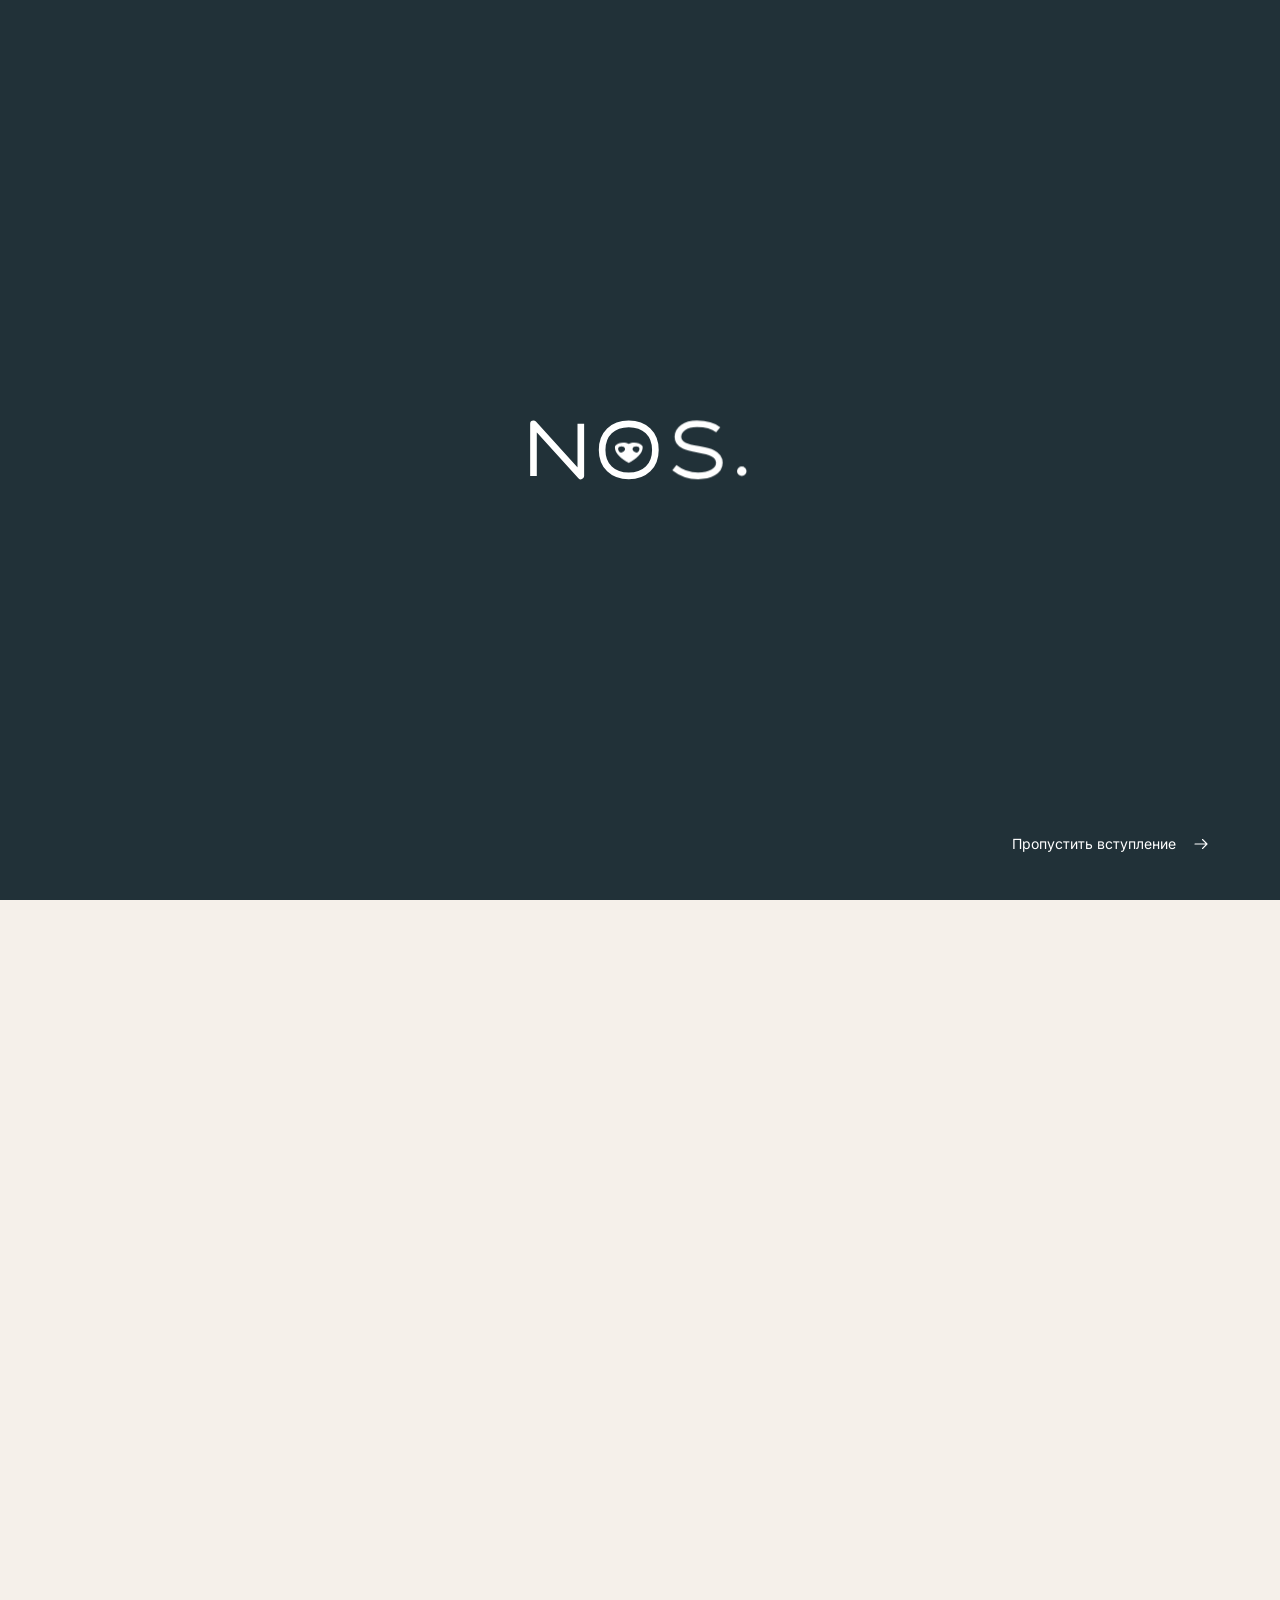
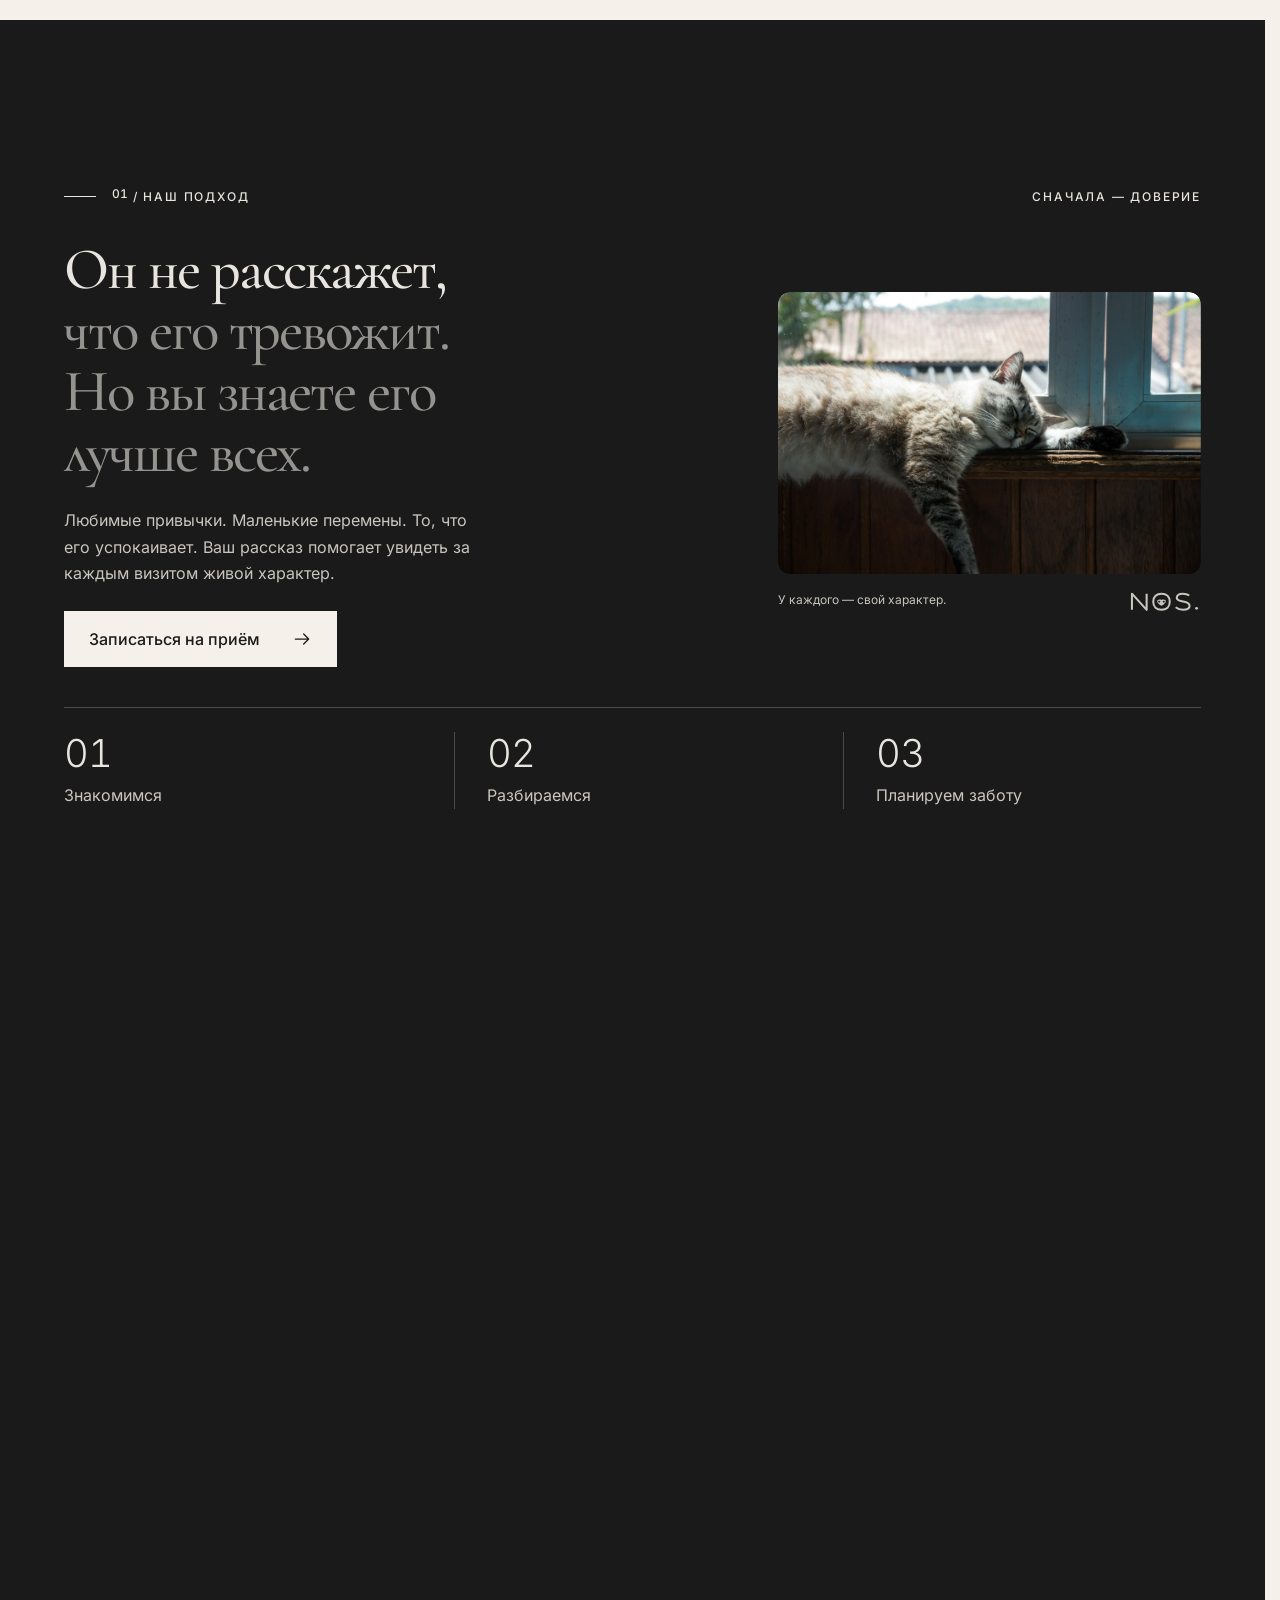
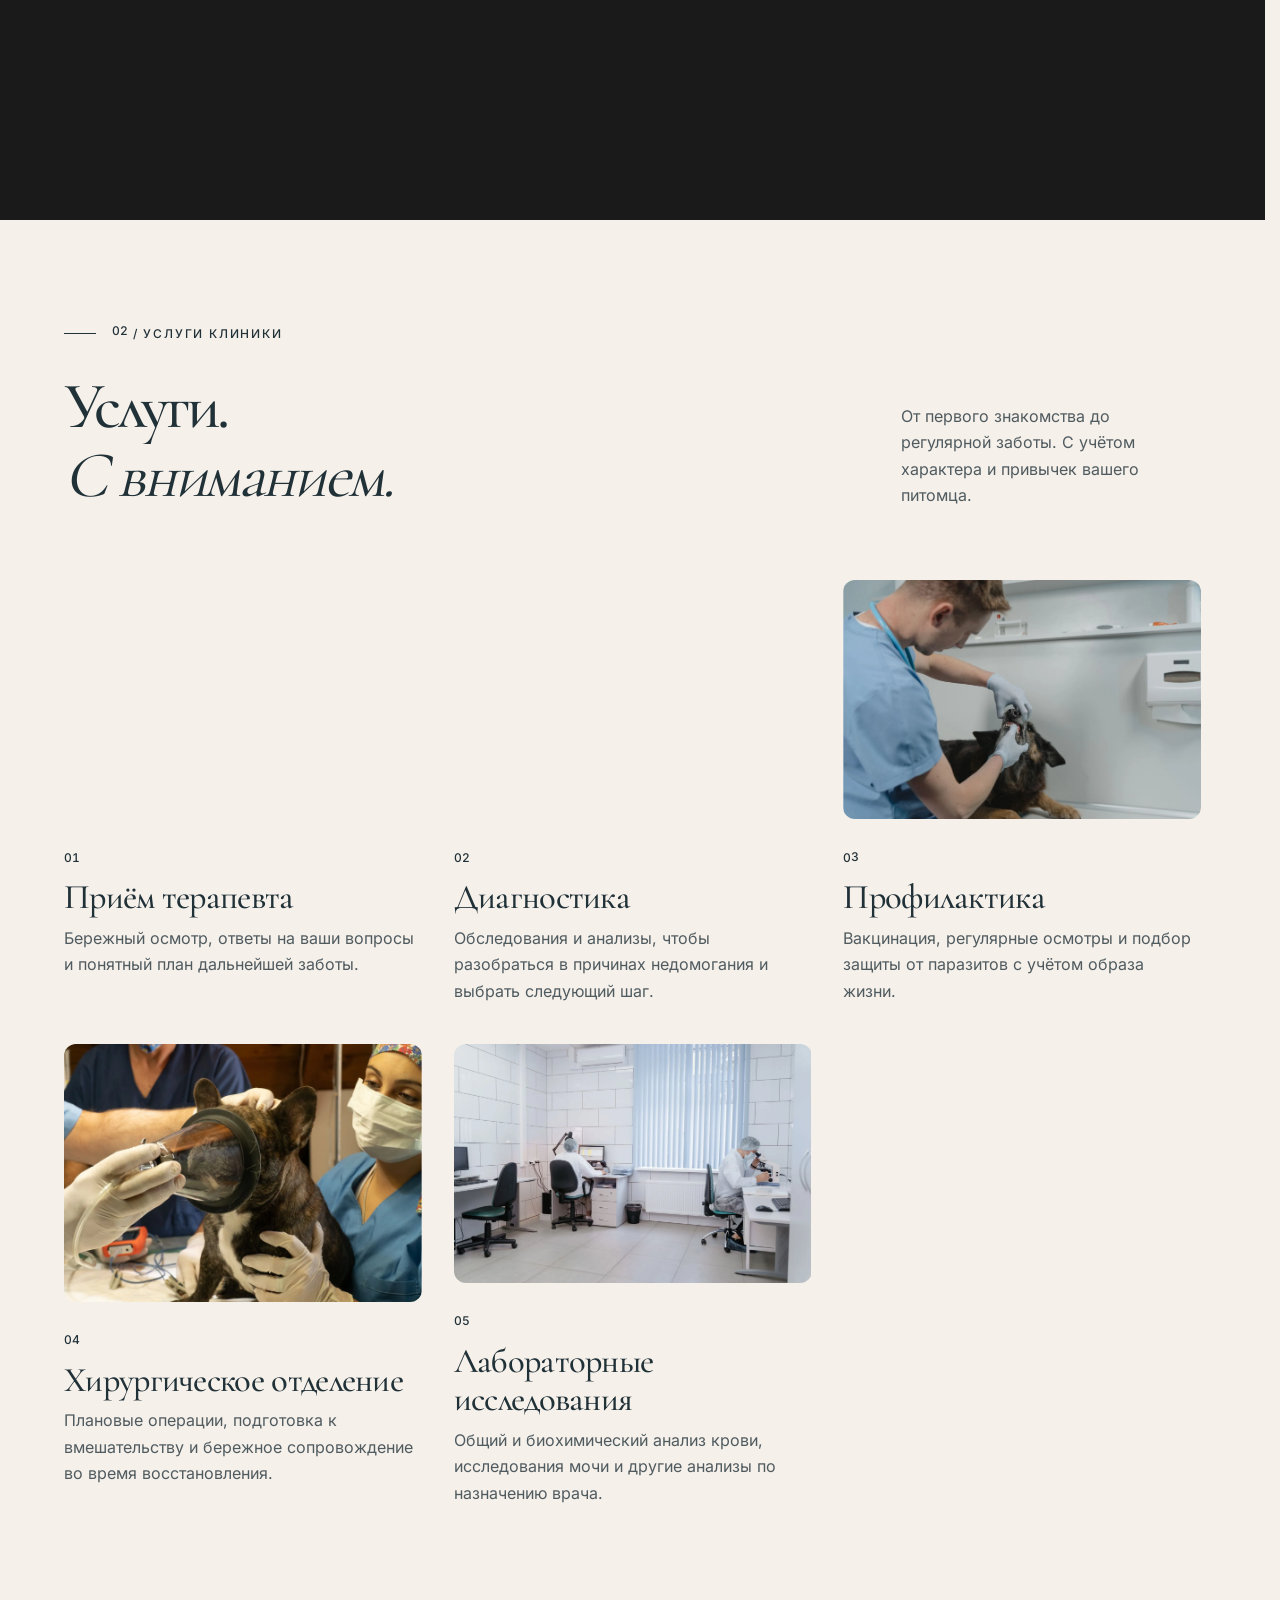
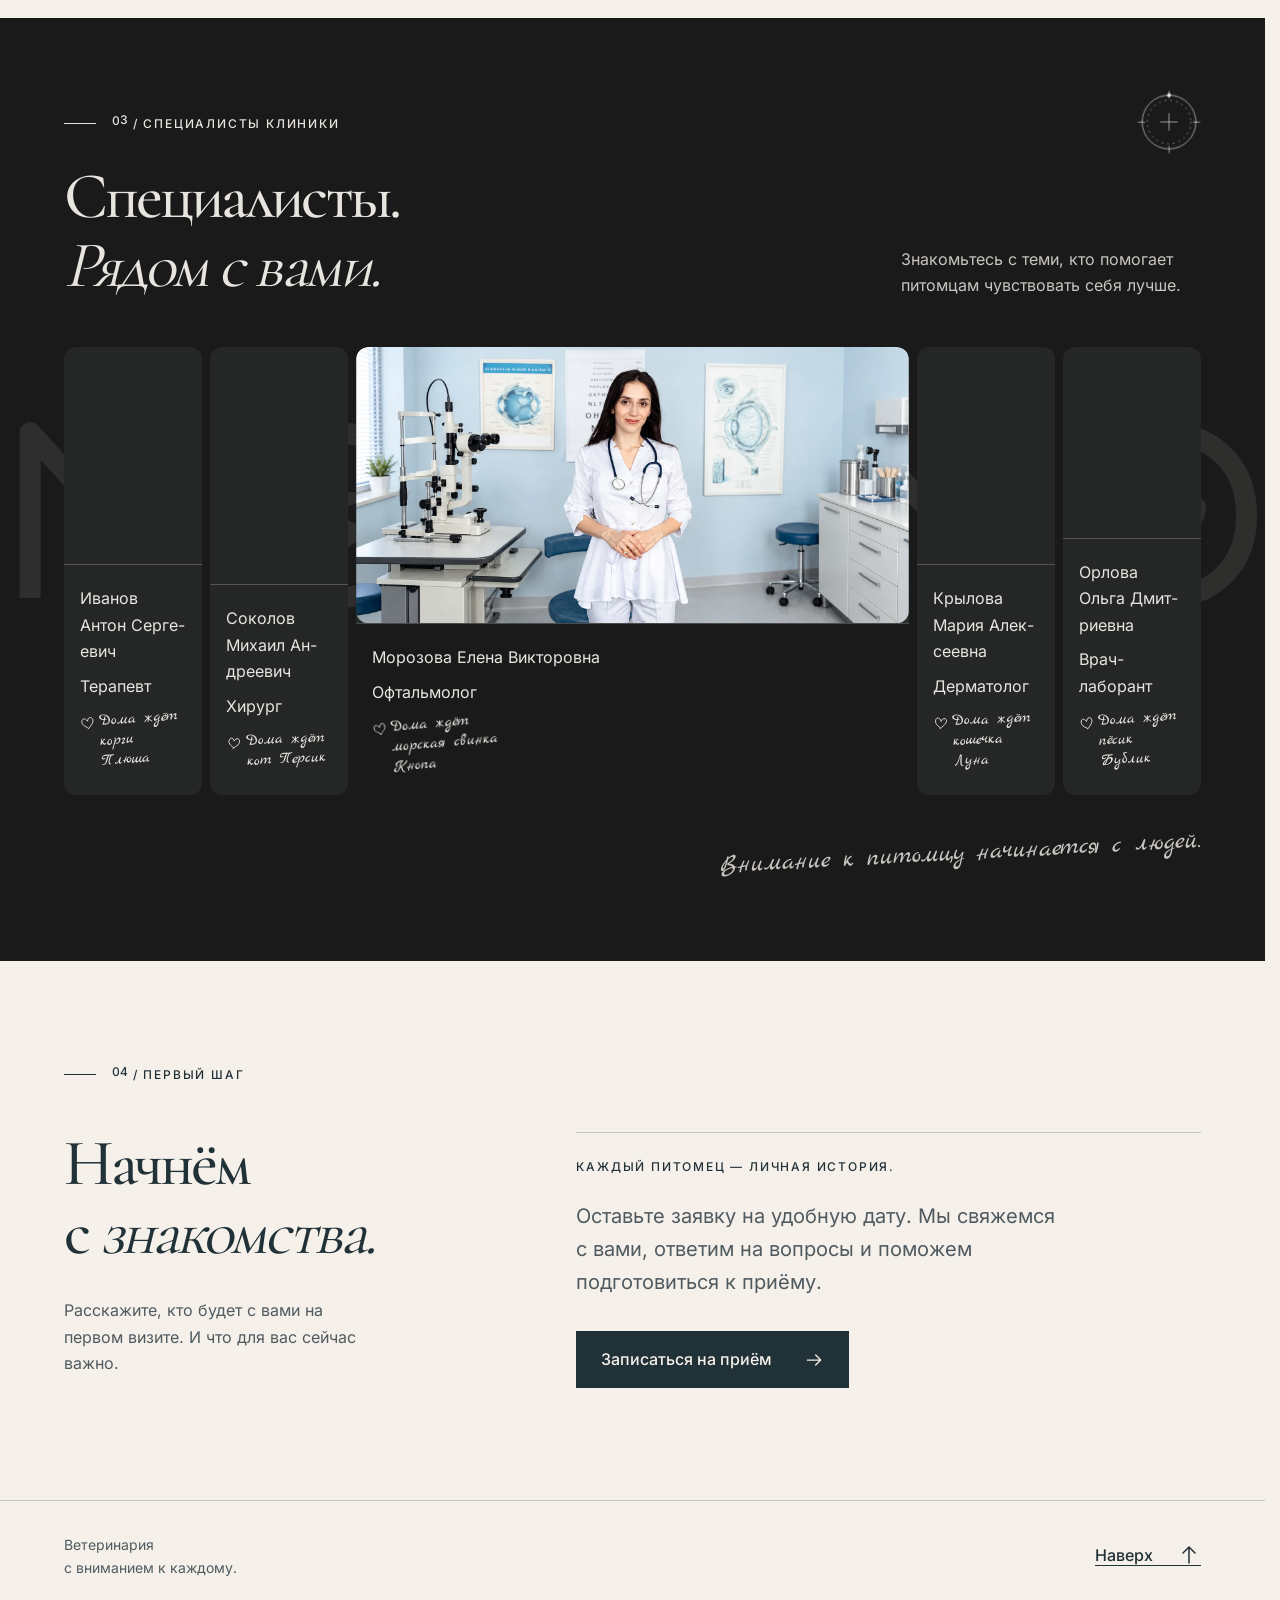
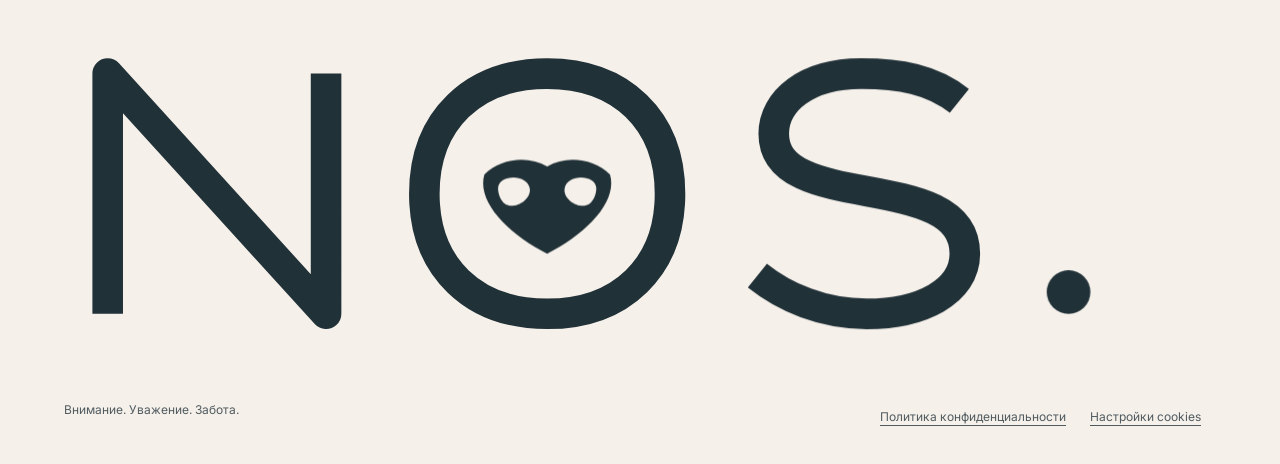
<file: index.html>
<!doctype html>
<html lang="ru" data-site-ready="false"><head>
  <meta charset="utf-8">
  <meta name="viewport" content="width=device-width, initial-scale=1">
  <title>NOS. — забота, равная любви</title>
  <link rel="icon" href="assets/brand/nos-wordmark.svg" type="image/svg+xml">
  <link rel="stylesheet" href="assets/privacy.css">
  <link rel="stylesheet" href="assets/motion.css">
  <script src="assets/site-config.js" defer></script>
  <script src="assets/privacy.js" defer></script>
  <script src="assets/motion.js" defer></script>
<meta name="description" content="NOS. — внимание к каждой детали жизни вашего питомца. Знакомство, забота и бережный подход."><meta name="theme-color" content="#f5f0ea"><style>/* OD-LAYOUT-PRIMITIVES v1 — structure only: display, flex/grid, overflow, wrapping, ratio.
   Put this @layer first; product CSS outside the layer always wins. */
@layer od-layout {
  :where(.od-stack,.od-row,.od-row-top,.od-cluster,.od-grid,.od-field,.od-stat,.od-cell,.od-tile) > :where(*) { min-width: 0; }

  /* containers */
  .od-stack   { display: flex; flex-direction: column; gap: var(--od-gap, 8px); }
  .od-row     { display: flex; align-items: center; gap: var(--od-gap, 8px); }
  .od-row-top { display: flex; align-items: flex-start; gap: var(--od-gap, 8px); }
  .od-cluster { display: flex; flex-wrap: wrap; align-items: center; gap: var(--od-gap, 8px); }
  .od-fill    { flex: 1 1 0; min-width: 0; }
  .od-fixed   { flex: none; }
  .od-grid    { display: grid; gap: var(--od-gap, 12px); grid-template-columns: repeat(var(--od-cols, 3), minmax(0, 1fr)); }

  /* stacked information: each piece is its own line — never sibling inline spans */
  .od-stat, .od-field, .od-cell { display: grid; gap: var(--od-gap, 2px); }
  :where(.od-stat,.od-field,.od-cell) > :where(*) { display: block; }
  .od-tile { display: grid; grid-template-rows: auto 1fr; }
  :where(.od-tile) > :where(*) { display: block; }

  /* media keeps its intrinsic ratio by default; never a distorted or cropped
     cover by accident. height:auto lets the ratio win over an <img height="…">
     attribute. Cropping to a uniform box is an explicit opt-in: set --od-ratio
     AND add .od-media-cover together (per the core rule, only where a crop is
     deliberate — tile thumbs, decorative fills — never on full-frame content). */
  .od-media { display: block; width: 100%; height: auto; aspect-ratio: var(--od-ratio, auto); }
  .od-media-cover { object-fit: cover; }

  /* data text only — authored copy is rewritten to its budget instead */
  .od-truncate { display: block; max-width: 100%; overflow: hidden; white-space: nowrap; text-overflow: ellipsis; }
  .od-clamp-2, .od-clamp-3 { display: -webkit-box; -webkit-box-orient: vertical; overflow: hidden; overflow-wrap: anywhere; }
  .od-clamp-2 { -webkit-line-clamp: 2; }
  .od-clamp-3 { -webkit-line-clamp: 3; }
  .od-lines-2 { min-height: calc(2 * 1.4em); }   /* block-level reservation for a shared baseline */
  .od-nowrap  { white-space: nowrap; }           /* 数字+单位 · 价格+起 · 日期+星期 */
  .od-keep    { word-break: keep-all; overflow-wrap: anywhere; } /* CJK labels break at spaces / <wbr> first */

  /* screen skeleton (optional): bars take their own space, the middle scrolls — no padding guessed for chrome */
  .od-screen { display: grid; grid-template-rows: auto minmax(0, 1fr) auto; height: 100%; }
  .od-scroll { overflow-y: auto; overscroll-behavior: contain; min-height: 0; }

  /* horizontal rail: the next item peeks at the edge; trailing room survives overflow */
  .od-rail { display: flex; gap: var(--od-gap, 8px); overflow-x: auto; scroll-snap-type: x proximity; scrollbar-width: none;
             padding-inline: var(--od-rail-pad, 16px); scroll-padding-inline: var(--od-rail-pad, 16px); }
  .od-rail::-webkit-scrollbar { display: none; }
  :where(.od-rail) > :where(*) { flex: none; scroll-snap-align: start; }
  :where(.od-rail) > :where(:last-child) { margin-inline-end: var(--od-rail-pad, 16px); }

  .od-spacer { flex: none; visibility: hidden; pointer-events: none; }
  .od-touch  { min-width: 44px; min-height: 44px; }
}
/* /OD-LAYOUT-PRIMITIVES v1 */

/* cyrillic-ext */
@font-face {
  font-family: 'Cormorant Garamond';
  font-style: normal;
  font-weight: 400;
  font-display: swap;
  src: url(assets/fonts/cormorant-garamond-cyrillic-ext-400.woff2) format('woff2');
  unicode-range: U+0460-052F, U+1C80-1C8A, U+20B4, U+2DE0-2DFF, U+A640-A69F, U+FE2E-FE2F;
}
/* cyrillic */
@font-face {
  font-family: 'Cormorant Garamond';
  font-style: normal;
  font-weight: 400;
  font-display: swap;
  src: url(assets/fonts/cormorant-garamond-cyrillic-400.woff2) format('woff2');
  unicode-range: U+0301, U+0400-045F, U+0490-0491, U+04B0-04B1, U+2116;
}
/* latin */
@font-face {
  font-family: 'Cormorant Garamond';
  font-style: normal;
  font-weight: 400;
  font-display: swap;
  src: url(assets/fonts/cormorant-garamond-latin-400.woff2) format('woff2');
  unicode-range: U+0000-00FF, U+0131, U+0152-0153, U+02BB-02BC, U+02C6, U+02DA, U+02DC, U+0304, U+0308, U+0329, U+2000-206F, U+20AC, U+2122, U+2191, U+2193, U+2212, U+2215, U+FEFF, U+FFFD;
}
/* cyrillic-ext */
@font-face {
  font-family: 'Cormorant Garamond';
  font-style: normal;
  font-weight: 500;
  font-display: swap;
  src: url(assets/fonts/cormorant-garamond-cyrillic-ext-400.woff2) format('woff2');
  unicode-range: U+0460-052F, U+1C80-1C8A, U+20B4, U+2DE0-2DFF, U+A640-A69F, U+FE2E-FE2F;
}
/* cyrillic */
@font-face {
  font-family: 'Cormorant Garamond';
  font-style: normal;
  font-weight: 500;
  font-display: swap;
  src: url(assets/fonts/cormorant-garamond-cyrillic-400.woff2) format('woff2');
  unicode-range: U+0301, U+0400-045F, U+0490-0491, U+04B0-04B1, U+2116;
}
/* latin */
@font-face {
  font-family: 'Cormorant Garamond';
  font-style: normal;
  font-weight: 500;
  font-display: swap;
  src: url(assets/fonts/cormorant-garamond-latin-400.woff2) format('woff2');
  unicode-range: U+0000-00FF, U+0131, U+0152-0153, U+02BB-02BC, U+02C6, U+02DA, U+02DC, U+0304, U+0308, U+0329, U+2000-206F, U+20AC, U+2122, U+2191, U+2193, U+2212, U+2215, U+FEFF, U+FFFD;
}
/* cyrillic-ext */
@font-face {
  font-family: 'Cormorant Garamond';
  font-style: normal;
  font-weight: 600;
  font-display: swap;
  src: url(assets/fonts/cormorant-garamond-cyrillic-ext-400.woff2) format('woff2');
  unicode-range: U+0460-052F, U+1C80-1C8A, U+20B4, U+2DE0-2DFF, U+A640-A69F, U+FE2E-FE2F;
}
/* cyrillic */
@font-face {
  font-family: 'Cormorant Garamond';
  font-style: normal;
  font-weight: 600;
  font-display: swap;
  src: url(assets/fonts/cormorant-garamond-cyrillic-400.woff2) format('woff2');
  unicode-range: U+0301, U+0400-045F, U+0490-0491, U+04B0-04B1, U+2116;
}
/* latin */
@font-face {
  font-family: 'Cormorant Garamond';
  font-style: normal;
  font-weight: 600;
  font-display: swap;
  src: url(assets/fonts/cormorant-garamond-latin-400.woff2) format('woff2');
  unicode-range: U+0000-00FF, U+0131, U+0152-0153, U+02BB-02BC, U+02C6, U+02DA, U+02DC, U+0304, U+0308, U+0329, U+2000-206F, U+20AC, U+2122, U+2191, U+2193, U+2212, U+2215, U+FEFF, U+FFFD;
}
/* cyrillic-ext */
@font-face {
  font-family: 'Inter';
  font-style: normal;
  font-weight: 300;
  font-display: swap;
  src: url(assets/fonts/inter-cyrillic-ext-300.woff2) format('woff2');
  unicode-range: U+0460-052F, U+1C80-1C8A, U+20B4, U+2DE0-2DFF, U+A640-A69F, U+FE2E-FE2F;
}
/* cyrillic */
@font-face {
  font-family: 'Inter';
  font-style: normal;
  font-weight: 300;
  font-display: swap;
  src: url(assets/fonts/inter-cyrillic-300.woff2) format('woff2');
  unicode-range: U+0301, U+0400-045F, U+0490-0491, U+04B0-04B1, U+2116;
}
/* latin */
@font-face {
  font-family: 'Inter';
  font-style: normal;
  font-weight: 300;
  font-display: swap;
  src: url(assets/fonts/inter-latin-300.woff2) format('woff2');
  unicode-range: U+0000-00FF, U+0131, U+0152-0153, U+02BB-02BC, U+02C6, U+02DA, U+02DC, U+0304, U+0308, U+0329, U+2000-206F, U+20AC, U+2122, U+2191, U+2193, U+2212, U+2215, U+FEFF, U+FFFD;
}
/* cyrillic-ext */
@font-face {
  font-family: 'Inter';
  font-style: normal;
  font-weight: 400;
  font-display: swap;
  src: url(assets/fonts/inter-cyrillic-ext-300.woff2) format('woff2');
  unicode-range: U+0460-052F, U+1C80-1C8A, U+20B4, U+2DE0-2DFF, U+A640-A69F, U+FE2E-FE2F;
}
/* cyrillic */
@font-face {
  font-family: 'Inter';
  font-style: normal;
  font-weight: 400;
  font-display: swap;
  src: url(assets/fonts/inter-cyrillic-300.woff2) format('woff2');
  unicode-range: U+0301, U+0400-045F, U+0490-0491, U+04B0-04B1, U+2116;
}
/* latin */
@font-face {
  font-family: 'Inter';
  font-style: normal;
  font-weight: 400;
  font-display: swap;
  src: url(assets/fonts/inter-latin-300.woff2) format('woff2');
  unicode-range: U+0000-00FF, U+0131, U+0152-0153, U+02BB-02BC, U+02C6, U+02DA, U+02DC, U+0304, U+0308, U+0329, U+2000-206F, U+20AC, U+2122, U+2191, U+2193, U+2212, U+2215, U+FEFF, U+FFFD;
}
/* cyrillic-ext */
@font-face {
  font-family: 'Inter';
  font-style: normal;
  font-weight: 500;
  font-display: swap;
  src: url(assets/fonts/inter-cyrillic-ext-300.woff2) format('woff2');
  unicode-range: U+0460-052F, U+1C80-1C8A, U+20B4, U+2DE0-2DFF, U+A640-A69F, U+FE2E-FE2F;
}
/* cyrillic */
@font-face {
  font-family: 'Inter';
  font-style: normal;
  font-weight: 500;
  font-display: swap;
  src: url(assets/fonts/inter-cyrillic-300.woff2) format('woff2');
  unicode-range: U+0301, U+0400-045F, U+0490-0491, U+04B0-04B1, U+2116;
}
/* latin */
@font-face {
  font-family: 'Inter';
  font-style: normal;
  font-weight: 500;
  font-display: swap;
  src: url(assets/fonts/inter-latin-300.woff2) format('woff2');
  unicode-range: U+0000-00FF, U+0131, U+0152-0153, U+02BB-02BC, U+02C6, U+02DA, U+02DC, U+0304, U+0308, U+0329, U+2000-206F, U+20AC, U+2122, U+2191, U+2193, U+2212, U+2215, U+FEFF, U+FFFD;
}
/* cyrillic-ext */
@font-face {
  font-family: 'Inter';
  font-style: normal;
  font-weight: 600;
  font-display: swap;
  src: url(assets/fonts/inter-cyrillic-ext-300.woff2) format('woff2');
  unicode-range: U+0460-052F, U+1C80-1C8A, U+20B4, U+2DE0-2DFF, U+A640-A69F, U+FE2E-FE2F;
}
/* cyrillic */
@font-face {
  font-family: 'Inter';
  font-style: normal;
  font-weight: 600;
  font-display: swap;
  src: url(assets/fonts/inter-cyrillic-300.woff2) format('woff2');
  unicode-range: U+0301, U+0400-045F, U+0490-0491, U+04B0-04B1, U+2116;
}
/* latin */
@font-face {
  font-family: 'Inter';
  font-style: normal;
  font-weight: 600;
  font-display: swap;
  src: url(assets/fonts/inter-latin-300.woff2) format('woff2');
  unicode-range: U+0000-00FF, U+0131, U+0152-0153, U+02BB-02BC, U+02C6, U+02DA, U+02DC, U+0304, U+0308, U+0329, U+2000-206F, U+20AC, U+2122, U+2191, U+2193, U+2212, U+2215, U+FEFF, U+FFFD;
}
/* latin */
@font-face {
  font-family: 'Syne';
  font-style: normal;
  font-weight: 400;
  font-display: swap;
  src: url(assets/fonts/syne-latin-400.woff2) format('woff2');
  unicode-range: U+0000-00FF, U+0131, U+0152-0153, U+02BB-02BC, U+02C6, U+02DA, U+02DC, U+0304, U+0308, U+0329, U+2000-206F, U+20AC, U+2122, U+2191, U+2193, U+2212, U+2215, U+FEFF, U+FFFD;
}
/* latin */
@font-face {
  font-family: 'Syne';
  font-style: normal;
  font-weight: 700;
  font-display: swap;
  src: url(assets/fonts/syne-latin-400.woff2) format('woff2');
  unicode-range: U+0000-00FF, U+0131, U+0152-0153, U+02BB-02BC, U+02C6, U+02DA, U+02DC, U+0304, U+0308, U+0329, U+2000-206F, U+20AC, U+2122, U+2191, U+2193, U+2212, U+2215, U+FEFF, U+FFFD;
}
/* latin */
@font-face {
  font-family: 'Syne';
  font-style: normal;
  font-weight: 800;
  font-display: swap;
  src: url(assets/fonts/syne-latin-400.woff2) format('woff2');
  unicode-range: U+0000-00FF, U+0131, U+0152-0153, U+02BB-02BC, U+02C6, U+02DA, U+02DC, U+0304, U+0308, U+0329, U+2000-206F, U+20AC, U+2122, U+2191, U+2193, U+2212, U+2215, U+FEFF, U+FFFD;
}

/* Caveat / The Caveat Project Authors. SIL OFL 1.1: assets/fonts/Caveat-OFL.txt.
   Source: https://github.com/google/fonts/tree/main/ofl/caveat */
@font-face {
 font-family: 'Caveat';
 font-style: normal;
 font-weight: 400 700;
 font-display: swap;
 src: url(assets/fonts/caveat-variable.ttf) format('truetype');
}


/* Bad Script / The Bad Script Project Authors. SIL OFL 1.1: assets/fonts/BadScript-OFL.txt.
   Source: https://github.com/google/fonts/tree/main/ofl/badscript */
@font-face {
 font-family: 'Bad Script';
 font-style: normal;
 font-weight: 400;
 font-display: swap;
 src: url(assets/fonts/bad-script-regular.ttf) format('truetype');
}


/* Comforter / The Comforter Project Authors. SIL OFL 1.1: assets/fonts/Comforter-OFL.txt.
   Source: https://github.com/google/fonts/tree/main/ofl/comforter */
@font-face {
 font-family: 'Comforter';
 font-style: normal;
 font-weight: 400;
 font-display: swap;
 src: url(assets/fonts/comforter-regular.ttf) format('truetype');
}

/* Marck Script / Denis Masharov. SIL OFL 1.1: assets/fonts/MarckScript-OFL.txt.
   Source: https://github.com/google/fonts/tree/main/ofl/marckscript */
@font-face {
 font-family: 'Marck Script';
 font-style: normal;
 font-weight: 400;
 font-display: swap;
 src: url(assets/fonts/marck-script-regular.ttf) format('truetype');
}

:root{--paper:#f5f0ea;--ink:#213138;--dark:#1a1a1a;--chalk:#e8e4df;--muted:#505b60;--line:rgba(33,49,56,.22);--dark-line:rgba(232,228,223,.24);--display:'Cormorant Garamond',Georgia,serif;--body:'Inter',sans-serif;--brand:'Syne',sans-serif;--page-pad:64px;--radius:12px;--speed:240ms;--nav-book-underline-offset:12px;--ease:cubic-bezier(.22,1,.36,1);--motion-ease:cubic-bezier(.22,.61,.36,1);--scene-transition:400ms;--lower-enter:24px;--lower-stagger:40ms;--lower-travel:64px;--panel-duration:280ms;--rich-line-enter:32px;--heading-travel:24px;--rich-turn:.75;--gallery-turn-limit:.4;--number-duration:2000ms;--digit-height:1.1em;--orbit-duration:22s;--marquee-duration:28s;--hero-scale:1;--hero-shift:0px;--hero-opacity:1;--hero-text-shift:0px}
*{box-sizing:border-box}html{scroll-behavior:smooth;scroll-padding-top:104px}body{margin:0;background:var(--paper);color:var(--ink);font:400 16px/1.65 var(--body);overflow-x:clip}
button,input,select{font:inherit}button,a,summary{touch-action:manipulation}button{color:inherit;cursor:pointer;background:none;border:0}a{color:inherit;text-decoration:none}h1,h2,h3,p,figure{margin:0}img{display:block;max-width:100%}button:disabled{cursor:wait;opacity:.65}::selection{background:var(--ink);color:var(--paper)}:focus-visible{outline:2px solid currentColor;outline-offset:6px}[hidden]{display:none!important}
svg{display:block;width:24px;height:24px;fill:none;stroke:currentColor;stroke-width:1.5;stroke-linecap:round;stroke-linejoin:round;flex:none}
.container{padding-inline:var(--page-pad);max-width:1600px;margin-inline:auto}.eyebrow{font-size:12px;letter-spacing:.15em;text-transform:uppercase;font-weight:500;line-height:1.6}.display{font-family:var(--display);font-weight:500;letter-spacing:-.045em;line-height:.98;text-wrap:balance}.display em{font-weight:400}
.section-label{display:flex;align-items:center;gap:16px}.section-label::before{content:'';display:block;width:32px;height:1px;background:currentColor}
.text-link{display:inline-flex;align-items:center;justify-content:space-between;gap:24px;min-height:44px;border-bottom:1px solid currentColor;font-weight:500}
.primary-button{display:inline-flex;align-items:center;justify-content:space-between;gap:32px;min-height:56px;padding:16px 24px;background:var(--ink);color:var(--paper);border:1px solid var(--ink);font-size:16px;font-weight:500;line-height:1.4;transition:background var(--speed),transform var(--speed)}.primary-button svg{width:20px;height:20px}
.icon-button{display:flex;align-items:center;justify-content:center;min-width:48px;min-height:48px;border:1px solid var(--line)}.skip-link{position:fixed;left:16px;top:16px;z-index:300;padding:16px;background:var(--ink);color:white;transform:translateY(-160%)}.skip-link:focus{transform:none}
@media(hover:hover){.text-link:hover{border-bottom-width:2px}.primary-button:hover{background:var(--dark);transform:translateY(-2px)}.icon-button:hover{background:var(--ink);color:var(--paper)}}
/* NOS: original monoline lettering with a small pet-nose signature. */
:root{--nos-stroke:5.6;--nos-size-nav:144px;--nos-size-intro:232px;--nos-size-caption:72px;--nos-footer-width:3.8em;--nos-ticker-width:3.2em;--nos-ticker-gap:.4em}
.nos-mark{display:block;width:100%;height:auto;max-width:100%;fill:none;stroke:currentColor;stroke-width:var(--nos-stroke);stroke-linecap:butt;stroke-linejoin:round;flex:none;overflow:visible}.nos-mark .nos-nose{fill:currentColor;stroke:none}.nos-mark .nos-glyph{transform-box:fill-box;transform-origin:50% 80%}
.nav-logo{width:var(--nos-size-nav);flex:none}.brand-lockup{min-height:44px}.pre-word>.nos-mark{width:var(--nos-size-intro)}.pre-word .l{transition:opacity var(--speed) ease-out}.nos-caption-logo{width:var(--nos-size-caption);flex:none}.footer-brand>.nos-mark{width:min(100%,var(--nos-footer-width))}
.ticker-track>span{display:flex;align-items:center;gap:var(--nos-ticker-gap);padding-right:var(--nos-ticker-gap)}.ticker-track .nos-mark{width:var(--nos-ticker-width);max-width:none}
@media(max-width:767px){:root{--nos-size-nav:112px}}
/* Velar seed: typewriter, lifting overlay and entrance timing. */
@keyframes blink{0%,100%{opacity:1}50%{opacity:0}}
.preloader{position:fixed;inset:0;z-index:100;background:var(--ink);color:white;display:none;align-items:center;justify-content:center;transition:transform 1.5s cubic-bezier(.45,0,.15,1)}.js .preloader{display:flex}
.pre-word{font-family:var(--brand);font-size:2.6rem;letter-spacing:-.02em;display:inline-flex;align-items:center;font-weight:700}.intro-done .pre-word .nos-nose{animation-play-state:paused,paused}
.skip-intro{position:absolute;bottom:32px;right:var(--page-pad);display:flex;align-items:center;gap:16px;min-height:48px;color:white;font-size:14px}.skip-intro svg{width:18px}.intro-done .preloader{visibility:hidden;pointer-events:none}
/* Fixed chrome reserves space in the first screen. */
.nav{position:fixed;top:0;left:0;right:0;z-index:50;color:var(--ink);background:var(--paper);transition:color .35s ease,background .35s ease}.nav.on-dark{color:var(--chalk);background:var(--dark)}
.nav-inner{min-height:96px;display:flex;align-items:center;justify-content:space-between;gap:32px}.nav-logo{font:700 32px/1 var(--brand);letter-spacing:-.06em;display:block}.nav-logo .dot{font-weight:800}
.brand-lockup{display:flex;align-items:center;gap:24px}.brand-descriptor{display:block;font-size:10px;line-height:1.4;letter-spacing:.14em;text-transform:uppercase;padding-left:24px;border-left:1px solid currentColor}
.nav-links{display:flex;align-items:center;gap:32px}.nav-links a{min-height:44px;display:flex;align-items:center;font-size:13px;font-weight:500}.nav-actions{display:flex;align-items:center;gap:32px}.nav-book{position:relative;display:flex;align-items:center;gap:16px;min-height:44px;font-size:13px;border-bottom:1px solid transparent}.nav-book::after,.footer-top .text-link::after{content:'';position:absolute;left:0;bottom:calc(var(--nav-book-underline-offset) - 1px);width:100%;height:1px;background:currentColor;pointer-events:none}
.nav-toggle{display:flex;flex-direction:column;justify-content:center;align-items:flex-end;gap:8px;min-width:48px;min-height:48px;padding:8px}.nav-toggle .ln{display:block;width:28px;height:1px;background:currentColor;transition:transform var(--speed)}.nav-progress{display:block;transform:scaleX(0);transform-origin:left;width:100%;height:1px;background:currentColor;opacity:.55;will-change:transform}
@media(min-width:1024px){.nav-toggle{display:none}}
@media(hover:hover){.nav-links a:hover{text-decoration:underline;text-underline-offset:6px}.nav-toggle:hover .ln.top{transform:scaleX(.72)}}
/* Seed centerpiece becomes a photographic scene in a normal-flow sticky region. */
.hero-sequence{height:180svh;position:relative}.hero{position:sticky;top:0;min-height:100svh;height:100svh;display:flex;flex-direction:column;padding-top:112px;padding-bottom:24px;background:var(--paper);overflow:clip}
.hero-content{flex:1;display:grid;grid-template-columns:repeat(2,minmax(0,1fr));align-items:center;gap:48px;width:100%;max-width:1200px;margin-inline:auto;min-height:0}.hero-text-block{opacity:var(--hero-opacity);transform:translateY(var(--hero-text-shift))}.js:not(.hero-revealed) .hero-text-block{opacity:0;transform:translateY(-28px)}.hero-revealed .hero-text-block{transition:opacity .7s var(--ease),transform .7s var(--ease)}.intro-done .hero-text-block{transition:none}
.hero-own-the{margin-bottom:24px}.hero h1{font-size:clamp(72px,7.6vw,124px);color:#000}.hero h1>span{display:block}.hero h1 em{white-space:nowrap}.hero-description{max-width:34ch;margin-top:32px;color:var(--muted)}.hero-cta{margin-top:32px}.hero-note{display:flex;align-items:center;gap:12px;margin-top:24px;font-size:12px}.hero-note::before{content:'';display:block;width:6px;height:6px;border:1px solid var(--ink);border-radius:50%}
.hero-visual{position:relative;width:100%;max-width:min(100%,calc(70svh * 3677 / 5536));justify-self:center;aspect-ratio:3677/5536;background:#050505;overflow:clip;border-radius:var(--radius)}.hero-visual-inner{width:100%;transform:translate3d(0,var(--hero-shift),0) scale(var(--hero-scale));transform-origin:50% 50%;will-change:transform}.hero-visual img{width:100%;height:auto;aspect-ratio:3677/5536}
.js:not(.photo-lifted) .hero-visual-inner{transform:translate3d(0,102vh,0) scale(1)}.photo-lifted:not(.intro-done) .hero-visual-inner{transform:translate3d(0,0,0) scale(1);transition:transform 1.5s cubic-bezier(.45,0,.15,1) .4s}.hero-photo-label{position:absolute;top:24px;left:24px;color:white;display:block;font-size:10px;letter-spacing:.16em}
.hero-footer{display:flex;justify-content:space-between;align-items:center;gap:24px;margin-top:24px;padding-top:16px}.hero-footer p{font-size:12px;color:var(--muted)}.scroll-link{display:flex;align-items:center;gap:16px;min-height:44px;font-size:12px;letter-spacing:.12em;text-transform:uppercase}.scroll-link svg{width:16px;height:16px}.hero-index{font-size:12px;font-variant-numeric:tabular-nums}
/* The requested hero copy keeps the existing display face and line reveals. */
.hero-nose{--hero-title-size:clamp(56px,6.2vw,96px);--hero-phrase-gap:10px}.hero.hero-nose h1{font-size:var(--hero-title-size)}.hero-nose #heroTitle>span:first-child{margin-bottom:var(--hero-phrase-gap)}.hero-nose .hero-photo-label{color:var(--chalk)}.hero-photo-heart{--hero-heart-size:calc(var(--specialist-heart-size) * 3);width:var(--hero-heart-size);height:var(--hero-heart-size);stroke-width:var(--specialist-heart-stroke);transform:rotate(var(--specialist-heart-tilt));transform-origin:center;overflow:visible}
@media(min-width:768px){.hero-nose .hero-description,.hero-nose .hero-cta{margin-top:24px}.hero-nose .hero-note{margin-top:16px}}
@media(max-width:767px){.hero-nose{--hero-title-size:56px}}
/* Seed's 200vh pinned dark band and count-up, now truthful stages of care. */
.s2-outer{position:relative;height:200svh;background:var(--dark);color:var(--chalk)}.s2-section{position:sticky;top:0;min-height:100svh;height:100svh;display:flex;flex-direction:column;justify-content:center}.s2-content{padding-block:120px 64px}
.approach-top{display:flex;justify-content:space-between;gap:32px;margin-bottom:48px}.approach-top .eyebrow:last-child{opacity:.8}.approach-main{display:grid;grid-template-columns:1.2fr .8fr;align-items:center;gap:80px}.s2-statement{font:500 clamp(48px,4.6vw,72px)/1.04 var(--display);letter-spacing:-.035em;max-width:16ch}.statement-line{display:block;color:var(--chalk);opacity:.6}.statement-line.is-lit{opacity:1}.approach-description{color:#c8c4bf;max-width:42ch;margin-top:24px}
.approach-photo{width:100%;position:relative}.approach-photo img{border-radius:var(--radius);transform:translate3d(0,var(--approach-shift,0px),0);will-change:transform}.approach-photo figcaption{display:flex;justify-content:space-between;gap:16px;margin-top:16px;color:#c8c4bf;font-size:12px}
.s2-stats-row{margin-top:64px;display:grid;grid-template-columns:repeat(3,minmax(0,1fr));gap:32px;padding-top:32px;border-top:1px solid var(--dark-line)}.s2-stat{--od-gap:8px}.s2-stat+.s2-stat{border-left:1px solid var(--dark-line);padding-left:32px}.s2-num{font:300 clamp(32px,3vw,48px)/1.1 var(--body);white-space:nowrap;letter-spacing:-.04em}.s2-label{font-size:16px;color:#cbc6bf}
.services{padding-block:104px 112px}.section-heading{display:flex;align-items:flex-end;justify-content:space-between;gap:48px;margin-top:32px;margin-bottom:64px}.section-heading h2{font-size:clamp(48px,5.1vw,80px)}.section-heading p{max-width:30ch;color:var(--muted)}
/* Team: full-frame portraits and personal stories continue the existing palette. */
:root{--doctor-grid-gap:32px;--doctor-card-gap:24px;--doctor-detail-gap:8px;--doctor-text-gap:8px;--doctor-name-size:clamp(32px,2.7vw,40px);--doctor-body-size:16px;--doctor-travel:16px;--pet-note-font:"Marck Script","Comforter","Caveat",var(--display);--pet-note-size:clamp(20px,1.6vw,22px);--pet-note-angle:-5deg;--pet-note-pad:8px;--pet-heart-angle:-8deg;--pet-note-weight:400;--pet-note-leading:1.2;--doctor-note-gap:calc(var(--doctor-card-gap) / 2);--pet-heart-size:20px;--pet-heart-stroke:.85}
.doctor-grid{--od-cols:3;--od-gap:var(--doctor-grid-gap);align-items:stretch}
.doctor-card{gap:var(--doctor-card-gap);min-width:0}
.doctor-portrait{padding-block:calc(var(--doctor-travel) / 2)}
.doctor-portrait img{border-radius:var(--radius)}
.doctor-card-body{--od-gap:var(--doctor-note-gap)}
.doctor-info{--od-gap:var(--doctor-text-gap)}
.doctor-info h3{font:500 var(--doctor-name-size)/1.12 var(--display);letter-spacing:-.02em;text-wrap:balance;overflow-wrap:break-word}
.doctor-specialty,.doctor-home,.doctor-note{font-size:var(--doctor-body-size);line-height:1.65}
.doctor-specialty{color:var(--muted)}
.doctor-home{--od-gap:var(--doctor-detail-gap);margin-top:0;padding-top:var(--doctor-note-gap);border-top:1px solid var(--line);color:var(--muted)}
.doctor-home .doctor-heart{width:var(--pet-heart-size);height:var(--pet-heart-size);margin-top:var(--pet-note-pad);stroke-width:var(--pet-heart-stroke);overflow:visible;transform:rotate(var(--pet-heart-angle));transform-origin:center}.doctor-heart path{vector-effect:non-scaling-stroke}
.doctor-home p{min-width:0;width:fit-content;max-width:100%;padding-block:var(--pet-note-pad);font:var(--pet-note-weight) var(--pet-note-size)/var(--pet-note-leading) var(--pet-note-font);text-wrap:pretty;transform:rotate(var(--pet-note-angle));transform-origin:left center}
.doctor-card:nth-child(2){--pet-note-angle:-4deg;--pet-heart-angle:11deg}
.doctor-card:nth-child(3){--pet-note-angle:-6deg;--pet-heart-angle:-13deg}
.doctor-note{max-width:74ch;margin-top:48px;color:var(--muted);text-wrap:pretty}
@media(min-width:768px) and (max-width:1023px){.doctor-grid{--od-cols:2;--doctor-grid-gap:24px}.doctor-grid>.service-card:last-child:nth-child(odd){grid-column:1/-1;justify-self:center;width:calc((100% - var(--doctor-grid-gap)) / 2)}}
@media(max-width:767px){.doctor-grid{--od-cols:1;--doctor-grid-gap:40px}.doctor-note{margin-top:40px}}
/* Velar accordion: full-frame photographs, keyboard selection and detail. */
.s3-gallery-section{position:relative;background:var(--dark);color:var(--chalk);padding-block:96px 104px;overflow:clip}.gallery-heading{position:relative;z-index:1;margin-bottom:48px}.gallery-heading .section-heading{margin-bottom:0}.gallery-heading .section-heading p{color:#c8c4bf}
.s3-ticker-wrap{position:absolute;top:40%;left:0;width:100%;pointer-events:none;user-select:none;overflow:clip}.ticker-track{display:flex;transform:translateX(var(--ticker-shift,0px));will-change:transform}.ticker-track span{font:800 clamp(120px,18vw,280px)/1 var(--brand);white-space:nowrap;letter-spacing:-.06em;opacity:.065;padding-right:.3em}.s3-gallery-content{position:relative;z-index:1}
.gallery-expand-row{display:flex;gap:8px;min-width:0}.gallery-expand-item{display:grid;grid-template-rows:minmax(0,1fr) auto;flex:1 1 0%;min-width:0;height:448px;background:#252626;color:var(--chalk);border-radius:var(--radius);padding:0;overflow:clip;text-align:left;transition:flex-grow var(--scene-transition) var(--motion-ease),background var(--speed)}.gallery-expand-item.is-active{flex:4 1 0%;background:#292c2d}
.gallery-media{display:grid;place-items:center;width:100%;min-height:0}.gallery-media img{width:auto;height:auto;max-width:100%;max-height:100%;object-fit:contain}.gallery-caption{display:flex;flex-wrap:wrap;justify-content:space-between;align-items:center;gap:8px;padding:20px 16px;min-height:64px;border-top:1px solid var(--dark-line);font-size:16px}.gallery-caption .photo-number{font-size:12px}.gallery-caption svg{width:18px;height:18px}.gallery-expand-item:not(.is-active) .gallery-caption svg{display:none}
.gallery-note{display:flex;justify-content:space-between;align-items:center;gap:24px;margin-top:24px;color:#c8c4bf;font-size:12px}.gallery-note p{max-width:65ch}
.gallery-note>.gallery-handwritten-note{--gallery-note-tilt:-3deg;display:block;width:fit-content;max-width:100%;margin-inline-start:auto;font:400 calc(var(--specialist-pet-size) + 10px)/var(--specialist-pet-leading) var(--pet-note-font);text-align:right;text-wrap:pretty;transform:rotate(var(--gallery-note-tilt));transform-origin:right center}

.booking{padding-block:104px 112px}.booking-layout{display:grid;grid-template-columns:.8fr 1.2fr;gap:96px;margin-top:48px;align-items:start}.booking-intro h2{font-size:clamp(48px,5.1vw,80px)}.booking-intro>p{max-width:30ch;color:var(--muted);margin-top:32px}.booking-aside{margin-top:48px;padding-top:24px;border-top:1px solid var(--line);display:grid;gap:8px}.booking-aside p{max-width:33ch;color:var(--muted)}
.booking-form{border-top:1px solid var(--line);padding-top:24px}.form-heading{font-size:16px;font-weight:500;margin-bottom:8px}.form-note{color:var(--muted);font-size:16px;line-height:1.6;max-width:52ch}.form-grid{display:grid;grid-template-columns:repeat(2,minmax(0,1fr));gap:24px;margin-top:32px}.form-field{--od-gap:8px;align-content:start}.form-field label{font-size:14px;font-weight:500}.form-field label span{font-size:12px;font-weight:400}
.form-field input,.form-field select{display:block;width:100%;min-width:0;min-height:56px;border:1px solid var(--line);border-radius:0;background:transparent;color:var(--ink);padding:12px 16px;font-size:16px;line-height:1.5}.form-field input:focus,.form-field select:focus{border-color:var(--ink)}.form-field input[aria-invalid=true],.form-field select[aria-invalid=true]{border:2px solid var(--ink)}.field-error{font-size:16px;font-weight:500;line-height:1.5}
.error-summary{border:2px solid var(--ink);padding:16px;margin-top:24px}.error-summary p{font-weight:600}.error-summary ul{margin:8px 0 0;padding-left:24px}.error-summary a{text-decoration:underline;text-underline-offset:3px}
.form-footer{margin-top:32px;display:flex;align-items:center;justify-content:space-between;gap:24px;flex-wrap:wrap}.required-note{font-size:12px;color:var(--muted)}.form-progress{margin-top:16px;font-size:16px}
.summary-panel{padding-top:24px;border-top:1px solid var(--line)}.summary-panel h3{font:500 48px/1 var(--display);letter-spacing:-.03em}.summary-panel>p{margin-top:16px;max-width:48ch;color:var(--muted)}.summary-list{margin:32px 0;display:grid;gap:16px}.summary-list>div{display:grid;grid-template-columns:1fr 1.4fr;gap:24px;padding-bottom:16px;border-bottom:1px solid var(--line)}.summary-list dt{color:var(--muted)}.summary-list dd{margin:0;overflow-wrap:anywhere}.summary-panel .text-link{margin-top:16px}
dialog{color:var(--ink);background:var(--paper);border:0;padding:0}dialog::backdrop{background:rgba(0,0,0,.75)}
.menu{max-width:none;max-height:none;width:100%;height:100%;margin:0}.menu-shell{min-height:100%;display:grid;grid-template-rows:auto 1fr auto;padding:24px var(--page-pad) 40px}.menu-top{display:flex;justify-content:space-between;align-items:center;gap:32px;min-height:64px}.menu-links{display:flex;flex-direction:column;justify-content:center;align-items:flex-start;gap:16px;padding-block:48px}.menu-links a{font:500 clamp(48px,7vw,104px)/1.05 var(--display);letter-spacing:-.035em;display:flex;align-items:center;gap:24px}.menu-links a .eyebrow{font-family:var(--body);letter-spacing:0;font-size:12px;align-self:center}.menu-footer{font-size:14px;color:var(--muted)}
@media(hover:hover){.menu-links a:hover{font-style:italic}}
.lightbox{max-width:1200px;width:calc(100% - 48px);max-height:94svh;overflow:auto;border-radius:var(--radius);background:var(--dark);color:var(--chalk)}.lightbox-top{display:flex;justify-content:space-between;align-items:center;gap:24px;padding:16px 24px}.lightbox-top .icon-button{border-color:var(--dark-line)}.lightbox-media{display:grid;place-items:center;background:#101111;padding:8px 24px}.lightbox-media img{width:auto;height:auto;max-width:100%;max-height:72svh;object-fit:contain}.lightbox-bottom{display:flex;justify-content:space-between;align-items:center;gap:24px;padding:16px 24px}.lightbox-bottom p{font-size:14px}.lightbox-controls{display:flex;gap:8px}.lightbox-controls .icon-button{border-color:var(--dark-line)}.photo-credit a{text-decoration:underline;text-underline-offset:4px}
footer{border-top:1px solid var(--line);padding-top:32px;padding-bottom:32px}.footer-top{display:flex;justify-content:space-between;gap:32px;align-items:center}.footer-top .text-link{position:relative;border-bottom:1px solid transparent}.footer-top p{font-size:14px;color:var(--muted)}.footer-brand{font:800 clamp(100px,22vw,352px)/.94 var(--brand);letter-spacing:-.07em;padding-top:40px;white-space:nowrap}.footer-bottom{display:flex;justify-content:space-between;align-items:flex-start;gap:32px;padding-top:32px;font-size:12px;color:var(--muted)}.credits{max-width:56ch}.credits summary{min-height:44px;cursor:pointer;list-style:none;text-decoration:underline;text-underline-offset:3px}.credits summary::-webkit-details-marker{display:none}.credits p{padding-top:8px}.credits a{text-decoration:underline;text-underline-offset:3px}
@media(hover:hover){.footer-top .text-link:hover::after{height:2px}}
.js .reveal{opacity:0;transform:translate3d(0,16px,0);transition:opacity var(--scene-transition) var(--motion-ease),transform var(--scene-transition) var(--motion-ease)}.js .reveal.is-visible{opacity:1;transform:none}.js .reveal:nth-child(2){transition-delay:40ms}.js .reveal:nth-child(3){transition-delay:80ms}
@media(min-width:1440px){.hero-content{grid-template-columns:repeat(2,minmax(0,1fr));gap:64px}.hero h1{font-size:clamp(112px,8vw,132px)}}
@media(max-width:1023px){
 :root{--page-pad:40px}.nav-links{display:none}.nav-actions{gap:24px}.brand-descriptor{display:none}.hero-content{gap:32px;grid-template-columns:repeat(2,minmax(0,1fr))}.hero h1{font-size:clamp(64px,8vw,84px)}.hero h1 em{white-space:normal}.hero-description{margin-top:24px;max-width:28ch}.hero-visual{max-width:100%}
 .approach-main{gap:48px;grid-template-columns:1.1fr .9fr}.s2-statement{font-size:48px}.section-heading{gap:32px}.booking-layout{gap:48px;grid-template-columns:.8fr 1.2fr}
 .gallery-expand-row{display:grid;grid-template-columns:repeat(2,minmax(0,1fr));gap:16px}.gallery-expand-item{height:auto;min-height:0;grid-template-rows:minmax(0,1fr) auto;transition:none}.gallery-expand-item:last-child:nth-child(odd){grid-column:1/-1;width:calc(50% - 8px);justify-self:center}.gallery-media{min-height:240px}.gallery-media img{width:100%;max-height:none}.gallery-caption{padding:16px}.gallery-expand-item:not(.is-active) .gallery-caption svg{display:block}
}
@media(max-width:767px){
 :root{--page-pad:24px}html{scroll-padding-top:88px}.nav-inner{min-height:80px;gap:16px}.nav-logo{font-size:28px}.nav-actions{gap:16px}.nav-book{font-size:12px;gap:8px}.nav-book svg{width:16px;height:16px}.nav-toggle{min-width:44px;min-height:44px}
 .hero-sequence{height:auto}.hero{position:relative;min-height:100svh;height:auto;padding-top:120px;padding-bottom:24px}.hero-content{grid-template-columns:1fr;gap:40px}.hero-own-the{margin-bottom:24px}.hero h1{font-size:clamp(64px,12vw,88px)}.hero h1 em{white-space:nowrap}.hero-description{max-width:32ch}.hero-cta{margin-top:24px}.hero-note{margin-top:16px}.hero-visual{justify-self:center;max-width:440px}.hero-footer{margin-top:24px}.hero-footer p{max-width:18ch}.hero-index{display:none}
 .s2-content{padding-block:112px 48px}.approach-top{margin-bottom:32px}.approach-top .eyebrow:last-child{display:none}.approach-main{grid-template-columns:1fr;gap:32px}.s2-statement{font-size:clamp(38px,7vw,52px);max-width:18ch}.approach-description{margin-top:24px}.approach-photo{max-width:440px}.s2-stats-row{gap:16px;margin-top:40px;padding-top:24px}.s2-stat+.s2-stat{padding-left:16px}.s2-num{font-size:32px}.s2-label{font-size:13px;line-height:1.5}.s2-outer{height:auto}.s2-section{position:relative;min-height:100svh;height:auto}
 .services{padding-block:72px}.section-heading{display:block;margin-top:24px;margin-bottom:40px}.section-heading h2{font-size:52px}.section-heading p{margin-top:24px;max-width:32ch}
 .s3-gallery-section{padding-block:72px}.gallery-heading{margin-bottom:40px}.gallery-expand-row{gap:8px}.gallery-expand-item:last-child:nth-child(odd){width:calc(50% - 4px)}.gallery-media{min-height:160px}.gallery-caption{padding:12px;gap:8px;min-height:72px;font-size:14px}.gallery-caption .photo-number{display:none}.gallery-caption svg{width:16px;height:16px}.gallery-note{display:block}.gallery-note>span{display:block;margin-top:16px}
 .booking{padding-block:72px}.booking-layout{grid-template-columns:1fr;gap:40px;margin-top:32px}.booking-intro h2{font-size:56px}.booking-intro>p{margin-top:24px}.booking-aside{margin-top:32px}.form-grid{gap:24px 16px}.form-footer{align-items:flex-start}.form-footer .primary-button{width:100%}.footer-top{align-items:flex-start}.footer-top p{max-width:20ch}.footer-brand{font-size:25vw;padding-top:32px}.footer-bottom{display:block;padding-top:24px}.footer-bottom>p{margin-top:16px}
 .menu-shell{padding-top:16px}.menu-links a{font-size:64px}.lightbox{width:calc(100% - 24px)}.lightbox-top,.lightbox-bottom{padding:16px}.lightbox-media{padding:0 8px}.lightbox-bottom{align-items:flex-start;gap:16px}.photo-credit{max-width:24ch}
}
@media(max-width:479px){.hero h1{font-size:64px}.form-grid{grid-template-columns:1fr}.gallery-caption{font-size:13px;flex-wrap:nowrap}.gallery-note{font-size:13px}.menu-links a{font-size:52px}.summary-list>div{grid-template-columns:1fr;gap:8px}}
@media(max-height:760px) and (min-width:768px){.hero-sequence,.s2-outer{height:auto}.hero,.s2-section{position:relative;height:auto;min-height:100svh}.hero-content{padding-block:24px}.hero-visual{max-width:min(100%,440px)}.s2-content{padding-block:120px 64px}}
html{scrollbar-gutter:stable}
.gallery-caption>span,.approach-photo figcaption>span{display:block}
@media(max-width:767px){
 .hero-content{gap:24px}
 .hero-text-block{display:contents}
 .hero-own-the{grid-row:1;margin:0}
 .hero h1{grid-row:2;font-size:56px}
 .hero-visual{grid-row:3}
 .hero-description{grid-row:4;margin:0}
 .hero-cta{grid-row:5;margin:0;justify-self:start}
 .hero-note{grid-row:6;margin:0}
 .js:not(.hero-revealed) .hero-text-block>*{opacity:0}
 .hero-revealed .hero-text-block>*{opacity:1;transition:opacity .7s var(--ease)}
}
@media(prefers-reduced-motion:reduce){html{scroll-behavior:auto}*,*::before,*::after{animation:none!important;transition:none!important;scroll-behavior:auto!important}.preloader{display:none!important}.hero-sequence,.s2-outer{height:auto}.hero,.s2-section{position:relative;height:auto;min-height:100svh}.hero-text-block,.hero-visual-inner,.reveal,.approach-photo img,.ticker-track{transform:none!important;opacity:1!important}.statement-line{opacity:1!important}}

/* Lower-page motion: full-frame photography, staggered reveals and native flow. */
.doctor-portrait img{transform:translate3d(0,var(--doctor-photo-shift,0px),0);will-change:transform}
.gallery-expand-row{transform:translate3d(0,var(--gallery-depth-shift,0px),0) rotate(var(--gallery-turn,0deg));will-change:transform}
#services .section-label::before,#booking .section-label::before{transform:scaleX(var(--lower-rule,1));transform-origin:left center;will-change:transform}
.js .reveal.lower-reveal{transform:translate3d(0,var(--lower-enter),0);transition-delay:var(--lower-delay,0ms)}
.js .reveal.lower-reveal.is-visible{transform:none}
.js .gallery-expand-item.lower-reveal{transition:flex-grow var(--scene-transition) var(--motion-ease),background var(--speed),opacity var(--scene-transition) var(--motion-ease),transform var(--scene-transition) var(--motion-ease);transition-delay:0ms,0ms,var(--lower-delay,0ms),var(--lower-delay,0ms)}
.js .lower-reveal:focus-within{opacity:1;transform:none;transition-delay:0ms!important}
@media(max-width:767px){:root{--lower-enter:16px;--lower-travel:16px}}
@media(prefers-reduced-motion:reduce){.doctor-portrait img,.gallery-expand-row{transform:none!important;will-change:auto}.js .lower-reveal{opacity:1!important;transform:none!important}#services .section-label::before,#booking .section-label::before{transform:none!important}}

/* Rich choreography: moving lines, digit reels and lightweight rotary marks. */
.motion-sr-only{position:absolute;width:1px;height:1px;padding:0;margin:0;border:0;clip-path:inset(50%);overflow:clip;white-space:nowrap}
.motion-title{perspective:1000px}.motion-line{display:block;transform:translate3d(var(--heading-drift,0px),0,0);will-change:transform}.motion-line-inner,.motion-copy-line,.motion-copy-inner{display:block}
.js .motion-line-inner{opacity:0;transform:translate3d(0,var(--rich-line-enter),0) rotateX(16deg);transform-origin:50% 100%;transition:transform var(--scene-transition) var(--motion-ease),opacity var(--scene-transition) var(--motion-ease);transition-delay:var(--line-delay,0ms)}
.js .motion-title.is-visible .motion-line-inner,.js.hero-revealed #heroTitle .motion-line-inner{opacity:1;transform:translate3d(0,0,0) rotateX(0deg)}
.js .motion-copy-inner{opacity:0;transform:translate3d(0,12px,0);transition:transform var(--scene-transition) var(--motion-ease),opacity var(--scene-transition) var(--motion-ease);transition-delay:var(--line-delay,0ms)}
.js .motion-copy.is-visible .motion-copy-inner,.js .reveal.is-visible .motion-copy-inner,.js.hero-revealed .hero-description .motion-copy-inner{opacity:1;transform:none}
.s2-statement{perspective:1000px}.statement-line{transform-origin:0 50%;will-change:transform,opacity}
.motion-label-text{display:block}.motion-number{position:relative;font-variant-numeric:tabular-nums}.motion-number-visual{display:inline-flex;align-items:flex-start;vertical-align:top;line-height:var(--digit-height)}.motion-digit-viewport{display:block;width:1ch;height:var(--digit-height);overflow:clip}.motion-digit-track{display:flex;flex-direction:column;will-change:transform}.motion-digit{display:block;flex:none;height:var(--digit-height);line-height:var(--digit-height)}
.rich-orbit{position:absolute;right:24px;bottom:24px;display:block;width:88px;aspect-ratio:1;pointer-events:none;color:var(--paper)}.rich-orbit svg{width:100%;height:100%;stroke-width:1;overflow:visible}.rich-orbit-ring{transform-box:fill-box;transform-origin:center;animation:rich-orbit-spin var(--orbit-duration) linear infinite;animation-play-state:paused;will-change:transform}.motion-active .rich-orbit-ring{animation-play-state:running}.rich-orbit-gallery{top:-24px;bottom:auto;right:var(--page-pad);width:64px;color:var(--chalk)}
@keyframes rich-orbit-spin{to{transform:rotate(360deg)}}
.ticker-track span{opacity:.1;animation:rich-marquee var(--marquee-duration) linear infinite;animation-play-state:paused;will-change:transform}.motion-active .ticker-track span{animation-play-state:running}@keyframes rich-marquee{to{transform:translate3d(-100%,0,0)}}
.motion-active .scroll-link svg{animation:rich-scroll-hint 2s cubic-bezier(.45,0,.55,1) infinite}@keyframes rich-scroll-hint{0%,100%{transform:translate3d(0,-3px,0)}50%{transform:translate3d(0,4px,0)}}
.motion-character{display:inline-block;transform-origin:50% 80%}.js .motion-character{opacity:0;transform:translate3d(0,32px,0) rotate(8deg);transition:opacity var(--scene-transition) var(--motion-ease),transform var(--scene-transition) var(--motion-ease);transition-delay:var(--line-delay,0ms)}.js .footer-brand.is-visible .motion-character{opacity:1;transform:none}
/* Footer wordmark: write the letters, reveal the nose, then sniff gently. */
.footer-brand,.pre-word{--nos-write-duration:360ms;--nos-write-step:400ms;--nos-dot-duration:200ms;--nos-dot-delay:calc(var(--nos-write-step) * 3);--nos-nose-duration:240ms;--nos-nose-delay:calc(var(--nos-dot-delay) + var(--nos-dot-duration));--nos-sniff-delay:calc(var(--nos-nose-delay) + var(--nos-nose-duration));--nos-sniff-duration:3200ms;--nos-sniff-rise:-.9px;--nos-sniff-tilt:4deg;--nos-sniff-scale:1.06}
.js .footer-logo-ready .footer-logo-letter{stroke-dasharray:1;stroke-dashoffset:1}
.js .footer-logo-ready .footer-logo-dot,.js .footer-logo-ready .nos-nose{opacity:0}
.footer-logo-ready .nos-nose{transform-box:fill-box;transform-origin:50% 60%}
.js .footer-logo-play .footer-logo-letter{animation:nos-footer-write var(--nos-write-duration) var(--motion-ease) both;animation-delay:calc(var(--nos-write-step) * var(--nos-write-order))}
.js .footer-logo-play .footer-logo-dot{animation:nos-footer-dot var(--nos-dot-duration) ease-out var(--nos-dot-delay) both}
.js .footer-logo-play .nos-nose{animation:nos-footer-nose var(--nos-nose-duration) ease-out var(--nos-nose-delay) both,nos-footer-sniff var(--nos-sniff-duration) ease-in-out var(--nos-sniff-delay) infinite;animation-play-state:running,paused}
.js .footer-logo-play.footer-logo-in-view .nos-nose{animation-play-state:running,running}
.motion-paused .footer-logo-play .footer-logo-letter,.motion-paused .footer-logo-play .footer-logo-dot{animation-play-state:paused}
.motion-paused .footer-logo-play .nos-nose{animation-play-state:paused,paused}
@keyframes nos-footer-write{from{stroke-dasharray:1;stroke-dashoffset:1}99.9%{stroke-dasharray:1;stroke-dashoffset:0}to{stroke-dasharray:none;stroke-dashoffset:0}}
@keyframes nos-footer-dot{from{opacity:0}to{opacity:1}}
@keyframes nos-footer-nose{from{opacity:0;transform:scale(.85)}to{opacity:1;transform:scale(1)}}
@keyframes nos-footer-sniff{0%,8%,20%,32%,44%,100%{transform:translateY(0) rotate(0deg) scale(1)}12%,24%{transform:translateY(var(--nos-sniff-rise)) rotate(var(--nos-sniff-tilt)) scale(var(--nos-sniff-scale))}16%,28%{transform:translateY(calc(var(--nos-sniff-rise) * .2)) rotate(calc(var(--nos-sniff-tilt) * -.5)) scale(.99)}}
@media(prefers-reduced-motion:reduce){.js .footer-logo-ready .footer-logo-letter,.js .footer-logo-ready .footer-logo-dot,.js .footer-logo-ready .nos-nose{animation:none!important;stroke-dasharray:none!important;stroke-dashoffset:0!important;opacity:1!important;transform:none!important}}
.primary-button svg,.text-link svg{transition:transform var(--speed) var(--motion-ease)}.primary-button:focus-visible svg,.text-link:focus-visible svg{transform:translate3d(4px,0,0)}@media(hover:hover){.primary-button:hover svg,.text-link:hover svg{transform:translate3d(4px,0,0)}}
.motion-paused .rich-orbit-ring,.motion-paused .ticker-track span,.motion-paused .scroll-link svg{animation-play-state:paused}
@media(max-width:767px){:root{--rich-line-enter:24px;--heading-travel:16px;--lower-travel:40px}.rich-orbit{width:64px;right:16px;bottom:16px}.rich-orbit-gallery{width:48px;right:var(--page-pad);top:-16px;bottom:auto}}
@media(prefers-reduced-motion:reduce){.motion-line,.motion-line-inner,.motion-copy-inner,.motion-character,.statement-line,.ticker-track span,.scroll-link svg{transform:none!important;opacity:1!important}.ticker-track span{opacity:.1!important}.rich-orbit-ring{animation:none!important}.motion-digit-track{will-change:auto}}

/* Booking action in the second screen, using the existing form and motion. */
.primary-button.approach-cta{--lower-delay:calc(var(--lower-stagger) * 2);margin-top:24px;max-width:100%;white-space:nowrap;background:var(--paper);color:var(--dark);border-color:var(--paper)}
.approach-cta:focus-visible{outline-color:var(--chalk)}

@media(min-width:768px) and (min-height:761px) and (max-height:900px){.s2-outer .s2-content{padding-block:104px 48px}.s2-outer .approach-top{margin-bottom:32px}.s2-outer .s2-stats-row{margin-top:40px;padding-top:24px}}


/* Small personal notes follow the existing local handwriting face. */
:root{--specialist-pet-size:clamp(16px,1.2vw,18px);--specialist-pet-leading:1.25;--specialist-pet-gap:4px;--specialist-heart-size:16px;--specialist-heart-stroke:.85;--specialist-note-tilt:-4deg;--specialist-heart-tilt:-9deg}
.gallery-caption.has-pet-note{flex-wrap:wrap;align-content:flex-start}
@media(min-width:1024px){.gallery-expand-item.is-active .gallery-caption{position:relative;z-index:1;background:var(--dark);color:var(--chalk)}}
.gallery-media>.specialist-landscape{display:none}
@media(min-width:1280px){
 .gallery-expand-item:nth-child(3){--specialist-photo-ratio:calc(1200 / 1800)}
 .gallery-expand-item:nth-child(4){--specialist-photo-ratio:calc(1200 / 1798)}
 .gallery-expand-item:nth-child(3) .gallery-media,.gallery-expand-item:nth-child(4) .gallery-media{container-type:size;min-width:0;min-height:0}
 .gallery-expand-item:nth-child(3) .gallery-media img,.gallery-expand-item:nth-child(4) .gallery-media img{width:min(100cqw,calc(100cqh * var(--specialist-photo-ratio)));height:auto;max-width:100%;max-height:none}
 .gallery-expand-item:nth-child(3).is-active,.gallery-expand-item:nth-child(4).is-active{height:auto;min-height:448px;grid-template-rows:auto minmax(0,1fr)}
 .gallery-expand-item:nth-child(3).is-active .gallery-media,.gallery-expand-item:nth-child(4).is-active .gallery-media{container-type:normal;display:block;align-self:start}
 .gallery-expand-item.is-active .gallery-media>.specialist-portrait{display:none}
 .gallery-expand-item.is-active .gallery-media>.specialist-landscape{display:block;width:100%;height:auto;max-width:100%;max-height:none;aspect-ratio:1774 / 887}
}
.gallery-caption>.specialist-name{flex:1 0 100%;min-width:0;text-wrap:pretty}
.gallery-caption>.specialist-pet-note{display:flex;flex:1 0 100%;min-width:0;--od-gap:var(--specialist-pet-gap);padding-block:var(--specialist-pet-gap);color:var(--chalk)}
.specialist-pet-copy.od-field{--od-gap:0px;min-width:0;max-width:22ch;font:400 var(--specialist-pet-size)/var(--specialist-pet-leading) var(--pet-note-font);text-wrap:pretty;transform:rotate(var(--specialist-note-tilt));transform-origin:left center}
.gallery-expand-item .gallery-caption .specialist-pet-note .specialist-pet-heart{display:block;width:var(--specialist-heart-size);height:var(--specialist-heart-size);margin-top:var(--specialist-pet-gap);stroke-width:var(--specialist-heart-stroke);overflow:visible;transform:rotate(var(--specialist-heart-tilt));transform-origin:center}
.specialist-pet-heart path{vector-effect:non-scaling-stroke}
.gallery-expand-item:nth-child(2){--specialist-note-tilt:-3deg;--specialist-heart-tilt:11deg}
.gallery-expand-item:nth-child(3){--specialist-note-tilt:-5deg;--specialist-heart-tilt:-13deg}
.gallery-expand-item:nth-child(4){--specialist-note-tilt:-3deg;--specialist-heart-tilt:7deg}
.gallery-expand-item:nth-child(5){--specialist-note-tilt:-4deg;--specialist-heart-tilt:-11deg}

.booking-invitation{border-top:1px solid var(--line);padding-top:24px}.booking-invitation-copy{font-size:20px;line-height:1.65;color:var(--muted);max-width:38ch;margin:24px 0 32px}
.booking-dialog{width:min(640px,calc(100% - 32px));max-width:none;max-height:calc(100svh - 48px);margin:auto;overflow-y:auto;overscroll-behavior:contain;border-radius:var(--radius);box-shadow:0 24px 96px #0004;scrollbar-gutter:stable}
.booking-dialog::backdrop{background:rgba(17,27,29,.68);backdrop-filter:blur(8px)}
.booking-dialog-shell{padding:24px 32px 32px}.booking-dialog-top{display:flex;justify-content:space-between;align-items:center;gap:16px;margin-bottom:16px}.booking-dialog-top .icon-button{flex:none}.booking-dialog-top svg{width:24px;height:24px;fill:none;stroke:currentColor;stroke-width:1.5}
.booking-dialog h2{font-size:60px;line-height:1;margin-bottom:20px}.booking-dialog .form-note{max-width:45ch}.booking-dialog .booking-form{margin-top:24px}.booking-dialog .form-grid{margin-top:0}.booking-dialog .error-summary{margin-top:0;margin-bottom:24px}.booking-dialog .field-error{font-size:14px;line-height:1.5}.booking-dialog .form-footer{gap:16px}.booking-dialog .required-note{white-space:nowrap}
.booking-success{padding-top:32px}.booking-success:focus{outline:none}.booking-success-icon{display:block;width:64px;height:64px;margin-bottom:24px}.booking-success h3{font-size:48px;line-height:1.05}.booking-success p{margin-top:20px;max-width:40ch;line-height:1.65;color:var(--muted)}.booking-success .primary-button{margin-top:32px;min-width:200px}
@media(max-width:767px){.booking-invitation-copy{font-size:18px}.booking-dialog{width:calc(100% - 24px);max-height:calc(100svh - 24px)}.booking-dialog-shell{padding:16px 20px 24px}.booking-dialog h2{font-size:48px}.booking-dialog .form-grid{grid-template-columns:1fr;gap:20px}.booking-dialog .form-footer{margin-top:24px}.booking-dialog .primary-button{width:100%}.booking-success h3{font-size:40px}}

/* Keep tablet cards readable and let narrow layouts size to their container. */
.primary-button{max-width:100%}
@media(min-width:1024px) and (max-width:1279px){
 .gallery-expand-row{display:grid;grid-template-columns:repeat(2,minmax(0,1fr));gap:16px}
 .gallery-expand-item,.gallery-expand-item.is-active{height:auto;min-height:0;grid-template-rows:minmax(0,1fr) auto;transition:none}
 .gallery-expand-item:last-child:nth-child(odd){grid-column:1/-1;width:calc(50% - 8px);justify-self:center}
 .gallery-media{min-height:240px}.gallery-media img{width:100%;max-height:none}
}
@media(max-width:767px){.approach-main{grid-template-columns:minmax(0,1fr)}}
@media(max-width:479px){
 .gallery-expand-row{grid-template-columns:minmax(0,1fr);gap:24px}
 .gallery-expand-item:last-child:nth-child(odd){width:100%}
 .gallery-media{min-height:0}.gallery-caption{padding:20px;font-size:16px}
 .gallery-caption>.specialist-name{font-size:18px;hyphens:none}.specialist-pet-copy.od-field{max-width:none}
 .hero-footer{flex-wrap:wrap;gap:16px}
}
@media(max-width:359px){
 :root{--nos-size-nav:100px}.nav-inner,.nav-actions{gap:8px}
 .hero-nose{--hero-title-size:50px}.section-heading h2{font-size:44px}
 .primary-button{gap:16px;padding-inline:16px;font-size:15px}.primary-button.approach-cta{white-space:normal}
 .s2-stats-row{grid-template-columns:minmax(0,1fr);gap:16px}
 .s2-stat{display:grid;grid-template-columns:48px minmax(0,1fr);align-items:center;gap:16px}
 .s2-stat+.s2-stat{border-left:0;border-top:1px solid var(--dark-line);padding-left:0;padding-top:16px}
}
@media(max-height:500px){
 .menu-shell{padding-block:12px 20px}.menu-top{min-height:48px}
 .menu-links{padding-block:16px;gap:8px}.menu-links a{font-size:clamp(28px,8svh,40px)}
}
@media(min-width:1024px) and (max-height:820px){
 .s2-outer .s2-content{padding-block:104px 32px}
 .s2-statement{font-size:clamp(44px,min(4.6vw,7svh),64px)}
 .s2-outer .approach-top{margin-bottom:24px}
 .s2-outer .s2-stats-row{margin-top:24px;padding-top:24px}
}


</style><script>document.documentElement.classList.add("js");setTimeout(function(){if(document.documentElement.getAttribute("data-site-ready")!=="true"){document.documentElement.classList.remove("js");document.documentElement.classList.add("intro-done","hero-revealed","photo-lifted");var m=document.getElementById("main"),n=document.getElementById("nav");if(m)m.inert=false;if(n)n.inert=false;}},6500);</script></head><body>
<a class="skip-link" href="#main">Перейти к содержанию</a>
<div class="preloader" id="preloader"><div class="pre-word" id="preWord" aria-hidden="true"><svg class="nos-mark" xmlns="http://www.w3.org/2000/svg" viewBox="0 0 196 64" width="196" height="64" fill="none" stroke="currentColor" stroke-width="5.6" stroke-linecap="butt" stroke-linejoin="round" aria-hidden="true" focusable="false"><g class="nos-glyph"><path d="M8 54V10L48 54V10"></path></g><g class="nos-glyph"><path d="M111 32C111 45.5 102 54 88.5 54C75 54 66 45.5 66 32C66 18.5 75 10 88.5 10C102 10 111 18.5 111 32Z"></path><path class="nos-nose" fill="currentColor" fill-rule="evenodd" stroke="none" d="M77 28.5C80 25.5 85 25 88.5 27C92 25 97 25.5 100 28.5C101.5 33.5 95.5 39.5 88.5 43C81.5 39.5 75.5 33.5 77 28.5ZM79.5 31C79.5 28.5 84.8 28.2 85.3 31C85.7 33.1 82.5 35 80.8 33.9C80 33.3 79.5 32.1 79.5 31ZM97.5 31C97.5 28.5 92.2 28.2 91.7 31C91.3 33.1 94.5 35 96.2 33.9C97 33.3 97.5 32.1 97.5 31Z"></path></g><g class="nos-glyph"><path d="M164 15C159 11 153 10 146 10C136 10 130 15 130 21C130 36 165 27 165 43C165 50 157 54 147 54C139 54 132 51 127 47"></path></g><g class="nos-glyph"><circle cx="184" cy="50" r="4" fill="currentColor" stroke="none"></circle></g></svg></div><button class="skip-intro" id="skipIntro" type="button">Пропустить вступление <svg viewBox="0 0 24 24" aria-hidden="true"><path d="M4 12h16M14 6l6 6-6 6"></path></svg></button></div>
<header class="nav" id="nav">
 <div class="nav-inner container">
  <a class="brand-lockup" href="#main" aria-label="NOS. — на главную"><span class="nav-logo"><svg class="nos-mark" xmlns="http://www.w3.org/2000/svg" viewBox="0 0 196 64" width="196" height="64" fill="none" stroke="currentColor" stroke-width="5.6" stroke-linecap="butt" stroke-linejoin="round" aria-hidden="true" focusable="false"><g class="nos-glyph"><path d="M8 54V10L48 54V10"></path></g><g class="nos-glyph"><path d="M111 32C111 45.5 102 54 88.5 54C75 54 66 45.5 66 32C66 18.5 75 10 88.5 10C102 10 111 18.5 111 32Z"></path><path class="nos-nose" fill="currentColor" fill-rule="evenodd" stroke="none" d="M77 28.5C80 25.5 85 25 88.5 27C92 25 97 25.5 100 28.5C101.5 33.5 95.5 39.5 88.5 43C81.5 39.5 75.5 33.5 77 28.5ZM79.5 31C79.5 28.5 84.8 28.2 85.3 31C85.7 33.1 82.5 35 80.8 33.9C80 33.3 79.5 32.1 79.5 31ZM97.5 31C97.5 28.5 92.2 28.2 91.7 31C91.3 33.1 94.5 35 96.2 33.9C97 33.3 97.5 32.1 97.5 31Z"></path></g><g class="nos-glyph"><path d="M164 15C159 11 153 10 146 10C136 10 130 15 130 21C130 36 165 27 165 43C165 50 157 54 147 54C139 54 132 51 127 47"></path></g><g class="nos-glyph"><circle cx="184" cy="50" r="4" fill="currentColor" stroke="none"></circle></g></svg><span class="motion-sr-only">NOS.</span></span><span class="brand-descriptor">Veterinary<br>care</span></a>
  <nav class="nav-links" aria-label="Основная навигация"><a href="#approach">Подход</a><a href="#services">Услуги</a><a href="#gallery">Специалисты</a></nav>
  <div class="nav-actions"><a class="nav-book" href="#booking">Записаться <svg viewBox="0 0 24 24" aria-hidden="true"><path d="M5 19 19 5M5 5h14v14"></path></svg></a><button class="nav-toggle" id="navToggle" aria-label="Открыть меню" aria-haspopup="dialog" aria-controls="menu" aria-expanded="false" type="button"><span class="ln top"></span><span class="ln"></span></button></div>
 </div><span class="nav-progress" id="navProgress" aria-hidden="true"></span>
</header>
<main id="main" tabindex="-1">
 <div class="hero-sequence" id="heroSequence">
  <section class="hero hero-nose container" id="hero" aria-labelledby="heroTitle">
   <div class="hero-content">
    <div class="hero-text-block" id="heroText">
     <p class="hero-own-the eyebrow">Ветеринария с вниманием к каждому</p>
     <h1 class="display" id="heroTitle"><span>Мокрый нос. </span><span>Тёплое </span><span><em style="transform: translate(1px, -10px); display: inline-block;">отношение.</em></span></h1>
     <p class="hero-description">Для вас он — целый мир.<br>Для нас забота о нём начинается<br>с внимания к каждой детали.</p>
     <a class="primary-button hero-cta" href="#booking">Познакомиться с нами <svg viewBox="0 0 24 24" aria-hidden="true"><path d="M4 12h16M14 6l6 6-6 6"></path></svg></a>
    </div>
   <figure class="hero-visual" aria-label="Крупный план носа собаки"><div class="hero-visual-inner" id="heroPhoto"><img class="od-media" src="assets/photos/hero-nose-user.webp" width="3677" height="5536" alt="Чёрный нос бело-рыжей собаки крупным планом в мягком свете" fetchpriority="high" decoding="async"></div><svg class="hero-photo-label hero-photo-heart specialist-pet-heart" viewBox="0 0 40 40" fill="none" stroke="currentColor" stroke-linecap="round" stroke-linejoin="round" aria-hidden="true" focusable="false"><path d="M18.7 32.9C16.2 29.7 10.1 26.8 7.5 22.8C4.8 18.9 4.1 15.3 6.2 11.4C8.1 7.7 12.3 7.6 15.1 9.5C17.2 10.8 18.1 12.9 19.4 15.4C21 11.2 23.1 6.1 28 7.4C32.8 8.6 34.2 12.9 32.9 17.4C31.5 23 25.1 28.7 20.6 32.7L18.4 34.6"/></svg></figure>
   </div>
   <div class="hero-footer"><p>Внимание — наша отправная точка.</p><a class="scroll-link" href="#approach">Листайте вниз <svg viewBox="0 0 24 24" aria-hidden="true"><path d="M12 4v16M6 14l6 6 6-6"></path></svg></a></div>
  </section>
 </div>
 <div class="s2-outer" id="approach">
  <section class="s2-section" id="darkSection" aria-labelledby="approachTitle" data-dark="">
   <div class="s2-content container">
    <div class="approach-top"><p class="section-label eyebrow">01 / Наш подход</p><p class="eyebrow">Сначала — доверие</p></div>
    <div class="approach-main">
     <div><h2 class="s2-statement" id="approachTitle"><span class="statement-line is-lit">Он не расскажет,</span><span class="statement-line">что его тревожит.</span><span class="statement-line">Но вы знаете его</span><span class="statement-line">лучше всех.</span></h2><p class="approach-description">Любимые привычки. Маленькие перемены. То, что его успокаивает. Ваш рассказ помогает увидеть за каждым визитом живой характер.</p><a class="primary-button approach-cta reveal lower-reveal" href="#booking">Записаться на приём <svg viewBox="0 0 24 24" aria-hidden="true"><path d="M4 12h16M14 6l6 6-6 6"></path></svg></a></div>
     <figure class="approach-photo"><img class="od-media" src="assets/photos/approach-cat-user.webp" width="6016" height="4016" alt="Кот сладко спит на солнечном подоконнике, свесив лапу" loading="lazy" decoding="async"><figcaption><span>У каждого — свой характер.</span><span class="nos-caption-logo" aria-hidden="true"><svg class="nos-mark" xmlns="http://www.w3.org/2000/svg" viewBox="0 0 196 64" width="196" height="64" fill="none" stroke="currentColor" stroke-width="5.6" stroke-linecap="butt" stroke-linejoin="round" aria-hidden="true" focusable="false"><g class="nos-glyph"><path d="M8 54V10L48 54V10"></path></g><g class="nos-glyph"><path d="M111 32C111 45.5 102 54 88.5 54C75 54 66 45.5 66 32C66 18.5 75 10 88.5 10C102 10 111 18.5 111 32Z"></path><path class="nos-nose" fill="currentColor" fill-rule="evenodd" stroke="none" d="M77 28.5C80 25.5 85 25 88.5 27C92 25 97 25.5 100 28.5C101.5 33.5 95.5 39.5 88.5 43C81.5 39.5 75.5 33.5 77 28.5ZM79.5 31C79.5 28.5 84.8 28.2 85.3 31C85.7 33.1 82.5 35 80.8 33.9C80 33.3 79.5 32.1 79.5 31ZM97.5 31C97.5 28.5 92.2 28.2 91.7 31C91.3 33.1 94.5 35 96.2 33.9C97 33.3 97.5 32.1 97.5 31Z"></path></g><g class="nos-glyph"><path d="M164 15C159 11 153 10 146 10C136 10 130 15 130 21C130 36 165 27 165 43C165 50 157 54 147 54C139 54 132 51 127 47"></path></g><g class="nos-glyph"><circle cx="184" cy="50" r="4" fill="currentColor" stroke="none"></circle></g></svg></span></figcaption></figure>
    </div>
    <div class="s2-stats-row"><div class="s2-stat od-stat"><span class="s2-num" data-end="1">01</span><span class="s2-label">Знакомимся</span></div><div class="s2-stat od-stat"><span class="s2-num" data-end="2">02</span><span class="s2-label">Разбираемся</span></div><div class="s2-stat od-stat"><span class="s2-num" data-end="3">03</span><span class="s2-label">Планируем заботу</span></div></div>
   </div>
  </section>
 </div>
 <section class="services container" id="services" aria-labelledby="servicesTitle">
  <p class="section-label eyebrow reveal">02 / Услуги клиники</p>
  <div class="section-heading reveal"><h2 class="display" id="servicesTitle">Услуги.<br><em>С вниманием.</em></h2><p>От первого знакомства до регулярной заботы. С учётом характера и привычек вашего питомца.</p></div>
  <div class="doctor-grid od-grid">
   <article class="doctor-card service-card od-tile reveal" aria-labelledby="therapyTitle">
    <figure class="doctor-portrait"><img class="od-media" src="assets/photos/cat-care.webp" width="1600" height="1067" alt="Ветеринар бережно осматривает белую кошку со стетоскопом" loading="lazy" decoding="async"></figure>
    <div class="doctor-card-body od-stack">
     <div class="doctor-info od-field"><span class="service-number eyebrow" aria-hidden="true">01</span><h3 id="therapyTitle">Приём терапевта</h3><p class="doctor-specialty">Бережный осмотр, ответы на ваши вопросы и понятный план дальнейшей заботы.</p></div>
    </div>
   </article>
   <article class="doctor-card service-card od-tile reveal" aria-labelledby="diagnosticsTitle">
    <figure class="doctor-portrait"><img class="od-media" src="assets/photos/diagnostic-exam.webp" width="1600" height="1067" alt="Ветеринар обследует собаку с помощью диагностического прибора" loading="lazy" decoding="async"></figure>
    <div class="doctor-card-body od-stack">
     <div class="doctor-info od-field"><span class="service-number eyebrow" aria-hidden="true">02</span><h3 id="diagnosticsTitle">Диагностика</h3><p class="doctor-specialty">Обследования и анализы, чтобы разобраться в причинах недомогания и выбрать следующий шаг.</p></div>
    </div>
   </article>
   <article class="doctor-card service-card od-tile reveal" aria-labelledby="preventionTitle">
    <figure class="doctor-portrait"><img class="od-media" src="assets/photos/preventive-checkup.webp" width="1600" height="1067" alt="Ветеринар проверяет зубы собаки во время профилактического осмотра" loading="lazy" decoding="async"></figure>
    <div class="doctor-card-body od-stack">
     <div class="doctor-info od-field"><span class="service-number eyebrow" aria-hidden="true">03</span><h3 id="preventionTitle">Профилактика</h3><p class="doctor-specialty">Вакцинация, регулярные осмотры и подбор защиты от паразитов с учётом образа жизни.</p></div>
    </div>
   </article>
   <article class="doctor-card service-card od-tile reveal" aria-labelledby="surgeryTitle">
    <figure class="doctor-portrait"><img class="od-media" src="assets/photos/surgery.webp" width="1600" height="1152" alt="Ветеринарная команда готовит собаку к процедуре с кислородной маской" loading="lazy" decoding="async"></figure>
    <div class="doctor-card-body od-stack">
     <div class="doctor-info od-field"><span class="service-number eyebrow" aria-hidden="true">04</span><h3 id="surgeryTitle">Хирургическое отделение</h3><p class="doctor-specialty">Плановые операции, подготовка к вмешательству и бережное сопровождение во время восстановления.</p></div>
    </div>
   </article>
   <article class="doctor-card service-card od-tile reveal" aria-labelledby="laboratoryTitle">
    <figure class="doctor-portrait"><img class="od-media" src="assets/photos/laboratory.webp" width="1600" height="1067" alt="Сотрудник лаборатории работает с микроскопом рядом с рабочим местом для анализа данных" loading="lazy" decoding="async"></figure>
    <div class="doctor-card-body od-stack">
     <div class="doctor-info od-field"><span class="service-number eyebrow" aria-hidden="true">05</span><h3 id="laboratoryTitle">Лабораторные исследования</h3><p class="doctor-specialty">Общий и биохимический анализ крови, исследования мочи и другие анализы по назначению врача.</p></div>
    </div>
   </article>
  </div>
 </section>
 <section class="s3-gallery-section" id="gallery" aria-labelledby="galleryTitle" data-dark="">
  <div class="s3-ticker-wrap" aria-hidden="true"><div class="ticker-track" id="ticker"><span><svg class="nos-mark" xmlns="http://www.w3.org/2000/svg" viewBox="0 0 196 64" width="196" height="64" fill="none" stroke="currentColor" stroke-width="5.6" stroke-linecap="butt" stroke-linejoin="round" aria-hidden="true" focusable="false"><g class="nos-glyph"><path d="M8 54V10L48 54V10"></path></g><g class="nos-glyph"><path d="M111 32C111 45.5 102 54 88.5 54C75 54 66 45.5 66 32C66 18.5 75 10 88.5 10C102 10 111 18.5 111 32Z"></path><path class="nos-nose" fill="currentColor" fill-rule="evenodd" stroke="none" d="M77 28.5C80 25.5 85 25 88.5 27C92 25 97 25.5 100 28.5C101.5 33.5 95.5 39.5 88.5 43C81.5 39.5 75.5 33.5 77 28.5ZM79.5 31C79.5 28.5 84.8 28.2 85.3 31C85.7 33.1 82.5 35 80.8 33.9C80 33.3 79.5 32.1 79.5 31ZM97.5 31C97.5 28.5 92.2 28.2 91.7 31C91.3 33.1 94.5 35 96.2 33.9C97 33.3 97.5 32.1 97.5 31Z"></path></g><g class="nos-glyph"><path d="M164 15C159 11 153 10 146 10C136 10 130 15 130 21C130 36 165 27 165 43C165 50 157 54 147 54C139 54 132 51 127 47"></path></g><g class="nos-glyph"><circle cx="184" cy="50" r="4" fill="currentColor" stroke="none"></circle></g></svg><svg class="nos-mark" xmlns="http://www.w3.org/2000/svg" viewBox="0 0 196 64" width="196" height="64" fill="none" stroke="currentColor" stroke-width="5.6" stroke-linecap="butt" stroke-linejoin="round" aria-hidden="true" focusable="false"><g class="nos-glyph"><path d="M8 54V10L48 54V10"></path></g><g class="nos-glyph"><path d="M111 32C111 45.5 102 54 88.5 54C75 54 66 45.5 66 32C66 18.5 75 10 88.5 10C102 10 111 18.5 111 32Z"></path><path class="nos-nose" fill="currentColor" fill-rule="evenodd" stroke="none" d="M77 28.5C80 25.5 85 25 88.5 27C92 25 97 25.5 100 28.5C101.5 33.5 95.5 39.5 88.5 43C81.5 39.5 75.5 33.5 77 28.5ZM79.5 31C79.5 28.5 84.8 28.2 85.3 31C85.7 33.1 82.5 35 80.8 33.9C80 33.3 79.5 32.1 79.5 31ZM97.5 31C97.5 28.5 92.2 28.2 91.7 31C91.3 33.1 94.5 35 96.2 33.9C97 33.3 97.5 32.1 97.5 31Z"></path></g><g class="nos-glyph"><path d="M164 15C159 11 153 10 146 10C136 10 130 15 130 21C130 36 165 27 165 43C165 50 157 54 147 54C139 54 132 51 127 47"></path></g><g class="nos-glyph"><circle cx="184" cy="50" r="4" fill="currentColor" stroke="none"></circle></g></svg><svg class="nos-mark" xmlns="http://www.w3.org/2000/svg" viewBox="0 0 196 64" width="196" height="64" fill="none" stroke="currentColor" stroke-width="5.6" stroke-linecap="butt" stroke-linejoin="round" aria-hidden="true" focusable="false"><g class="nos-glyph"><path d="M8 54V10L48 54V10"></path></g><g class="nos-glyph"><path d="M111 32C111 45.5 102 54 88.5 54C75 54 66 45.5 66 32C66 18.5 75 10 88.5 10C102 10 111 18.5 111 32Z"></path><path class="nos-nose" fill="currentColor" fill-rule="evenodd" stroke="none" d="M77 28.5C80 25.5 85 25 88.5 27C92 25 97 25.5 100 28.5C101.5 33.5 95.5 39.5 88.5 43C81.5 39.5 75.5 33.5 77 28.5ZM79.5 31C79.5 28.5 84.8 28.2 85.3 31C85.7 33.1 82.5 35 80.8 33.9C80 33.3 79.5 32.1 79.5 31ZM97.5 31C97.5 28.5 92.2 28.2 91.7 31C91.3 33.1 94.5 35 96.2 33.9C97 33.3 97.5 32.1 97.5 31Z"></path></g><g class="nos-glyph"><path d="M164 15C159 11 153 10 146 10C136 10 130 15 130 21C130 36 165 27 165 43C165 50 157 54 147 54C139 54 132 51 127 47"></path></g><g class="nos-glyph"><circle cx="184" cy="50" r="4" fill="currentColor" stroke="none"></circle></g></svg><svg class="nos-mark" xmlns="http://www.w3.org/2000/svg" viewBox="0 0 196 64" width="196" height="64" fill="none" stroke="currentColor" stroke-width="5.6" stroke-linecap="butt" stroke-linejoin="round" aria-hidden="true" focusable="false"><g class="nos-glyph"><path d="M8 54V10L48 54V10"></path></g><g class="nos-glyph"><path d="M111 32C111 45.5 102 54 88.5 54C75 54 66 45.5 66 32C66 18.5 75 10 88.5 10C102 10 111 18.5 111 32Z"></path><path class="nos-nose" fill="currentColor" fill-rule="evenodd" stroke="none" d="M77 28.5C80 25.5 85 25 88.5 27C92 25 97 25.5 100 28.5C101.5 33.5 95.5 39.5 88.5 43C81.5 39.5 75.5 33.5 77 28.5ZM79.5 31C79.5 28.5 84.8 28.2 85.3 31C85.7 33.1 82.5 35 80.8 33.9C80 33.3 79.5 32.1 79.5 31ZM97.5 31C97.5 28.5 92.2 28.2 91.7 31C91.3 33.1 94.5 35 96.2 33.9C97 33.3 97.5 32.1 97.5 31Z"></path></g><g class="nos-glyph"><path d="M164 15C159 11 153 10 146 10C136 10 130 15 130 21C130 36 165 27 165 43C165 50 157 54 147 54C139 54 132 51 127 47"></path></g><g class="nos-glyph"><circle cx="184" cy="50" r="4" fill="currentColor" stroke="none"></circle></g></svg></span><span><svg class="nos-mark" xmlns="http://www.w3.org/2000/svg" viewBox="0 0 196 64" width="196" height="64" fill="none" stroke="currentColor" stroke-width="5.6" stroke-linecap="butt" stroke-linejoin="round" aria-hidden="true" focusable="false"><g class="nos-glyph"><path d="M8 54V10L48 54V10"></path></g><g class="nos-glyph"><path d="M111 32C111 45.5 102 54 88.5 54C75 54 66 45.5 66 32C66 18.5 75 10 88.5 10C102 10 111 18.5 111 32Z"></path><path class="nos-nose" fill="currentColor" fill-rule="evenodd" stroke="none" d="M77 28.5C80 25.5 85 25 88.5 27C92 25 97 25.5 100 28.5C101.5 33.5 95.5 39.5 88.5 43C81.5 39.5 75.5 33.5 77 28.5ZM79.5 31C79.5 28.5 84.8 28.2 85.3 31C85.7 33.1 82.5 35 80.8 33.9C80 33.3 79.5 32.1 79.5 31ZM97.5 31C97.5 28.5 92.2 28.2 91.7 31C91.3 33.1 94.5 35 96.2 33.9C97 33.3 97.5 32.1 97.5 31Z"></path></g><g class="nos-glyph"><path d="M164 15C159 11 153 10 146 10C136 10 130 15 130 21C130 36 165 27 165 43C165 50 157 54 147 54C139 54 132 51 127 47"></path></g><g class="nos-glyph"><circle cx="184" cy="50" r="4" fill="currentColor" stroke="none"></circle></g></svg><svg class="nos-mark" xmlns="http://www.w3.org/2000/svg" viewBox="0 0 196 64" width="196" height="64" fill="none" stroke="currentColor" stroke-width="5.6" stroke-linecap="butt" stroke-linejoin="round" aria-hidden="true" focusable="false"><g class="nos-glyph"><path d="M8 54V10L48 54V10"></path></g><g class="nos-glyph"><path d="M111 32C111 45.5 102 54 88.5 54C75 54 66 45.5 66 32C66 18.5 75 10 88.5 10C102 10 111 18.5 111 32Z"></path><path class="nos-nose" fill="currentColor" fill-rule="evenodd" stroke="none" d="M77 28.5C80 25.5 85 25 88.5 27C92 25 97 25.5 100 28.5C101.5 33.5 95.5 39.5 88.5 43C81.5 39.5 75.5 33.5 77 28.5ZM79.5 31C79.5 28.5 84.8 28.2 85.3 31C85.7 33.1 82.5 35 80.8 33.9C80 33.3 79.5 32.1 79.5 31ZM97.5 31C97.5 28.5 92.2 28.2 91.7 31C91.3 33.1 94.5 35 96.2 33.9C97 33.3 97.5 32.1 97.5 31Z"></path></g><g class="nos-glyph"><path d="M164 15C159 11 153 10 146 10C136 10 130 15 130 21C130 36 165 27 165 43C165 50 157 54 147 54C139 54 132 51 127 47"></path></g><g class="nos-glyph"><circle cx="184" cy="50" r="4" fill="currentColor" stroke="none"></circle></g></svg><svg class="nos-mark" xmlns="http://www.w3.org/2000/svg" viewBox="0 0 196 64" width="196" height="64" fill="none" stroke="currentColor" stroke-width="5.6" stroke-linecap="butt" stroke-linejoin="round" aria-hidden="true" focusable="false"><g class="nos-glyph"><path d="M8 54V10L48 54V10"></path></g><g class="nos-glyph"><path d="M111 32C111 45.5 102 54 88.5 54C75 54 66 45.5 66 32C66 18.5 75 10 88.5 10C102 10 111 18.5 111 32Z"></path><path class="nos-nose" fill="currentColor" fill-rule="evenodd" stroke="none" d="M77 28.5C80 25.5 85 25 88.5 27C92 25 97 25.5 100 28.5C101.5 33.5 95.5 39.5 88.5 43C81.5 39.5 75.5 33.5 77 28.5ZM79.5 31C79.5 28.5 84.8 28.2 85.3 31C85.7 33.1 82.5 35 80.8 33.9C80 33.3 79.5 32.1 79.5 31ZM97.5 31C97.5 28.5 92.2 28.2 91.7 31C91.3 33.1 94.5 35 96.2 33.9C97 33.3 97.5 32.1 97.5 31Z"></path></g><g class="nos-glyph"><path d="M164 15C159 11 153 10 146 10C136 10 130 15 130 21C130 36 165 27 165 43C165 50 157 54 147 54C139 54 132 51 127 47"></path></g><g class="nos-glyph"><circle cx="184" cy="50" r="4" fill="currentColor" stroke="none"></circle></g></svg><svg class="nos-mark" xmlns="http://www.w3.org/2000/svg" viewBox="0 0 196 64" width="196" height="64" fill="none" stroke="currentColor" stroke-width="5.6" stroke-linecap="butt" stroke-linejoin="round" aria-hidden="true" focusable="false"><g class="nos-glyph"><path d="M8 54V10L48 54V10"></path></g><g class="nos-glyph"><path d="M111 32C111 45.5 102 54 88.5 54C75 54 66 45.5 66 32C66 18.5 75 10 88.5 10C102 10 111 18.5 111 32Z"></path><path class="nos-nose" fill="currentColor" fill-rule="evenodd" stroke="none" d="M77 28.5C80 25.5 85 25 88.5 27C92 25 97 25.5 100 28.5C101.5 33.5 95.5 39.5 88.5 43C81.5 39.5 75.5 33.5 77 28.5ZM79.5 31C79.5 28.5 84.8 28.2 85.3 31C85.7 33.1 82.5 35 80.8 33.9C80 33.3 79.5 32.1 79.5 31ZM97.5 31C97.5 28.5 92.2 28.2 91.7 31C91.3 33.1 94.5 35 96.2 33.9C97 33.3 97.5 32.1 97.5 31Z"></path></g><g class="nos-glyph"><path d="M164 15C159 11 153 10 146 10C136 10 130 15 130 21C130 36 165 27 165 43C165 50 157 54 147 54C139 54 132 51 127 47"></path></g><g class="nos-glyph"><circle cx="184" cy="50" r="4" fill="currentColor" stroke="none"></circle></g></svg></span></div></div>
  <div class="gallery-heading container"><p class="section-label eyebrow reveal">03 / Специалисты клиники</p><div class="section-heading reveal"><h2 class="display" id="galleryTitle">Специалисты.<br><em>Рядом с вами.</em></h2><p>Знакомьтесь с теми, кто помогает питомцам чувствовать себя лучше.</p></div></div>
  <div class="s3-gallery-content container">
   <div class="gallery-expand-row" id="galleryRow" role="group" aria-label="Специалисты клиники, пять карточек">
    <button class="gallery-expand-item" type="button" data-photo="0" aria-label="Иванов Антон Сергеевич. Терапевт. Раскрыть карточку" aria-pressed="false" aria-describedby="specialistPet0"><span class="gallery-media"><img class="od-media" src="assets/photos/specialists/therapist.webp" width="1200" height="800" alt="Врач в голубой форме рядом с собакой на смотровом столе" loading="lazy" decoding="async"></span><span class="gallery-caption has-pet-note"><span class="specialist-name">Ива­нов Антон Сер­ге­евич</span><span>Терапевт</span><span class="specialist-pet-note od-row-top"><svg class="specialist-pet-heart od-fixed" viewBox="0 0 40 40" fill="none" stroke="currentColor" stroke-linecap="round" stroke-linejoin="round" aria-hidden="true" focusable="false"><path d="M18.7 32.9C16.2 29.7 10.1 26.8 7.5 22.8C4.8 18.9 4.1 15.3 6.2 11.4C8.1 7.7 12.3 7.6 15.1 9.5C17.2 10.8 18.1 12.9 19.4 15.4C21 11.2 23.1 6.1 28 7.4C32.8 8.6 34.2 12.9 32.9 17.4C31.5 23 25.1 28.7 20.6 32.7L18.4 34.6"></path></svg><span class="specialist-pet-copy od-field od-fill" id="specialistPet0"><span>Дома ждёт</span> <span>корги Плюша</span></span></span></span></button>
    <button class="gallery-expand-item" type="button" data-photo="1" aria-label="Соколов Михаил Андреевич. Хирург. Раскрыть карточку" aria-pressed="false" aria-describedby="specialistPet1"><span class="gallery-media"><img class="od-media" src="assets/photos/specialists/surgeon.webp" width="1200" height="800" alt="Портрет улыбающегося мужчины в тёмно-синей медицинской форме со стетоскопом" loading="lazy" decoding="async"></span><span class="gallery-caption has-pet-note"><span class="specialist-name">Со­колов Михаил Ан­дре­евич</span><span>Хирург</span><span class="specialist-pet-note od-row-top"><svg class="specialist-pet-heart od-fixed" viewBox="0 0 40 40" fill="none" stroke="currentColor" stroke-linecap="round" stroke-linejoin="round" aria-hidden="true" focusable="false"><path d="M21.2 32.2C18.8 30.8 16.1 28.4 13.7 27.1C9.1 24.2 5.8 20.4 6.8 15.4C7.4 11.8 9.3 8.5 12.9 9.1C16.2 9.3 18.4 11.8 19.3 15.3C20.8 11.8 23.8 6.5 28.4 7.9C32.5 9 34.1 13.8 32.4 18.5C30.6 24.8 24.2 29.1 19.7 34.3"></path></svg><span class="specialist-pet-copy od-field od-fill" id="specialistPet1"><span>Дома ждёт</span> <span>кот Персик</span></span></span></span></button>
    <button class="gallery-expand-item is-active" type="button" data-photo="2" aria-label="Морозова Елена Викторовна. Офтальмолог. Раскрыть карточку" aria-pressed="true" aria-describedby="specialistPet2"><span class="gallery-media"><img class="od-media specialist-landscape" src="assets/photos/specialists/diagnostician-landscape.webp" width="1774" height="887" alt="Портрет врача в светлом кабинете" loading="lazy" decoding="async"><img class="od-media specialist-portrait" src="assets/photos/specialists/diagnostician.webp" width="1200" height="1800" alt="Портрет врача в белом халате в кабинете с таблицей проверки зрения" loading="lazy" decoding="async"></span><span class="gallery-caption has-pet-note"><span class="specialist-name">Мо­розова Елена Вик­то­ровна</span><span>Офталь­молог</span><span class="specialist-pet-note od-row-top"><svg class="specialist-pet-heart od-fixed" viewBox="0 0 40 40" fill="none" stroke="currentColor" stroke-linecap="round" stroke-linejoin="round" aria-hidden="true" focusable="false"><path d="M20.1 32.7C17.7 30.3 11.3 27.6 8.5 23.2C6.4 20.3 4.7 15.9 6.8 12.3C9.1 8.5 13.3 8 16.2 11C17.8 12.2 18.7 13.7 19.9 16C21.3 11.4 23.9 6.4 28.1 7.6C31.5 8.2 33.4 10.7 33 14.6C33.5 19.3 30.6 23.2 27.2 26.4C24.8 28.7 22.5 31.5 18.8 34.1"></path></svg><span class="specialist-pet-copy od-field od-fill" id="specialistPet2"><span>Дома ждёт</span> <span>морская свинка Кнопа</span></span></span></span></button>
    <button class="gallery-expand-item" type="button" data-photo="3" aria-label="Крылова Мария Алексеевна. Дерматолог. Раскрыть карточку" aria-pressed="false" aria-describedby="specialistPet3"><span class="gallery-media"><img class="od-media specialist-landscape" src="assets/photos/specialists/dermatologist-landscape.webp" width="1774" height="887" alt="Портрет врача с красным стетоскопом" loading="lazy" decoding="async"><img class="od-media specialist-portrait" src="assets/photos/specialists/dermatologist.webp" width="1200" height="1798" alt="Естественный портрет улыбающейся женщины в медицинском халате со стетоскопом" loading="lazy" decoding="async"></span><span class="gallery-caption has-pet-note"><span class="specialist-name">Кры­лова Мария Алек­се­евна</span><span>Дерма­толог</span><span class="specialist-pet-note od-row-top"><svg class="specialist-pet-heart od-fixed" viewBox="0 0 40 40" fill="none" stroke="currentColor" stroke-linecap="round" stroke-linejoin="round" aria-hidden="true" focusable="false"><path d="M20.5 33.1C16.8 30.1 10.2 27.1 7.8 22.5C5.6 18.7 4.7 13.9 7.1 10.7C9.6 7.1 13.3 8.2 16.1 10.4C18.2 12.1 18.9 14.1 19.6 16.2C21.6 11.2 24.4 6.7 29.1 8.1C33.4 9.7 34 14.3 31.7 19.3C29.3 24.3 23.9 29.3 19.1 34.2"></path></svg><span class="specialist-pet-copy od-field od-fill" id="specialistPet3"><span>Дома ждёт</span> <span>кошечка Луна</span></span></span></span></button>
    <button class="gallery-expand-item" type="button" data-photo="4" aria-label="Орлова Ольга Дмитриевна. Врач-лаборант. Раскрыть карточку" aria-pressed="false" aria-describedby="specialistPet4"><span class="gallery-media"><img class="od-media" src="assets/photos/specialists/laboratory-specialist.webp" width="1200" height="801" alt="Специалист лаборатории у микроскопа в светлом рабочем кабинете" loading="lazy" decoding="async"></span><span class="gallery-caption has-pet-note"><span class="specialist-name">Орлова Ольга Дмит­ри­евна</span><span>Врач-<wbr>лаборант</span><span class="specialist-pet-note od-row-top"><svg class="specialist-pet-heart od-fixed" viewBox="0 0 40 40" fill="none" stroke="currentColor" stroke-linecap="round" stroke-linejoin="round" aria-hidden="true" focusable="false"><path d="M18.8 33.5C14.4 30.1 9.4 27.4 6.9 21.7C5.4 17.8 5.8 12.1 8.4 10C11.6 7.5 15.1 9.1 17.1 12.2L19.5 16.1C21.4 11.2 23.4 7.5 27.6 8C32.6 8.7 34.4 13.2 32.8 18.4C30.8 24.7 24.3 29.7 20.4 33.7L18.7 35"></path></svg><span class="specialist-pet-copy od-field od-fill" id="specialistPet4"><span>Дома ждёт</span> <span>пёсик Бублик</span></span></span></span></button>
   </div>
   <div class="gallery-note"><span class="gallery-handwritten-note">Внимание к питомцу начинается с людей.</span></div>
  </div>
 </section>
 <section class="booking container" id="booking" aria-labelledby="bookingTitle">
  <p class="section-label eyebrow reveal">04 / Первый шаг</p>
  <div class="booking-layout">
   <div class="booking-intro reveal"><h2 class="display" id="bookingTitle">Начнём<br>с <em>знакомства.</em></h2><p>Расскажите, кто будет с вами на первом визите. И что для вас сейчас важно.</p></div>
   <div class="booking-panel reveal booking-invitation">
    <p class="eyebrow">Каждый питомец — личная история.</p>
    <p class="booking-invitation-copy">Оставьте заявку на удобную дату. Мы свяжемся с вами, ответим на вопросы и поможем подготовиться к приёму.</p>
    <a class="primary-button" href="#booking">Записаться на приём <svg viewBox="0 0 24 24" aria-hidden="true"><path d="M4 12h16M14 6l6 6-6 6"></path></svg></a>
   </div>
  </div>
 </section>


</main>
<footer class="container">
 <div class="footer-top"><p>Ветеринария<br>с вниманием к каждому.</p><a class="text-link" href="#main">Наверх <svg viewBox="0 0 24 24" aria-hidden="true"><path d="M12 20V4M6 10l6-6 6 6"></path></svg></a></div>
 <div class="footer-brand" role="img" aria-label="NOS."><svg class="nos-mark" xmlns="http://www.w3.org/2000/svg" viewBox="0 0 196 64" width="196" height="64" fill="none" stroke="currentColor" stroke-width="5.6" stroke-linecap="butt" stroke-linejoin="round" aria-hidden="true" focusable="false"><g class="nos-glyph"><path d="M8 54V10L48 54V10"></path></g><g class="nos-glyph"><path d="M111 32C111 45.5 102 54 88.5 54C75 54 66 45.5 66 32C66 18.5 75 10 88.5 10C102 10 111 18.5 111 32Z"></path><path class="nos-nose" fill="currentColor" fill-rule="evenodd" stroke="none" d="M77 28.5C80 25.5 85 25 88.5 27C92 25 97 25.5 100 28.5C101.5 33.5 95.5 39.5 88.5 43C81.5 39.5 75.5 33.5 77 28.5ZM79.5 31C79.5 28.5 84.8 28.2 85.3 31C85.7 33.1 82.5 35 80.8 33.9C80 33.3 79.5 32.1 79.5 31ZM97.5 31C97.5 28.5 92.2 28.2 91.7 31C91.3 33.1 94.5 35 96.2 33.9C97 33.3 97.5 32.1 97.5 31Z"></path></g><g class="nos-glyph"><path d="M164 15C159 11 153 10 146 10C136 10 130 15 130 21C130 36 165 27 165 43C165 50 157 54 147 54C139 54 132 51 127 47"></path></g><g class="nos-glyph"><circle cx="184" cy="50" r="4" fill="currentColor" stroke="none"></circle></g></svg></div>
 <div class="footer-bottom"><p>Внимание. Уважение. Забота.</p><nav class="footer-legal" aria-label="Правовая информация"><a href="privacy.html">Политика конфиденциальности</a><button type="button" data-cookie-settings>Настройки cookies</button></nav></div>
</footer>
<dialog class="booking-dialog" id="bookingDialog" aria-labelledby="bookingDialogTitle" aria-describedby="bookingDialogNote">
 <div class="booking-dialog-shell">
  <div class="booking-dialog-top"><p class="eyebrow">NOS. / Первый шаг</p><button class="icon-button" id="closeBooking" type="button" aria-label="Закрыть форму записи"><svg viewBox="0 0 24 24" aria-hidden="true"><path d="m6 6 12 12M18 6 6 18"></path></svg></button></div>
  <h2 class="display" id="bookingDialogTitle">Запись<br>на <em>приём.</em></h2>
  <p class="form-note" id="bookingDialogNote">Познакомимся с вами и вашим питомцем. Оставьте контакты — мы подберём удобное время визита.</p>
  <form class="booking-form" id="bookingForm" novalidate>
   <div class="error-summary" id="errorSummary" role="alert" tabindex="-1" hidden></div>
   <div class="form-grid">
    <div class="form-field od-field"><label for="owner">Ваше имя *</label><input id="owner" name="owner" autocomplete="given-name" minlength="2" maxlength="80" required aria-describedby="ownerError" autofocus><p class="field-error" id="ownerError" hidden></p></div>
    <div class="form-field od-field"><label for="phone">Телефон *</label><input id="phone" name="phone" type="tel" inputmode="tel" autocomplete="tel" maxlength="32" placeholder="+7 999 000-00-00" required aria-describedby="phoneError"><p class="field-error" id="phoneError" hidden></p></div>
    <div class="form-field od-field"><label for="date">Предпочтительная дата *</label><input id="date" name="date" type="date" required aria-describedby="dateError"><p class="field-error" id="dateError" hidden></p></div>
    <div class="form-field od-field"><label for="petName">Имя питомца <span>(необязательно)</span></label><input id="petName" name="petName" maxlength="80" autocomplete="off"></div>
   </div>
   <div class="form-consent">
    <label class="consent-check"><input id="personalConsent" name="personalConsent" type="checkbox" required aria-describedby="personalConsentError"><span>Я даю <a href="consent.html" target="_blank" rel="noopener">согласие на обработку персональных данных</a> для связи со мной по заявке. *</span></label>
    <p class="field-error" id="personalConsentError" hidden></p>
    <p class="consent-policy">О том, как используются данные, — в <a href="privacy.html" target="_blank" rel="noopener">политике конфиденциальности</a>.</p>
   </div>
   <div class="form-footer"><button class="primary-button" id="submitBooking" type="submit">Отправить заявку <svg viewBox="0 0 24 24" aria-hidden="true"><path d="M4 12h16M14 6l6 6-6 6"></path></svg></button><p class="required-note">* Обязательные поля</p></div>
   <p class="form-progress" id="formProgress" role="status" hidden></p>
  </form>
  <div class="booking-success" id="bookingSuccess" role="status" tabindex="-1" hidden>
   <svg class="booking-success-icon" viewBox="0 0 64 64" fill="none" stroke="currentColor" stroke-width="1.5" aria-hidden="true"><circle cx="32" cy="32" r="29"></circle><path d="m19 32 9 9 17-18"></path></svg>
   <h3 class="display">Заявка отправлена.</h3>
   <p>Спасибо за доверие. Мы скоро свяжемся с вами, чтобы уточнить детали визита.</p>
   <button class="primary-button" id="doneBooking" type="button">Отлично <svg viewBox="0 0 24 24" aria-hidden="true"><path d="M4 12h16M14 6l6 6-6 6"></path></svg></button>
  </div>
 </div>
</dialog>
<dialog class="menu" id="menu" aria-labelledby="menuTitle">
 <div class="menu-shell"><div class="menu-top"><span class="nav-logo" id="menuTitle"><svg class="nos-mark" xmlns="http://www.w3.org/2000/svg" viewBox="0 0 196 64" width="196" height="64" fill="none" stroke="currentColor" stroke-width="5.6" stroke-linecap="butt" stroke-linejoin="round" aria-hidden="true" focusable="false"><g class="nos-glyph"><path d="M8 54V10L48 54V10"></path></g><g class="nos-glyph"><path d="M111 32C111 45.5 102 54 88.5 54C75 54 66 45.5 66 32C66 18.5 75 10 88.5 10C102 10 111 18.5 111 32Z"></path><path class="nos-nose" fill="currentColor" fill-rule="evenodd" stroke="none" d="M77 28.5C80 25.5 85 25 88.5 27C92 25 97 25.5 100 28.5C101.5 33.5 95.5 39.5 88.5 43C81.5 39.5 75.5 33.5 77 28.5ZM79.5 31C79.5 28.5 84.8 28.2 85.3 31C85.7 33.1 82.5 35 80.8 33.9C80 33.3 79.5 32.1 79.5 31ZM97.5 31C97.5 28.5 92.2 28.2 91.7 31C91.3 33.1 94.5 35 96.2 33.9C97 33.3 97.5 32.1 97.5 31Z"></path></g><g class="nos-glyph"><path d="M164 15C159 11 153 10 146 10C136 10 130 15 130 21C130 36 165 27 165 43C165 50 157 54 147 54C139 54 132 51 127 47"></path></g><g class="nos-glyph"><circle cx="184" cy="50" r="4" fill="currentColor" stroke="none"></circle></g></svg><span class="motion-sr-only">NOS.</span></span><button class="icon-button" id="closeMenu" aria-label="Закрыть меню" type="button" autofocus=""><svg viewBox="0 0 24 24" aria-hidden="true"><path d="m6 6 12 12M18 6 6 18"></path></svg></button></div>
 <nav class="menu-links" aria-label="Разделы сайта"><a href="#approach"><span class="eyebrow">01</span>Подход</a><a href="#services"><span class="eyebrow">02</span>Услуги</a><a href="#gallery"><span class="eyebrow">03</span>Специалисты</a><a href="#booking"><span class="eyebrow">04</span>Запись</a></nav><p class="menu-footer">Для тех, кто больше, чем питомец.</p></div>
</dialog>
<script>(function(){
 'use strict';
 const root=document.documentElement,reduced=window.matchMedia('(prefers-reduced-motion: reduce)'),hover=window.matchMedia('(hover: hover)');
 const nav=document.getElementById('nav'),main=document.getElementById('main'),heroSequence=document.getElementById('heroSequence'),approach=document.getElementById('approach'),gallery=document.getElementById('gallery'),navToggle=document.getElementById('navToggle'),menu=document.getElementById('menu');
 const statementLines=Array.from(document.querySelectorAll('.statement-line')),timers=[];
 const heroPhoto=document.getElementById('heroPhoto'),heroText=heroSequence.querySelector('.hero-text-block'),navProgress=document.getElementById('navProgress'),ticker=document.getElementById('ticker'),darkSections=Array.from(document.querySelectorAll('[data-dark]'));
 const servicesSection=document.getElementById('services'),bookingSection=document.getElementById('booking'),footerSection=document.querySelector('body > footer'),doctorPortraits=Array.from(servicesSection.querySelectorAll('.doctor-portrait img')),galleryMotionRow=document.getElementById('galleryRow');
 const lowerTokens=getComputedStyle(root),LOWER_MOTION={travel:parseFloat(lowerTokens.getPropertyValue('--lower-travel')),doctorTravel:parseFloat(lowerTokens.getPropertyValue('--doctor-travel')),panelDuration:parseFloat(lowerTokens.getPropertyValue('--panel-duration')),ease:lowerTokens.getPropertyValue('--motion-ease').trim()};
 const richHeadings={hero:document.getElementById('heroTitle'),services:document.getElementById('servicesTitle'),gallery:document.getElementById('galleryTitle'),booking:document.getElementById('bookingTitle')};
 const RICH_MOTION={numberDuration:parseFloat(lowerTokens.getPropertyValue('--number-duration')),digitStagger:parseFloat(lowerTokens.getPropertyValue('--lower-stagger')),headingTravel:parseFloat(lowerTokens.getPropertyValue('--heading-travel')),galleryTurn:parseFloat(lowerTokens.getPropertyValue('--gallery-turn-limit'))};
 function refreshMotionTokens(){const tokens=getComputedStyle(root);LOWER_MOTION.travel=parseFloat(tokens.getPropertyValue('--lower-travel'));LOWER_MOTION.doctorTravel=parseFloat(tokens.getPropertyValue('--doctor-travel'));RICH_MOTION.headingTravel=parseFloat(tokens.getPropertyValue('--heading-travel'));}
 const MOTION={dampingMs:120,maxDeltaMs:40,progressEpsilon:.0001,pixelEpsilon:.02,galleryDwellMs:60};
 const scene={hero:0,approach:0,approachShift:0,textShift:0,tickerShift:0,navProgress:0,servicesShift:0,galleryDepthShift:0,servicesRule:0,bookingRule:0,approachEntry:0,heroHeadingShift:0,serviceHeadingShift:0,galleryHeadingShift:0,bookingHeadingShift:0,galleryTurn:0},sceneTarget={...scene},sceneKeys=Object.keys(scene);
 let introFinished=false,framePending=false,sceneDirty=true,lastFrameTime=0,menuReturn=null,selectedPhoto=2,lockY=0,isLocked=false;
 const clamp=(v,a,b)=>Math.max(a,Math.min(b,v)),smoothstep=t=>t*t*(3-2*t);
 function unlockPage(){if(!isLocked)return;root.style.overflow='';isLocked=false;window.scrollTo({top:lockY,behavior:'instant'});}
 function lockPage(){if(isLocked)return;lockY=window.scrollY;root.style.overflow='hidden';isLocked=true;}
 function finishIntro(){
  if(introFinished)return;introFinished=true;timers.forEach(clearTimeout);
  root.classList.add('hero-revealed','photo-lifted','intro-done');
  const preloader=document.getElementById('preloader');preloader.style.transition='none';preloader.style.transform='translateY(-100%)';
  main.inert=false;nav.inert=false;
  if(document.activeElement===document.getElementById('skipIntro'))nav.querySelector('a').focus({preventScroll:true});
  root.setAttribute('data-site-ready','true');queueFrame();requestAnimationFrame(flushMotionNumbers);
 }
 /* Draw NOS., reveal the nose, and allow two sniffs before the original exit. */
 const TYPE_START=300,LIFT_AT=3500;
 if(!reduced.matches){
  main.inert=true;nav.inert=true;
  const preWord=document.getElementById('preWord'),introGlyphs=Array.from(preWord.querySelectorAll('.nos-glyph'));
  introGlyphs.slice(0,3).forEach((glyph,i)=>{
   const letter=glyph.querySelector('path:not(.nos-nose)');
   letter.setAttribute('pathLength','1');letter.classList.add('footer-logo-letter');letter.style.setProperty('--nos-write-order',i);
  });
  introGlyphs[3].querySelector('circle').classList.add('footer-logo-dot');
  preWord.classList.add('footer-logo-ready','footer-logo-in-view');
  timers.push(setTimeout(()=>preWord.classList.add('footer-logo-play'),TYPE_START));
  timers.push(setTimeout(()=>{document.getElementById('preloader').style.transform='translateY(-100%)';root.classList.add('photo-lifted');},LIFT_AT));
  timers.push(setTimeout(()=>root.classList.add('hero-revealed'),LIFT_AT+1300));
  timers.push(setTimeout(finishIntro,LIFT_AT+2100));
 }else finishIntro();
 document.getElementById('skipIntro').addEventListener('click',finishIntro);
 document.querySelector('.skip-link').addEventListener('click',finishIntro);
 /* Scroll positions are targets, never immediate jumps. Time-based damping
    keeps wheel, trackpad and touch motion consistent at any refresh rate.
    Geometry is read only after an input change; idle scenes stop their RAF. */
 function measureScene(){
  const vh=window.innerHeight,navOnDark=darkSections.some(el=>{const r=el.getBoundingClientRect();return r.top<=80&&r.bottom>80;});
  sceneTarget.navProgress=clamp(window.scrollY/Math.max(1,root.scrollHeight-vh),0,1);
  if(introFinished){
   const wide=window.innerWidth>=768&&vh>760,heroRect=heroSequence.getBoundingClientRect();
   const progress=wide?clamp(-heroRect.top/Math.max(1,heroRect.height-vh),0,1):clamp((vh*.25-heroRect.top)/Math.max(1,heroRect.height),0,1);
   const t=reduced.matches?0:smoothstep(smoothstep(progress)),r=approach.getBoundingClientRect(),gr=gallery.getBoundingClientRect();
   const ap=wide?clamp(-r.top/Math.max(1,r.height-vh),0,1):clamp((vh*.7-r.top)/Math.max(1,r.height*.6),0,1);
   sceneTarget.hero=t;
   sceneTarget.approach=reduced.matches?1:ap;
   sceneTarget.approachShift=reduced.matches?0:(.5-ap)*24;
   sceneTarget.textShift=wide?-24*t:0;
   const galleryProgress=clamp((vh-gr.top)/(vh+gr.height),0,1),sr=servicesSection.getBoundingClientRect(),br=bookingSection.getBoundingClientRect();
   const serviceProgress=clamp((vh-sr.top)/(vh+sr.height),0,1);
   sceneTarget.tickerShift=reduced.matches?0:-galleryProgress*140;
   sceneTarget.servicesShift=reduced.matches?0:(.5-serviceProgress)*LOWER_MOTION.doctorTravel;
   sceneTarget.galleryDepthShift=reduced.matches?0:(.5-galleryProgress)*LOWER_MOTION.travel;
   sceneTarget.servicesRule=reduced.matches?1:smoothstep(clamp((vh*.92-sr.top)/(vh*.52),0,1));
   sceneTarget.bookingRule=reduced.matches?1:smoothstep(clamp((vh*.92-br.top)/(vh*.52),0,1));
   sceneTarget.approachEntry=reduced.matches?1:clamp((vh*.85-r.top)/(vh*.85),0,1);
   sceneTarget.heroHeadingShift=reduced.matches?0:-t*RICH_MOTION.headingTravel;
   sceneTarget.serviceHeadingShift=reduced.matches?0:clamp((vh*.5-sr.top)/vh,-1,1)*RICH_MOTION.headingTravel*.5;
   sceneTarget.galleryHeadingShift=reduced.matches?0:clamp((vh*.5-gr.top)/vh,-1,1)*RICH_MOTION.headingTravel*.5;
   sceneTarget.bookingHeadingShift=reduced.matches?0:clamp((vh*.5-br.top)/vh,-1,1)*RICH_MOTION.headingTravel*.5;

   sceneTarget.galleryTurn=reduced.matches?0:(galleryProgress*2-1)*RICH_MOTION.galleryTurn;
  }
  nav.classList.toggle('on-dark',navOnDark);
 }
 function updateScene(now){
  framePending=false;
  if(sceneDirty){measureScene();sceneDirty=false;}
  const dt=lastFrameTime?clamp(now-lastFrameTime,0,MOTION.maxDeltaMs):1000/60;
  lastFrameTime=now;
  const alpha=reduced.matches?1:1-Math.exp(-dt/MOTION.dampingMs);
  let moving=false;
  sceneKeys.forEach(key=>{
   const delta=sceneTarget[key]-scene[key],epsilon=key.endsWith('Shift')?MOTION.pixelEpsilon:MOTION.progressEpsilon;
   if(reduced.matches||Math.abs(delta)<=epsilon)scene[key]=sceneTarget[key];
   else{scene[key]+=delta*alpha;moving=true;}
  });
  navProgress.style.transform='scaleX('+scene.navProgress.toFixed(6)+')';
  if(introFinished){
   heroPhoto.style.setProperty('--hero-scale',(1+.45*scene.hero).toFixed(5));
   heroPhoto.style.setProperty('--hero-shift',(-16*scene.hero).toFixed(3)+'px');
   heroText.style.setProperty('--hero-text-shift',scene.textShift.toFixed(3)+'px');
   approach.style.setProperty('--approach-shift',scene.approachShift.toFixed(3)+'px');
   ticker.style.setProperty('--ticker-shift',scene.tickerShift.toFixed(3)+'px');
   doctorPortraits.forEach(photo=>photo.style.setProperty('--doctor-photo-shift',scene.servicesShift.toFixed(3)+'px'));
   galleryMotionRow.style.setProperty('--gallery-depth-shift',scene.galleryDepthShift.toFixed(3)+'px');
   servicesSection.style.setProperty('--lower-rule',scene.servicesRule.toFixed(4));
   bookingSection.style.setProperty('--lower-rule',scene.bookingRule.toFixed(4));
   richHeadings.hero.style.setProperty('--heading-drift',scene.heroHeadingShift.toFixed(3)+'px');
   richHeadings.services.style.setProperty('--heading-drift',scene.serviceHeadingShift.toFixed(3)+'px');
   richHeadings.gallery.style.setProperty('--heading-drift',scene.galleryHeadingShift.toFixed(3)+'px');
   richHeadings.booking.style.setProperty('--heading-drift',scene.bookingHeadingShift.toFixed(3)+'px');

   galleryMotionRow.style.setProperty('--gallery-turn',scene.galleryTurn.toFixed(4)+'deg');
   statementLines.forEach((line,i)=>{
    const light=reduced.matches||i===0?1:smoothstep(clamp((scene.approach-i*.18+.12)/.2,0,1));
    line.style.opacity=(.6+.4*light).toFixed(4);
    const entry=reduced.matches?1:smoothstep(clamp(scene.approachEntry*1.2-i*.08,0,1));
    line.style.transform='translate3d(0,'+((1-entry)*24).toFixed(3)+'px,0) rotateX('+((1-entry)*12).toFixed(3)+'deg)';
   });
  }
  if(moving)scheduleFrame();else lastFrameTime=0;
 }
 function scheduleFrame(){if(!framePending){framePending=true;requestAnimationFrame(updateScene);}}
 function queueFrame(){sceneDirty=true;scheduleFrame();}
 window.addEventListener('scroll',queueFrame,{passive:true});window.addEventListener('resize',()=>{refreshMotionTokens();queueFrame();},{passive:true});window.addEventListener('pageshow',queueFrame);
 document.addEventListener('visibilitychange',()=>{lastFrameTime=0;if(!document.hidden)queueFrame();});
 reduced.addEventListener('change',()=>{if(reduced.matches){finishIntro();document.querySelectorAll('.reveal').forEach(el=>el.classList.add('is-visible'));}queueFrame();});queueFrame();
 /* The second half has its own paced entrances. Each child keeps its layout
    space; the same native observer reveals it only once, never on each scroll. */
 function lowerReveal(nodes){
  Array.from(nodes).forEach((el,i)=>{
   el.classList.add('reveal','lower-reveal');
   el.style.setProperty('--lower-delay','calc(var(--lower-stagger) * '+Math.min(i,5)+')');
  });
 }
 function splitLowerHeading(section){
  const heading=section.querySelector('.section-heading');
  if(!heading)return;
  heading.classList.remove('reveal','is-visible');lowerReveal(heading.children);
 }
 splitLowerHeading(servicesSection);splitLowerHeading(gallery);
 lowerReveal(servicesSection.querySelectorAll(':scope > .section-label'));
 lowerReveal(servicesSection.querySelectorAll('.doctor-card'));
 lowerReveal(servicesSection.querySelectorAll('.doctor-note'));
 lowerReveal(gallery.querySelectorAll('.gallery-heading > .section-label'));
 lowerReveal(gallery.querySelectorAll('[data-photo]'));
 lowerReveal(gallery.querySelectorAll('.gallery-note'));
 lowerReveal(bookingSection.querySelectorAll(':scope > .section-label'));
 const bookingIntro=bookingSection.querySelector('.booking-intro'),bookingPanel=bookingSection.querySelector('.booking-panel');
 bookingIntro.classList.remove('reveal','is-visible');lowerReveal(bookingIntro.children);
 bookingPanel.classList.remove('reveal','is-visible');
 lowerReveal(bookingPanel.children);
 lowerReveal(footerSection.children);
 document.querySelectorAll('.lower-reveal').forEach(el=>el.addEventListener('focusin',()=>{
  el.style.setProperty('--lower-delay','0ms');el.classList.add('is-visible');
 }));
 const lowerAnimations=new Map();
 function animateLowerPanel(el){
  const previous=lowerAnimations.get(el);if(previous)previous.cancel();
  if(reduced.matches||typeof el.animate!=='function')return;
  const animation=el.animate([{opacity:.6,transform:'translate3d(0,8px,0)'},{opacity:1,transform:'translate3d(0,0,0)'}],{duration:LOWER_MOTION.panelDuration,easing:LOWER_MOTION.ease});
  lowerAnimations.set(el,animation);
  const clear=()=>{if(lowerAnimations.get(el)===animation)lowerAnimations.delete(el);};
  animation.finished.then(clear,clear);
 }
 reduced.addEventListener('change',()=>{if(reduced.matches){lowerAnimations.forEach(animation=>animation.cancel());lowerAnimations.clear();}});
 if('ResizeObserver' in window){
  const lowerLayoutObserver=new ResizeObserver(queueFrame);
  [servicesSection,gallery,bookingSection,footerSection].forEach(el=>lowerLayoutObserver.observe(el));
 }
 if(document.fonts)document.fonts.ready.then(queueFrame);
 /* Rich motion is a layer on existing content, never new business data. */
 const motionNumbers=[],pendingMotionNumbers=new Set(),richAnimations=new Set(),motionLoopSections=[heroSequence,gallery];
 function splitMotionLines(el,kind){
  const chunks=[];
  if(el.id==='heroTitle'){
   Array.from(el.children).forEach(child=>{const fragment=document.createDocumentFragment();while(child.firstChild)fragment.appendChild(child.firstChild);chunks.push(fragment);});
  }else{
   let fragment=document.createDocumentFragment();
   Array.from(el.childNodes).forEach(node=>{if(node.nodeName==='BR'){chunks.push(fragment);fragment=document.createDocumentFragment();}else fragment.appendChild(node);});
   chunks.push(fragment);
  }
  el.replaceChildren();el.classList.add(kind==='title'?'motion-title':'motion-copy');
  chunks.forEach((fragment,i)=>{
   const line=document.createElement('span'),inner=document.createElement('span');
   line.className=kind==='title'?'motion-line':'motion-copy-line';inner.className=kind==='title'?'motion-line-inner':'motion-copy-inner';
   inner.appendChild(fragment);line.appendChild(inner);line.style.setProperty('--line-delay','calc(var(--lower-stagger) * '+i+')');el.appendChild(line);
  });
 }
 Object.values(richHeadings).forEach(el=>splitMotionLines(el,'title'));
 const approachDescription=approach.querySelector('.approach-description');lowerReveal([approachDescription]);
 lowerReveal(approach.querySelectorAll('.approach-top > p'));
 lowerReveal(approach.querySelectorAll('.s2-stat'));
 lowerReveal(heroSequence.querySelectorAll('.hero-footer'));
 lowerReveal(approach.querySelectorAll('.approach-photo figcaption'));
 [heroSequence.querySelector('.hero-description'),approachDescription,servicesSection.querySelector('.section-heading > p'),gallery.querySelector('.section-heading > p'),bookingIntro.querySelector(':scope > p'),footerSection.querySelector('.footer-top > p')].forEach(el=>{if(el)splitMotionLines(el,'copy');});

 function makeMotionNumber(el,value){
  if(!/^\d{2}$/.test(value))return;
  el.classList.add('motion-number');el.dataset.motionValue=value;
  const accessible=document.createElement('span');accessible.className='motion-sr-only';accessible.textContent=value;
  const visual=document.createElement('span');visual.className='motion-number-visual';visual.setAttribute('aria-hidden','true');
  Array.from(value).forEach(digit=>{
   const viewport=document.createElement('span'),track=document.createElement('span'),end=10+Number(digit);
   viewport.className='motion-digit-viewport';track.className='motion-digit-track';track.dataset.digitEnd=String(end);
   for(let n=0;n<20;n++){const item=document.createElement('span');item.className='motion-digit';item.textContent=String(n%10);track.appendChild(item);}
   track.style.transform='translate3d(0,calc(var(--digit-height) * -'+end+'),0)';viewport.appendChild(track);visual.appendChild(viewport);
  });
  el.replaceChildren(accessible,visual);motionNumbers.push(el);
 }
 document.querySelectorAll('.s2-num,.service-number,.photo-number').forEach(el=>makeMotionNumber(el,el.textContent.trim()));
 document.querySelectorAll('.section-label').forEach(el=>{
  const original=el.textContent,match=original.match(/^(\d{2})([\s\S]*)$/);if(!match)return;
  const text=document.createElement('span'),number=document.createElement('span');text.className='motion-label-text';number.textContent=match[1];
  text.append(number,document.createTextNode(match[2]));el.replaceChildren(text);makeMotionNumber(number,match[1]);
 });
 function playMotionNumber(el){
  if(!introFinished){pendingMotionNumbers.add(el);return;}
  if(el.dataset.motionPlayed==='true')return;el.dataset.motionPlayed='true';
  if(reduced.matches||typeof el.animate!=='function')return;
  el.querySelectorAll('.motion-digit-track').forEach((track,i)=>{
   const end=track.dataset.digitEnd,animation=track.animate([{transform:'translate3d(0,0,0)'},{transform:'translate3d(0,calc(var(--digit-height) * -'+end+'),0)'}],{duration:RICH_MOTION.numberDuration,delay:i*RICH_MOTION.digitStagger,easing:'cubic-bezier(.16,1,.3,1)',fill:'both'});
   richAnimations.add(animation);
   animation.finished.then(()=>{richAnimations.delete(animation);animation.cancel();},()=>richAnimations.delete(animation));
  });
 }
 function flushMotionNumbers(){pendingMotionNumbers.forEach(el=>playMotionNumber(el));pendingMotionNumbers.clear();}

 function addOrbit(host,extraClass){
  const ornament=document.createElement('span');ornament.className='rich-orbit '+extraClass;ornament.setAttribute('aria-hidden','true');
  ornament.innerHTML='<svg viewBox="0 0 100 100" focusable="false"><g class="rich-orbit-ring"><circle cx="50" cy="50" r="42"/><circle cx="50" cy="50" r="34" stroke-dasharray="1 8"/><circle cx="50" cy="8" r="3" fill="currentColor" stroke="none"/><path d="M50 2v10M50 88v10M2 50h10M88 50h10"/></g><path d="M50 37v26M37 50h26"/></svg>';
  host.appendChild(ornament);
 }
 addOrbit(gallery.querySelector('.gallery-heading'),'rich-orbit-gallery');
 const footerBrand=footerSection.querySelector('.footer-brand');
 footerBrand.classList.remove('reveal','lower-reveal');footerBrand.style.removeProperty('--lower-delay');
 const footerGlyphs=Array.from(footerBrand.querySelectorAll('.nos-glyph'));
 footerGlyphs.slice(0,3).forEach((glyph,i)=>{
  const letter= glyph.querySelector('path:not(.nos-nose)');
  letter.setAttribute('pathLength','1');letter.classList.add('footer-logo-letter');letter.style.setProperty('--nos-write-order',i);
 });
 footerGlyphs[3].querySelector('circle').classList.add('footer-logo-dot');
 footerBrand.classList.add('footer-logo-ready');
 function playFooterLogo(){footerBrand.classList.add('is-visible','footer-logo-play');}
 if('IntersectionObserver' in window){
  const footerLogoObserver=new IntersectionObserver(entries=>entries.forEach(entry=>{
   footerBrand.classList.toggle('footer-logo-in-view',entry.isIntersecting);
   if(entry.isIntersecting)playFooterLogo();
  }),{threshold:.35});
  footerLogoObserver.observe(footerBrand);
 }else{footerBrand.classList.add('footer-logo-in-view');playFooterLogo();}
 if(reduced.matches)playFooterLogo();
 reduced.addEventListener('change',()=>{if(reduced.matches)playFooterLogo();});

 if('IntersectionObserver' in window){
  const loopObserver=new IntersectionObserver(entries=>entries.forEach(entry=>entry.target.classList.toggle('motion-active',entry.isIntersecting)),{threshold:0});
  motionLoopSections.forEach(el=>loopObserver.observe(el));
 }else motionLoopSections.forEach(el=>el.classList.add('motion-active'));
 root.classList.toggle('motion-paused',document.hidden);document.addEventListener('visibilitychange',()=>root.classList.toggle('motion-paused',document.hidden));
 reduced.addEventListener('change',()=>{if(reduced.matches){richAnimations.forEach(animation=>animation.cancel());richAnimations.clear();flushMotionNumbers();}});

 if('IntersectionObserver' in window&&!reduced.matches){
  const revealObs=new IntersectionObserver(entries=>{entries.forEach(e=>{if(e.isIntersecting){e.target.classList.add('is-visible');revealObs.unobserve(e.target);}});},{threshold:.08,rootMargin:'0px 0px -24px 0px'});
  document.querySelectorAll('.reveal').forEach(el=>revealObs.observe(el));
  const numberObserver=new IntersectionObserver(entries=>{
   entries.forEach(entry=>{if(entry.isIntersecting){playMotionNumber(entry.target);numberObserver.unobserve(entry.target);}});
  },{threshold:.2});motionNumbers.forEach(el=>numberObserver.observe(el));
 }else{document.querySelectorAll('.reveal').forEach(el=>el.classList.add('is-visible'));statementLines.forEach(el=>el.classList.add('is-lit'));motionNumbers.forEach(playMotionNumber);}
 /* Native dialogs provide focus containment, Escape and an explicit close path. */
 navToggle.addEventListener('click',()=>{menuReturn=document.activeElement;menu.showModal();navToggle.setAttribute('aria-expanded','true');lockPage();});
 document.getElementById('closeMenu').addEventListener('click',()=>menu.close());
 menu.addEventListener('close',()=>{navToggle.setAttribute('aria-expanded','false');unlockPage();if(menuReturn&&menuReturn.isConnected)menuReturn.focus({preventScroll:true});});
 menu.querySelectorAll('a:not([href="#booking"])').forEach(a=>a.addEventListener('click',event=>{event.preventDefault();const target=document.querySelector(a.getAttribute('href'));menu.close();requestAnimationFrame(()=>target.scrollIntoView({behavior:reduced.matches?'instant':'smooth'}));}));
 const galleryItems=Array.from(document.querySelectorAll('[data-photo]'));
 function selectPhoto(index){
  if(selectedPhoto===index)return;
  selectedPhoto=index;
  galleryItems.forEach((item,i)=>{item.classList.toggle('is-active',i===index);item.setAttribute('aria-pressed',String(i===index));});
  /* The image stays opaque; only the accordion opens and closes. */
 }
 const galleryRow=gallery.querySelector('.gallery-expand-row');
 let galleryHoverTimer=0,galleryHoverIndex=-1,lastPointerX=null,lastPointerY=null;
 function cancelGalleryHover(){clearTimeout(galleryHoverTimer);galleryHoverTimer=0;galleryHoverIndex=-1;}
 /* React only to physical pointer movement, not pointer-enter events caused
    by an expanding tile moving underneath a stationary cursor. */
 galleryRow.addEventListener('pointermove',event=>{
  if(!hover.matches||window.innerWidth<=1279||event.pointerType==='touch')return;
  if(event.clientX===lastPointerX&&event.clientY===lastPointerY)return;
  lastPointerX=event.clientX;lastPointerY=event.clientY;
  const item=event.target.closest('[data-photo]'),index=galleryItems.indexOf(item);
  if(index<0)return;
  if(index===selectedPhoto){cancelGalleryHover();return;}
  if(index===galleryHoverIndex)return;
  cancelGalleryHover();galleryHoverIndex=index;
  galleryHoverTimer=setTimeout(()=>{galleryHoverTimer=0;galleryHoverIndex=-1;selectPhoto(index);},MOTION.galleryDwellMs);
 },{passive:true});
 galleryRow.addEventListener('pointerleave',()=>{cancelGalleryHover();lastPointerX=null;lastPointerY=null;});
 galleryItems.forEach((item,i)=>{
  item.addEventListener('focus',()=>{cancelGalleryHover();selectPhoto(i);});
  item.addEventListener('click',()=>{cancelGalleryHover();selectPhoto(i);});
  item.addEventListener('keydown',e=>{if(e.key==='ArrowRight'||e.key==='ArrowLeft'){e.preventDefault();galleryItems[(i+(e.key==='ArrowRight'?1:-1)+galleryItems.length)%galleryItems.length].focus();}});
 });
 const bookingDialog=document.getElementById('bookingDialog'),form=document.getElementById('bookingForm'),success=document.getElementById('bookingSuccess'),submit=document.getElementById('submitBooking'),errorSummary=document.getElementById('errorSummary'),progress=document.getElementById('formProgress');
 const fields=['owner','phone','date','personalConsent'],touched=new Set(),formInputs=Array.from(form.querySelectorAll('input'));
 let bookingReturn=null,sendTimer=0,sending=false;
 function localToday(){const now=new Date();return now.getFullYear()+'-'+String(now.getMonth()+1).padStart(2,'0')+'-'+String(now.getDate()).padStart(2,'0');}
 function stopSending(){clearTimeout(sendTimer);sendTimer=0;sending=false;submit.disabled=false;formInputs.forEach(input=>input.disabled=false);progress.hidden=true;form.removeAttribute('aria-busy');}
 function resetBooking(){
  stopSending();form.reset();touched.clear();errorSummary.replaceChildren();errorSummary.hidden=true;
  fields.forEach(id=>{document.getElementById(id).removeAttribute('aria-invalid');const error=document.getElementById(id+'Error');error.hidden=true;error.textContent='';});
  success.hidden=true;form.hidden=false;
 }
 function openBooking(trigger){
  if(bookingDialog.open)return;
  if(!success.hidden)resetBooking();
  document.getElementById('date').min=localToday();bookingReturn=trigger;
  bookingDialog.showModal();lockPage();bookingDialog.scrollTop=0;document.getElementById('owner').focus({preventScroll:true});
 }
 document.querySelectorAll('a[href="#booking"]').forEach(a=>{
  a.setAttribute('aria-haspopup','dialog');a.setAttribute('aria-controls','bookingDialog');
  a.addEventListener('click',event=>{
   event.preventDefault();
   if(menu.open){menu.addEventListener('close',()=>openBooking(navToggle),{once:true});menu.close();}
   else openBooking(a);
  });
 });
 document.getElementById('closeBooking').addEventListener('click',()=>bookingDialog.close());
 document.getElementById('doneBooking').addEventListener('click',()=>bookingDialog.close());
 bookingDialog.addEventListener('close',()=>{stopSending();unlockPage();if(bookingReturn&&bookingReturn.isConnected)bookingReturn.focus({preventScroll:true});});
 let backdropPointer=false;
 function outsideBooking(event){const rect=bookingDialog.getBoundingClientRect();return event.clientX<rect.left||event.clientX>rect.right||event.clientY<rect.top||event.clientY>rect.bottom;}
 bookingDialog.addEventListener('pointerdown',event=>{backdropPointer=event.target===bookingDialog&&outsideBooking(event);});
 bookingDialog.addEventListener('click',event=>{if(backdropPointer&&event.target===bookingDialog&&outsideBooking(event))bookingDialog.close();backdropPointer=false;});
 function getError(id){
  const value=document.getElementById(id).value.trim();
  if(id==='owner'&&(!/^[\p{L}\p{M}\s’'\-]+$/u.test(value)||[...value].filter(char=>/\p{L}/u.test(char)).length<2))return 'Укажите имя: не менее двух букв.';
  if(id==='phone'){const digits=value.replace(/\D/g,'');if(digits.length<10||digits.length>15||!/^[+\d\s().-]+$/.test(value)||!/^(?:\+)?[\d\s().-]+$/.test(value)||/^(\d)\1+$/.test(digits))return 'Укажите корректный телефон с кодом страны: от 10 до 15 цифр.';}
  if(id==='date'){if(!value||!/^[0-9]{4}-[0-9]{2}-[0-9]{2}$/.test(value))return 'Выберите предпочтительную дату визита.';if(value<localToday())return 'Выберите сегодняшнюю или будущую дату.';}
  if(id==='personalConsent'&&!document.getElementById(id).checked)return 'Для отправки заявки подтвердите согласие на обработку персональных данных.';
  return '';
 }
 function validate(id){const el=document.getElementById(id),error=document.getElementById(id+'Error'),message=getError(id);el.setAttribute('aria-invalid',message?'true':'false');error.textContent=message;error.hidden=!message;return !message;}
 function displayErrorSummary(){
  const errors=fields.filter(id=>touched.has(id)&&getError(id));errorSummary.replaceChildren();errorSummary.hidden=errors.length===0;if(errors.length===0)return;
  const p=document.createElement('p');p.textContent='Проверьте данные перед продолжением.';const list=document.createElement('ul');
  errors.forEach(id=>{const li=document.createElement('li'),a=document.createElement('a');a.href='#'+id;a.textContent=getError(id);a.addEventListener('click',e=>{e.preventDefault();document.getElementById(id).focus();});li.appendChild(a);list.appendChild(li);});errorSummary.append(p,list);
 }
 fields.forEach(id=>{
  const input=document.getElementById(id);
  input.addEventListener('blur',event=>{if(event.relatedTarget===submit)return;touched.add(id);validate(id);if(!errorSummary.hidden)displayErrorSummary();});
  input.addEventListener('input',()=>{if(touched.has(id)){validate(id);displayErrorSummary();}});
 });
 form.addEventListener('submit',e=>{
  e.preventDefault();if(sending)return;fields.forEach(id=>{touched.add(id);validate(id);});
  if(fields.some(id=>getError(id))){displayErrorSummary();errorSummary.focus();return;}
  errorSummary.hidden=true;sending=true;submit.disabled=true;formInputs.forEach(input=>input.disabled=true);progress.textContent='Отправляем заявку…';progress.hidden=false;form.setAttribute('aria-busy','true');
  sendTimer=setTimeout(()=>{
   stopSending();form.hidden=true;success.hidden=false;animateLowerPanel(success);bookingDialog.scrollTop=0;success.focus({preventScroll:true});
  },800);
 });


 window.addEventListener('pagehide',()=>timers.forEach(clearTimeout),{once:true});
})();
</script>
</body></html>
</file>
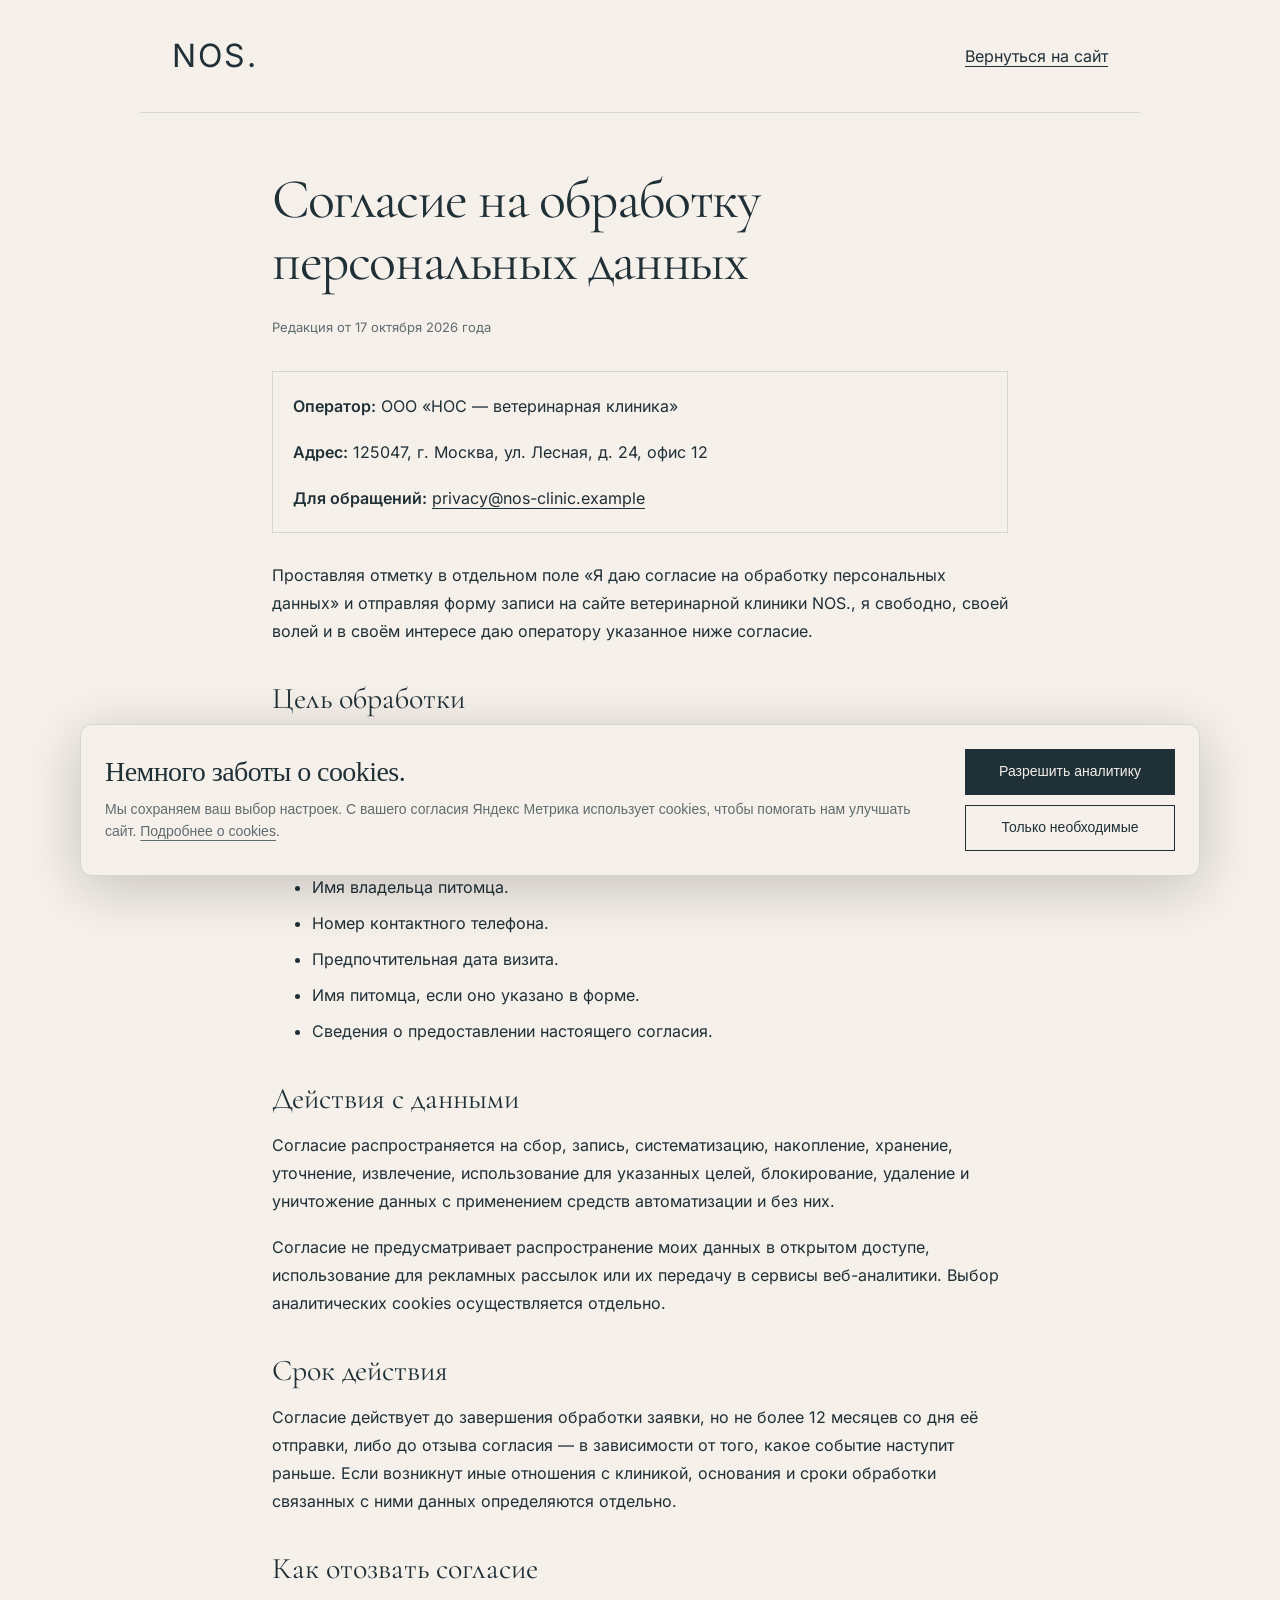
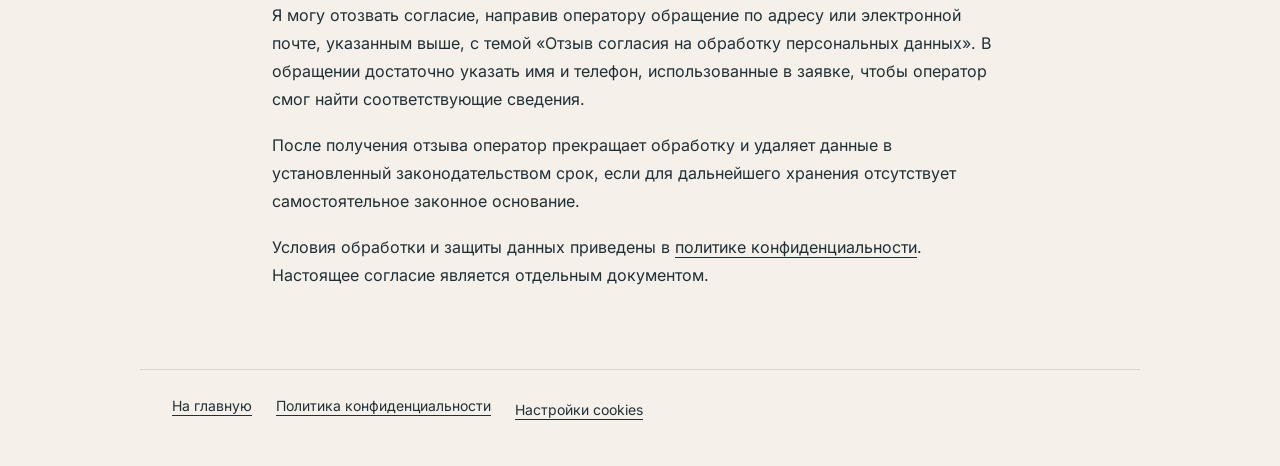
<file: consent.html>
<!doctype html>
<html lang="ru">
<head>
 <meta charset="utf-8">
 <meta name="viewport" content="width=device-width,initial-scale=1">
 <title>Согласие на обработку персональных данных — NOS.</title>
 <link rel="icon" href="assets/brand/nos-wordmark.svg" type="image/svg+xml">
 <link rel="stylesheet" href="assets/fonts/fonts.css">
 <link rel="stylesheet" href="assets/privacy.css">
 <script src="assets/site-config.js" defer></script>
 <script src="assets/privacy.js" defer></script>
</head>
<body class="legal-page">
 <header class="legal-header"><a class="legal-brand" href="index.html" aria-label="NOS. — на главную">NOS.</a><a href="index.html">Вернуться на сайт</a></header>
 <main class="legal-content" tabindex="-1">
  <h1>Согласие на обработку персональных данных</h1>
  <p class="legal-date">Редакция от 17 октября 2026 года</p>
  <div class="operator-details">
   <p><strong>Оператор:</strong> <span data-operator-name>ООО «НОС — ветеринарная клиника»</span></p>
   <p data-operator-row hidden><strong>Адрес:</strong> <span data-operator-address></span></p>
   <p data-operator-row hidden><strong>Для обращений:</strong> <a data-operator-email></a></p>
  </div>
  <p>Проставляя отметку в отдельном поле «Я даю согласие на обработку персональных данных» и отправляя форму записи на сайте ветеринарной клиники NOS., я свободно, своей волей и в своём интересе даю оператору указанное ниже согласие.</p>
  <h2>Цель обработки</h2>
  <p>Обработка моей заявки на приём, обратная связь по указанному телефону, уточнение удобных даты и времени визита, ответы на вопросы и подготовка к посещению клиники.</p>
  <h2>Какие данные я предоставляю</h2>
  <ul><li>Имя владельца питомца.</li><li>Номер контактного телефона.</li><li>Предпочтительная дата визита.</li><li>Имя питомца, если оно указано в форме.</li><li>Сведения о предоставлении настоящего согласия.</li></ul>
  <h2>Действия с данными</h2>
  <p>Согласие распространяется на сбор, запись, систематизацию, накопление, хранение, уточнение, извлечение, использование для указанных целей, блокирование, удаление и уничтожение данных с применением средств автоматизации и без них.</p>
  <p>Согласие не предусматривает распространение моих данных в открытом доступе, использование для рекламных рассылок или их передачу в сервисы веб-аналитики. Выбор аналитических cookies осуществляется отдельно.</p>
  <h2>Срок действия</h2>
  <p>Согласие действует до завершения обработки заявки, но не более 12 месяцев со дня её отправки, либо до отзыва согласия — в зависимости от того, какое событие наступит раньше. Если возникнут иные отношения с клиникой, основания и сроки обработки связанных с ними данных определяются отдельно.</p>
  <h2>Как отозвать согласие</h2>
  <p>Я могу отозвать согласие, направив оператору обращение по адресу или электронной почте, указанным выше, с темой «Отзыв согласия на обработку персональных данных». В обращении достаточно указать имя и телефон, использованные в заявке, чтобы оператор смог найти соответствующие сведения.</p>
  <p>После получения отзыва оператор прекращает обработку и удаляет данные в установленный законодательством срок, если для дальнейшего хранения отсутствует самостоятельное законное основание.</p>
  <p>Условия обработки и защиты данных приведены в <a href="privacy.html">политике конфиденциальности</a>. Настоящее согласие является отдельным документом.</p>
 </main>
 <footer class="legal-footer"><a href="index.html">На главную</a><a href="privacy.html">Политика конфиденциальности</a><button type="button" data-cookie-settings>Настройки cookies</button></footer>
</body>
</html>
</file>
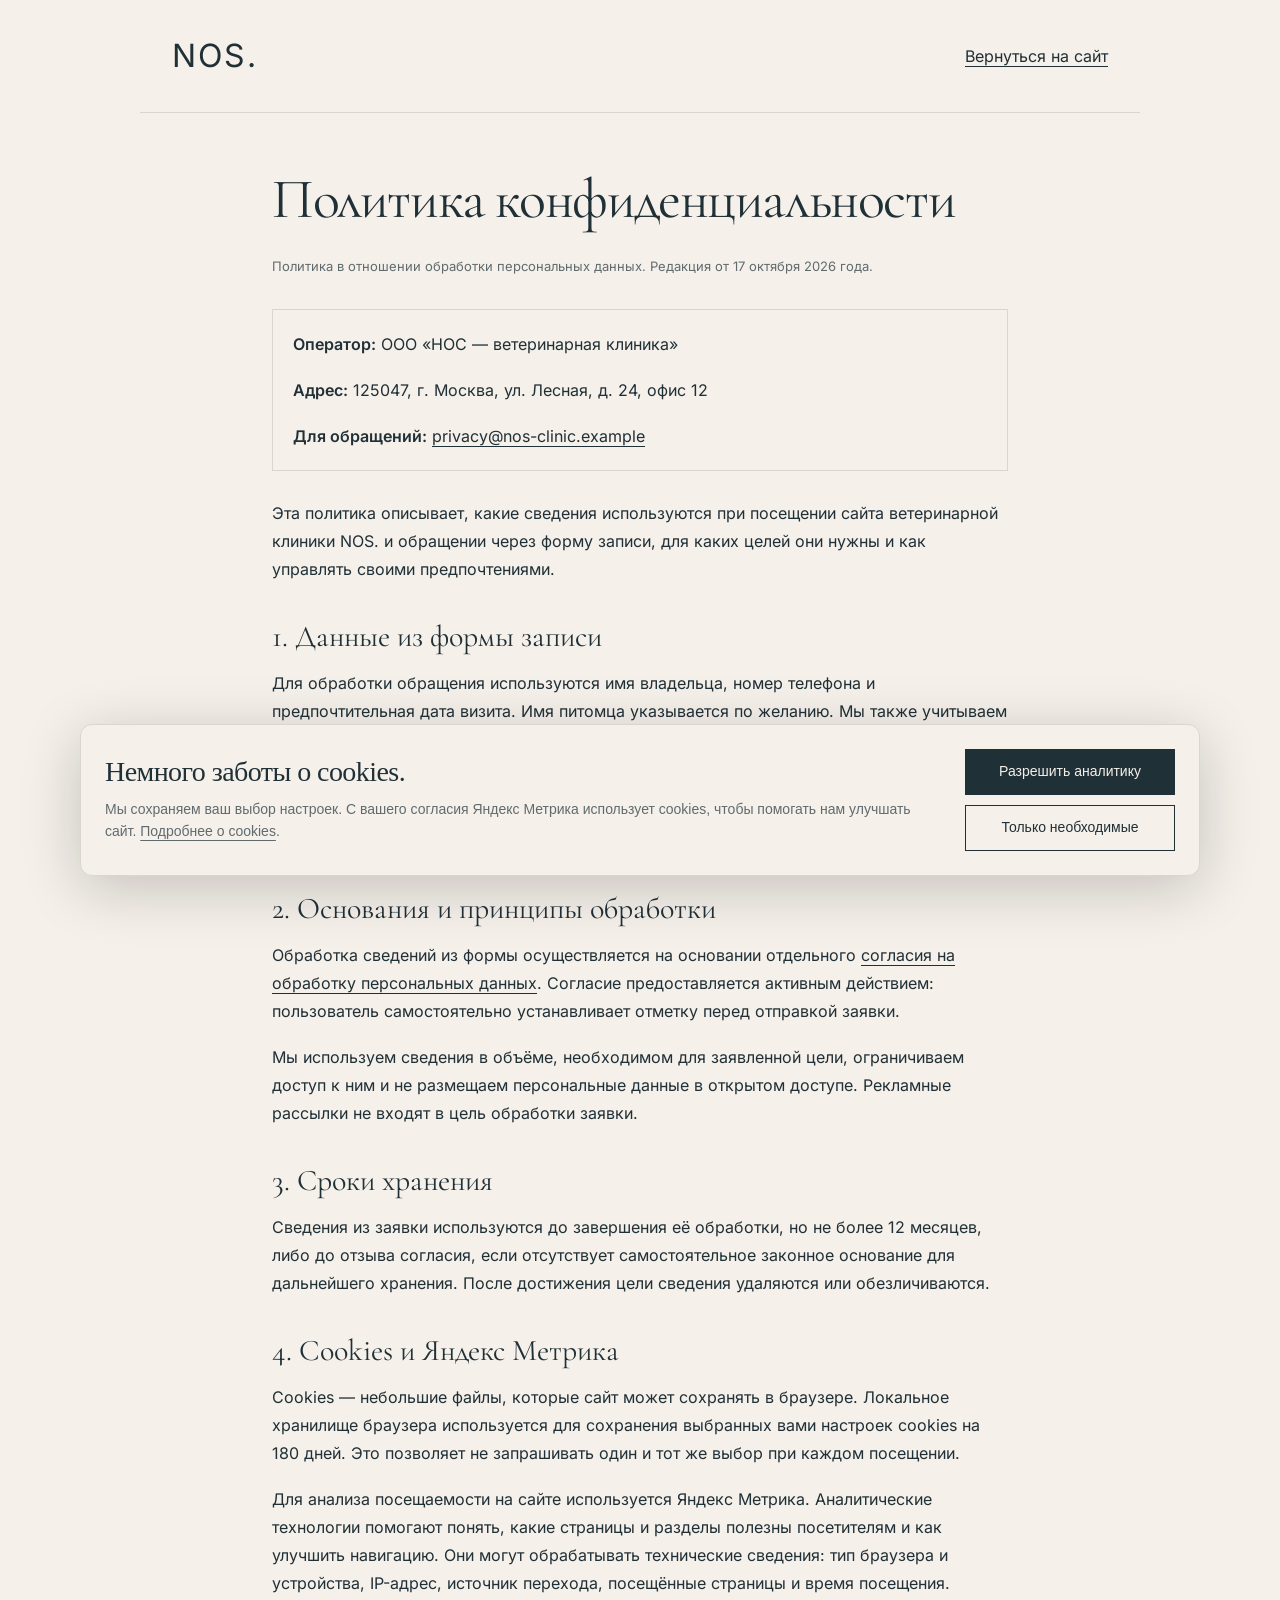
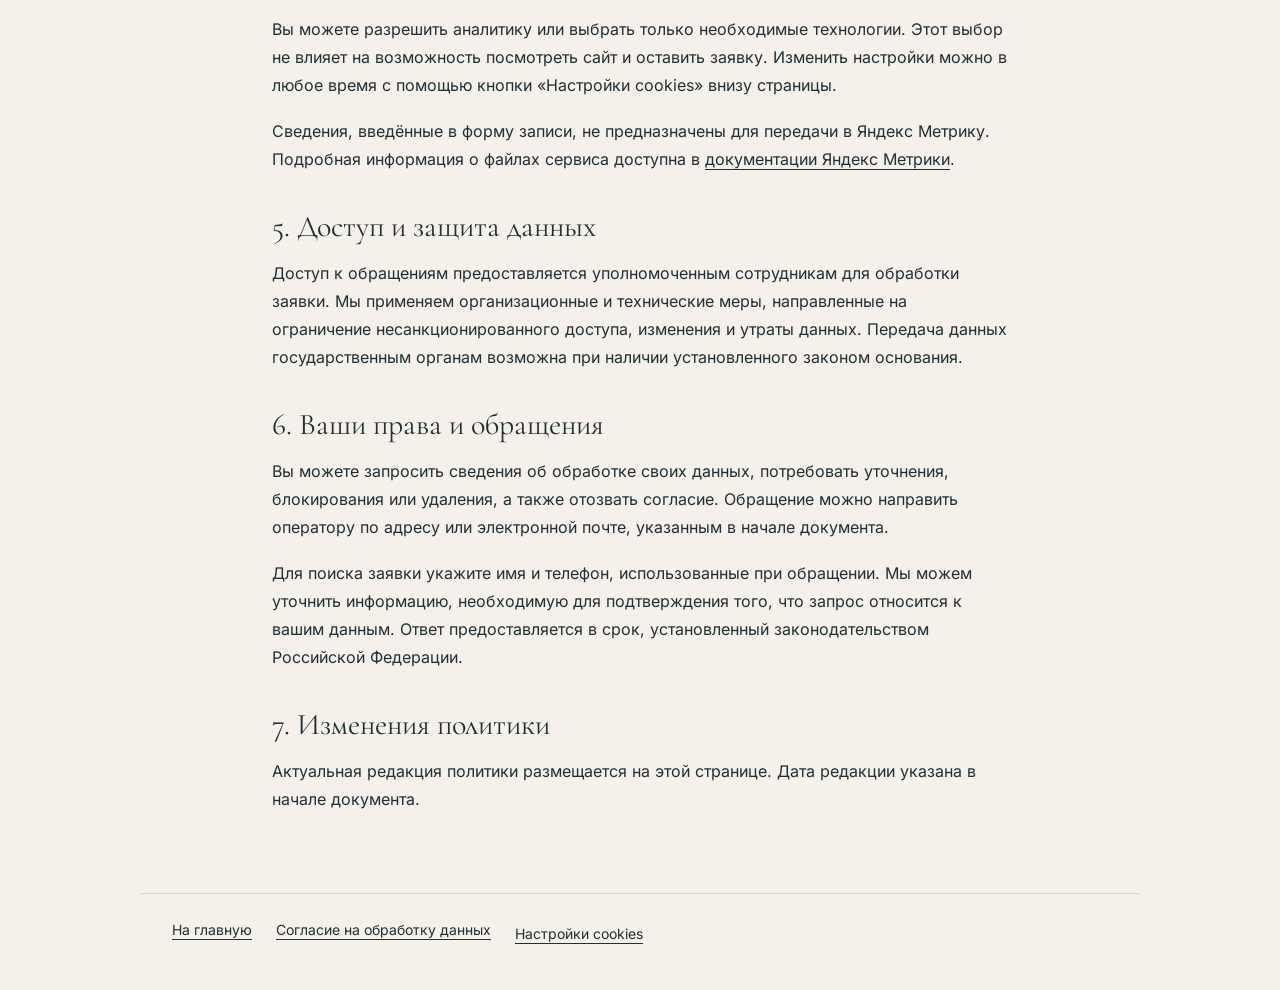
<file: privacy.html>
<!doctype html>
<html lang="ru">
<head>
 <meta charset="utf-8">
 <meta name="viewport" content="width=device-width,initial-scale=1">
 <title>Политика конфиденциальности — NOS.</title>
 <link rel="icon" href="assets/brand/nos-wordmark.svg" type="image/svg+xml">
 <link rel="stylesheet" href="assets/fonts/fonts.css">
 <link rel="stylesheet" href="assets/privacy.css">
 <script src="assets/site-config.js" defer></script>
 <script src="assets/privacy.js" defer></script>
</head>
<body class="legal-page">
 <header class="legal-header"><a class="legal-brand" href="index.html" aria-label="NOS. — на главную">NOS.</a><a href="index.html">Вернуться на сайт</a></header>
 <main class="legal-content" tabindex="-1">
  <h1>Политика конфиденциальности</h1>
  <p class="legal-date">Политика в отношении обработки персональных данных. Редакция от 17 октября 2026 года.</p>
  <div class="operator-details">
   <p><strong>Оператор:</strong> <span data-operator-name>ООО «НОС — ветеринарная клиника»</span></p>
   <p data-operator-row hidden><strong>Адрес:</strong> <span data-operator-address></span></p>
   <p data-operator-row hidden><strong>Для обращений:</strong> <a data-operator-email></a></p>
  </div>
  <p>Эта политика описывает, какие сведения используются при посещении сайта ветеринарной клиники NOS. и обращении через форму записи, для каких целей они нужны и как управлять своими предпочтениями.</p>
  <h2>1. Данные из формы записи</h2>
  <p>Для обработки обращения используются имя владельца, номер телефона и предпочтительная дата визита. Имя питомца указывается по желанию. Мы также учитываем факт предоставления согласия на обработку персональных данных.</p>
  <p>Данные нужны для связи по заявке, уточнения времени приёма и подготовки к визиту. Пожалуйста, не указывайте в форме паспортные данные, платёжные реквизиты или сведения о здоровье людей.</p>
  <h2>2. Основания и принципы обработки</h2>
  <p>Обработка сведений из формы осуществляется на основании отдельного <a href="consent.html">согласия на обработку персональных данных</a>. Согласие предоставляется активным действием: пользователь самостоятельно устанавливает отметку перед отправкой заявки.</p>
  <p>Мы используем сведения в объёме, необходимом для заявленной цели, ограничиваем доступ к ним и не размещаем персональные данные в открытом доступе. Рекламные рассылки не входят в цель обработки заявки.</p>
  <h2>3. Сроки хранения</h2>
  <p>Сведения из заявки используются до завершения её обработки, но не более 12 месяцев, либо до отзыва согласия, если отсутствует самостоятельное законное основание для дальнейшего хранения. После достижения цели сведения удаляются или обезличиваются.</p>
  <h2 id="cookies">4. Cookies и Яндекс Метрика</h2>
  <p>Cookies — небольшие файлы, которые сайт может сохранять в браузере. Локальное хранилище браузера используется для сохранения выбранных вами настроек cookies на 180 дней. Это позволяет не запрашивать один и тот же выбор при каждом посещении.</p>
  <p>Для анализа посещаемости на сайте используется Яндекс Метрика. Аналитические технологии помогают понять, какие страницы и разделы полезны посетителям и как улучшить навигацию. Они могут обрабатывать технические сведения: тип браузера и устройства, IP-адрес, источник перехода, посещённые страницы и время посещения.</p>
  <p>Вы можете разрешить аналитику или выбрать только необходимые технологии. Этот выбор не влияет на возможность посмотреть сайт и оставить заявку. Изменить настройки можно в любое время с помощью кнопки «Настройки cookies» внизу страницы.</p>
  <p>Сведения, введённые в форму записи, не предназначены для передачи в Яндекс Метрику. Подробная информация о файлах сервиса доступна в <a href="https://yandex.ru/support/metrica/ru/general/cookie-usage" target="_blank" rel="noopener noreferrer">документации Яндекс Метрики</a>.</p>
  <h2>5. Доступ и защита данных</h2>
  <p>Доступ к обращениям предоставляется уполномоченным сотрудникам для обработки заявки. Мы применяем организационные и технические меры, направленные на ограничение несанкционированного доступа, изменения и утраты данных. Передача данных государственным органам возможна при наличии установленного законом основания.</p>
  <h2>6. Ваши права и обращения</h2>
  <p>Вы можете запросить сведения об обработке своих данных, потребовать уточнения, блокирования или удаления, а также отозвать согласие. Обращение можно направить оператору по адресу или электронной почте, указанным в начале документа.</p>
  <p>Для поиска заявки укажите имя и телефон, использованные при обращении. Мы можем уточнить информацию, необходимую для подтверждения того, что запрос относится к вашим данным. Ответ предоставляется в срок, установленный законодательством Российской Федерации.</p>
  <h2>7. Изменения политики</h2>
  <p>Актуальная редакция политики размещается на этой странице. Дата редакции указана в начале документа.</p>
 </main>
 <footer class="legal-footer"><a href="index.html">На главную</a><a href="consent.html">Согласие на обработку данных</a><button type="button" data-cookie-settings>Настройки cookies</button></footer>
</body>
</html>
</file>
<file: assets/privacy.css>
.footer-legal{display:flex;flex-wrap:wrap;gap:12px 24px;align-items:center}.footer-legal a,.footer-legal button{text-decoration:underline;text-underline-offset:4px}.footer-legal button,.legal-footer button{font:inherit;text-align:left;padding:0;color:inherit;background:none;border:0;cursor:pointer;min-height:32px;text-decoration:underline;text-underline-offset:4px}
.form-consent{margin-top:28px}.consent-check{display:flex;align-items:flex-start;gap:12px;font-size:14px;line-height:1.65;cursor:pointer}.consent-check input{appearance:auto;flex:none;width:20px;height:20px;margin:2px 0 0;accent-color:var(--ink,#203037);cursor:pointer}.consent-check span{min-width:0}.form-consent a{text-decoration:underline;text-underline-offset:3px}.consent-check input[aria-invalid=true]{outline:2px solid var(--ink,#203037);outline-offset:3px}.form-consent .field-error{margin-top:10px}.consent-policy{margin:12px 0 0 32px;font-size:12px;line-height:1.6;color:var(--muted,#606b6e)}
.cookie-banner{position:fixed;inset:auto 24px 24px;z-index:90;max-width:1120px;margin:0 auto;background:var(--paper,#f5f0ea);color:var(--ink,#203037);border:1px solid var(--line,#d9d5cf);border-radius:12px;padding:24px;box-shadow:0 12px 60px #0003;display:flex;align-items:center;gap:32px;font:400 14px/1.6 var(--body,Arial,sans-serif)}.cookie-banner[hidden]{display:none!important}.js:not(.intro-done) .cookie-banner{visibility:hidden;pointer-events:none}.cookie-copy{flex:1;min-width:0}.cookie-copy h2{font:500 28px/1.1 var(--display,Georgia,serif);letter-spacing:-.02em;margin:0 0 10px}.cookie-copy p{margin:0;color:var(--muted,#606b6e)}.cookie-copy a{color:var(--ink,#203037);text-decoration:underline;text-underline-offset:3px}.cookie-actions{display:flex;flex-direction:column;gap:10px;flex:none;min-width:210px}.cookie-actions button{font:500 14px/1.4 var(--body,Arial,sans-serif);min-height:46px;padding:12px 18px;border:1px solid var(--ink,#203037);background:var(--ink,#203037);color:var(--paper,#f5f0ea);cursor:pointer}.cookie-actions .cookie-decline{background:transparent;color:var(--ink,#203037)}.cookie-actions button:focus-visible{outline:2px solid var(--ink,#203037);outline-offset:4px}
.legal-page{margin:0;background:#f5f0ea;color:#203037;font:400 16px/1.75 Inter,Arial,sans-serif}.legal-page *{box-sizing:border-box}.legal-page [hidden]{display:none!important}.legal-page a{color:inherit;text-underline-offset:4px}.legal-header{max-width:1000px;margin:auto;padding:28px 32px;display:flex;justify-content:space-between;align-items:center;gap:24px;border-bottom:1px solid #d9d5cf}.legal-brand{font-size:32px;letter-spacing:.06em;text-decoration:none}.legal-content{max-width:800px;margin:56px auto 80px;padding:0 32px}.legal-content h1{font:400 clamp(36px,6vw,56px)/1.1 "Cormorant Garamond",Georgia,serif;letter-spacing:-.025em;margin:0 0 24px}.legal-content h2{font:400 30px/1.2 "Cormorant Garamond",Georgia,serif;margin:36px 0 14px}.legal-content p,.legal-content ul{margin:0 0 18px}.legal-content li+li{margin-top:8px}.legal-content .legal-date{font-size:13px;color:#606b6e;margin-bottom:32px}.operator-details{padding:20px;border:1px solid #d9d5cf;margin-bottom:28px}.operator-details p:last-child{margin-bottom:0}.legal-footer{max-width:1000px;margin:auto;padding:24px 32px 40px;border-top:1px solid #d9d5cf;display:flex;flex-wrap:wrap;gap:16px 24px;font-size:14px}
@media(max-width:767px){.footer-legal{margin-top:16px;gap:8px 20px}.cookie-banner{inset:auto 12px 12px;padding:18px;gap:16px;display:block;max-height:60svh;overflow-y:auto;overscroll-behavior:contain}.cookie-copy h2{font-size:26px}.cookie-copy p{font-size:13px;line-height:1.6}.cookie-actions{margin-top:16px;display:grid;grid-template-columns:1fr 1fr;gap:10px;min-width:0}.cookie-actions button{font-size:12px;padding:12px 8px;min-height:48px}.legal-header{padding:20px}.legal-content{margin:36px auto 56px;padding:0 20px}.legal-footer{padding:24px 20px 32px}}
</file>
<file: assets/motion.css>
/* Navigation labels roll inside a fixed-size window, keeping hit areas steady. */
.nav-label-window{position:relative;display:block;overflow:clip;height:1.5em;line-height:1.5;white-space:nowrap}
.nav-label-main,.nav-label-next{display:block;line-height:inherit}
.nav-label-next{position:absolute;inset:0;transform:translateY(115%);opacity:0;pointer-events:none}
.motion-enhanced .nav-label-main,.motion-enhanced .nav-label-next{transition:transform 480ms cubic-bezier(.16,1,.3,1),opacity 240ms ease}
.motion-enhanced .nav-animated{position:relative}
.motion-enhanced .nav-animated:is(:hover,:focus-visible) .nav-label-main{transform:translateY(-115%);opacity:0}
.motion-enhanced .nav-animated:is(:hover,:focus-visible) .nav-label-next{transform:translateY(0);opacity:1}
.motion-enhanced .nav-links a:hover{text-decoration:none}
.motion-enhanced .nav-links a::after{content:'';position:absolute;left:0;right:0;bottom:6px;height:1px;background:currentColor;transform:scaleX(0);transform-origin:right;transition:transform 450ms cubic-bezier(.22,.61,.36,1)}
.motion-enhanced .nav-links a:is(:hover,:focus-visible)::after{transform:scaleX(1);transform-origin:left}
.motion-enhanced .nav-book:is(:hover,:focus-visible) svg{animation:nos-nav-arrow 520ms cubic-bezier(.22,.61,.36,1) both}
.motion-enhanced .nav-book:is(:hover,:focus-visible)::after{animation:nos-nav-rule 600ms cubic-bezier(.22,.61,.36,1) both}
.motion-enhanced .nav-label-window{transition:scale 150ms ease}
.motion-enhanced .nav-animated:active .nav-label-window{scale:.96}
@keyframes nos-nav-arrow{0%{transform:translate(0,0);opacity:1}42%{transform:translate(10px,-10px);opacity:0}43%{transform:translate(-10px,10px);opacity:0}100%{transform:translate(0,0);opacity:1}}
@keyframes nos-nav-rule{0%{transform:scaleX(1);transform-origin:right}45%{transform:scaleX(0);transform-origin:right}46%{transform:scaleX(0);transform-origin:left}100%{transform:scaleX(1);transform-origin:left}}

/* Entrances use paint and compositing properties, preserving document flow. */
.motion-enhanced .motion-line{overflow:clip;padding-block:.08em;margin-block:-.08em}
.js.motion-enhanced .motion-line-inner{transform:translate3d(0,108%,0) rotate(2deg);transition-duration:820ms;transition-timing-function:cubic-bezier(.16,1,.3,1)}
.js.motion-enhanced .motion-title.is-visible .motion-line-inner,.js.motion-enhanced.hero-revealed #heroTitle .motion-line-inner{transform:translate3d(0,0,0)}

.motion-enhanced .photo-reveal{clip-path:inset(0 0 100% 0 round 12px);transition:clip-path 950ms cubic-bezier(.16,1,.3,1);transition-delay:var(--photo-delay,50ms)}
.motion-enhanced .has-arrived .photo-reveal,.motion-enhanced .has-arrived.photo-reveal{clip-path:inset(0 0 0 0 round 12px)}
.motion-enhanced .detail-reveal{opacity:0;filter:blur(3px);transform:translate3d(0,16px,0);transition:opacity 650ms ease,filter 650ms ease,transform 750ms cubic-bezier(.16,1,.3,1);transition-delay:var(--detail-delay,120ms)}
.motion-enhanced .has-arrived .detail-reveal{opacity:1;filter:blur(0);transform:translate3d(0,0,0)}
.motion-enhanced .drawn-heart{stroke-dasharray:1;stroke-dashoffset:1;transition:stroke-dashoffset 1000ms cubic-bezier(.22,.61,.36,1) 280ms}
.motion-enhanced .has-arrived .drawn-heart{stroke-dashoffset:0}
.motion-enhanced .doctor-portrait{overflow:hidden;border-radius:var(--radius,12px)}
.motion-enhanced .doctor-portrait img{scale:1;transition:scale 850ms cubic-bezier(.22,.61,.36,1)}

.motion-enhanced .primary-button{position:relative;isolation:isolate;overflow:hidden;translate:var(--pointer-x,0px) var(--pointer-y,0px);transition:background 240ms,transform 240ms,translate 300ms cubic-bezier(.22,.61,.36,1)}
.button-pulse{position:absolute;left:var(--pulse-x,50%);top:var(--pulse-y,50%);width:80px;height:80px;border-radius:50%;background:currentColor;opacity:0;pointer-events:none;animation:nos-button-pulse 650ms ease-out forwards;z-index:-1}
@keyframes nos-button-pulse{from{transform:translate(-50%,-50%) scale(0);opacity:.2}to{transform:translate(-50%,-50%) scale(9);opacity:0}}

.motion-enhanced .booking-dialog[open]{animation:nos-dialog-enter 380ms cubic-bezier(.16,1,.3,1) both}
.motion-enhanced .booking-dialog[open]::backdrop{animation:nos-backdrop-enter 300ms ease both}
.motion-enhanced .booking-dialog[open] .form-field{animation:nos-field-enter 500ms cubic-bezier(.16,1,.3,1) both;animation-delay:calc(90ms + var(--field-order,0) * 65ms)}
.motion-enhanced .booking-dialog[open] .form-field:focus-within{animation:none}
.motion-enhanced .menu[open] .menu-links a{animation:nos-menu-enter 650ms cubic-bezier(.16,1,.3,1) both;animation-delay:calc(var(--menu-order,0) * 65ms)}
@keyframes nos-dialog-enter{from{opacity:0;transform:translate3d(0,22px,0) scale(.975)}to{opacity:1;transform:translate3d(0,0,0) scale(1)}}
@keyframes nos-backdrop-enter{from{opacity:0}to{opacity:1}}
@keyframes nos-field-enter{from{opacity:0;transform:translate3d(0,12px,0)}to{opacity:1;transform:translate3d(0,0,0)}}
@keyframes nos-menu-enter{from{opacity:0;transform:translate3d(24px,10px,0)}to{opacity:1;transform:translate3d(0,0,0)}}

@media(hover:hover) and (pointer:fine){
 .motion-enhanced .doctor-card:hover .doctor-portrait img{scale:1.035}
 .motion-enhanced .gallery-expand-item.is-active .gallery-caption .specialist-pet-heart{animation:nos-heart-beat 650ms ease both}
}
@keyframes nos-heart-beat{0%,100%{scale:1}35%{scale:1.2}65%{scale:.96}}
@media(max-width:767px){
 .motion-enhanced .photo-reveal{transition-duration:750ms}
 .js.motion-enhanced .motion-line-inner{transition-duration:650ms}
 .motion-enhanced .detail-reveal{filter:none;transition-duration:500ms}
}
@media(prefers-reduced-motion:reduce){
 .motion-enhanced .photo-reveal{clip-path:none;transition:none}
 .motion-enhanced .detail-reveal{opacity:1;filter:none;transform:none;transition:none}
 .motion-enhanced .drawn-heart{stroke-dashoffset:0;transition:none}
 .motion-enhanced .primary-button{translate:none}
 .button-pulse{display:none}
 .motion-enhanced .booking-dialog[open],.motion-enhanced .booking-dialog[open]::backdrop,.motion-enhanced .booking-dialog[open] .form-field,.motion-enhanced .menu[open] .menu-links a{animation:none}
}
</file>
<file: assets/fonts/fonts.css>
/* cyrillic-ext */
@font-face {
  font-family: 'Cormorant Garamond';
  font-style: normal;
  font-weight: 400;
  font-display: swap;
  src: url(cormorant-garamond-cyrillic-ext-400.woff2) format('woff2');
  unicode-range: U+0460-052F, U+1C80-1C8A, U+20B4, U+2DE0-2DFF, U+A640-A69F, U+FE2E-FE2F;
}
/* cyrillic */
@font-face {
  font-family: 'Cormorant Garamond';
  font-style: normal;
  font-weight: 400;
  font-display: swap;
  src: url(cormorant-garamond-cyrillic-400.woff2) format('woff2');
  unicode-range: U+0301, U+0400-045F, U+0490-0491, U+04B0-04B1, U+2116;
}
/* latin */
@font-face {
  font-family: 'Cormorant Garamond';
  font-style: normal;
  font-weight: 400;
  font-display: swap;
  src: url(cormorant-garamond-latin-400.woff2) format('woff2');
  unicode-range: U+0000-00FF, U+0131, U+0152-0153, U+02BB-02BC, U+02C6, U+02DA, U+02DC, U+0304, U+0308, U+0329, U+2000-206F, U+20AC, U+2122, U+2191, U+2193, U+2212, U+2215, U+FEFF, U+FFFD;
}
/* cyrillic-ext */
@font-face {
  font-family: 'Cormorant Garamond';
  font-style: normal;
  font-weight: 500;
  font-display: swap;
  src: url(cormorant-garamond-cyrillic-ext-400.woff2) format('woff2');
  unicode-range: U+0460-052F, U+1C80-1C8A, U+20B4, U+2DE0-2DFF, U+A640-A69F, U+FE2E-FE2F;
}
/* cyrillic */
@font-face {
  font-family: 'Cormorant Garamond';
  font-style: normal;
  font-weight: 500;
  font-display: swap;
  src: url(cormorant-garamond-cyrillic-400.woff2) format('woff2');
  unicode-range: U+0301, U+0400-045F, U+0490-0491, U+04B0-04B1, U+2116;
}
/* latin */
@font-face {
  font-family: 'Cormorant Garamond';
  font-style: normal;
  font-weight: 500;
  font-display: swap;
  src: url(cormorant-garamond-latin-400.woff2) format('woff2');
  unicode-range: U+0000-00FF, U+0131, U+0152-0153, U+02BB-02BC, U+02C6, U+02DA, U+02DC, U+0304, U+0308, U+0329, U+2000-206F, U+20AC, U+2122, U+2191, U+2193, U+2212, U+2215, U+FEFF, U+FFFD;
}
/* cyrillic-ext */
@font-face {
  font-family: 'Cormorant Garamond';
  font-style: normal;
  font-weight: 600;
  font-display: swap;
  src: url(cormorant-garamond-cyrillic-ext-400.woff2) format('woff2');
  unicode-range: U+0460-052F, U+1C80-1C8A, U+20B4, U+2DE0-2DFF, U+A640-A69F, U+FE2E-FE2F;
}
/* cyrillic */
@font-face {
  font-family: 'Cormorant Garamond';
  font-style: normal;
  font-weight: 600;
  font-display: swap;
  src: url(cormorant-garamond-cyrillic-400.woff2) format('woff2');
  unicode-range: U+0301, U+0400-045F, U+0490-0491, U+04B0-04B1, U+2116;
}
/* latin */
@font-face {
  font-family: 'Cormorant Garamond';
  font-style: normal;
  font-weight: 600;
  font-display: swap;
  src: url(cormorant-garamond-latin-400.woff2) format('woff2');
  unicode-range: U+0000-00FF, U+0131, U+0152-0153, U+02BB-02BC, U+02C6, U+02DA, U+02DC, U+0304, U+0308, U+0329, U+2000-206F, U+20AC, U+2122, U+2191, U+2193, U+2212, U+2215, U+FEFF, U+FFFD;
}
/* cyrillic-ext */
@font-face {
  font-family: 'Inter';
  font-style: normal;
  font-weight: 300;
  font-display: swap;
  src: url(inter-cyrillic-ext-300.woff2) format('woff2');
  unicode-range: U+0460-052F, U+1C80-1C8A, U+20B4, U+2DE0-2DFF, U+A640-A69F, U+FE2E-FE2F;
}
/* cyrillic */
@font-face {
  font-family: 'Inter';
  font-style: normal;
  font-weight: 300;
  font-display: swap;
  src: url(inter-cyrillic-300.woff2) format('woff2');
  unicode-range: U+0301, U+0400-045F, U+0490-0491, U+04B0-04B1, U+2116;
}
/* latin */
@font-face {
  font-family: 'Inter';
  font-style: normal;
  font-weight: 300;
  font-display: swap;
  src: url(inter-latin-300.woff2) format('woff2');
  unicode-range: U+0000-00FF, U+0131, U+0152-0153, U+02BB-02BC, U+02C6, U+02DA, U+02DC, U+0304, U+0308, U+0329, U+2000-206F, U+20AC, U+2122, U+2191, U+2193, U+2212, U+2215, U+FEFF, U+FFFD;
}
/* cyrillic-ext */
@font-face {
  font-family: 'Inter';
  font-style: normal;
  font-weight: 400;
  font-display: swap;
  src: url(inter-cyrillic-ext-300.woff2) format('woff2');
  unicode-range: U+0460-052F, U+1C80-1C8A, U+20B4, U+2DE0-2DFF, U+A640-A69F, U+FE2E-FE2F;
}
/* cyrillic */
@font-face {
  font-family: 'Inter';
  font-style: normal;
  font-weight: 400;
  font-display: swap;
  src: url(inter-cyrillic-300.woff2) format('woff2');
  unicode-range: U+0301, U+0400-045F, U+0490-0491, U+04B0-04B1, U+2116;
}
/* latin */
@font-face {
  font-family: 'Inter';
  font-style: normal;
  font-weight: 400;
  font-display: swap;
  src: url(inter-latin-300.woff2) format('woff2');
  unicode-range: U+0000-00FF, U+0131, U+0152-0153, U+02BB-02BC, U+02C6, U+02DA, U+02DC, U+0304, U+0308, U+0329, U+2000-206F, U+20AC, U+2122, U+2191, U+2193, U+2212, U+2215, U+FEFF, U+FFFD;
}
/* cyrillic-ext */
@font-face {
  font-family: 'Inter';
  font-style: normal;
  font-weight: 500;
  font-display: swap;
  src: url(inter-cyrillic-ext-300.woff2) format('woff2');
  unicode-range: U+0460-052F, U+1C80-1C8A, U+20B4, U+2DE0-2DFF, U+A640-A69F, U+FE2E-FE2F;
}
/* cyrillic */
@font-face {
  font-family: 'Inter';
  font-style: normal;
  font-weight: 500;
  font-display: swap;
  src: url(inter-cyrillic-300.woff2) format('woff2');
  unicode-range: U+0301, U+0400-045F, U+0490-0491, U+04B0-04B1, U+2116;
}
/* latin */
@font-face {
  font-family: 'Inter';
  font-style: normal;
  font-weight: 500;
  font-display: swap;
  src: url(inter-latin-300.woff2) format('woff2');
  unicode-range: U+0000-00FF, U+0131, U+0152-0153, U+02BB-02BC, U+02C6, U+02DA, U+02DC, U+0304, U+0308, U+0329, U+2000-206F, U+20AC, U+2122, U+2191, U+2193, U+2212, U+2215, U+FEFF, U+FFFD;
}
/* cyrillic-ext */
@font-face {
  font-family: 'Inter';
  font-style: normal;
  font-weight: 600;
  font-display: swap;
  src: url(inter-cyrillic-ext-300.woff2) format('woff2');
  unicode-range: U+0460-052F, U+1C80-1C8A, U+20B4, U+2DE0-2DFF, U+A640-A69F, U+FE2E-FE2F;
}
/* cyrillic */
@font-face {
  font-family: 'Inter';
  font-style: normal;
  font-weight: 600;
  font-display: swap;
  src: url(inter-cyrillic-300.woff2) format('woff2');
  unicode-range: U+0301, U+0400-045F, U+0490-0491, U+04B0-04B1, U+2116;
}
/* latin */
@font-face {
  font-family: 'Inter';
  font-style: normal;
  font-weight: 600;
  font-display: swap;
  src: url(inter-latin-300.woff2) format('woff2');
  unicode-range: U+0000-00FF, U+0131, U+0152-0153, U+02BB-02BC, U+02C6, U+02DA, U+02DC, U+0304, U+0308, U+0329, U+2000-206F, U+20AC, U+2122, U+2191, U+2193, U+2212, U+2215, U+FEFF, U+FFFD;
}
/* latin */
@font-face {
  font-family: 'Syne';
  font-style: normal;
  font-weight: 400;
  font-display: swap;
  src: url(syne-latin-400.woff2) format('woff2');
  unicode-range: U+0000-00FF, U+0131, U+0152-0153, U+02BB-02BC, U+02C6, U+02DA, U+02DC, U+0304, U+0308, U+0329, U+2000-206F, U+20AC, U+2122, U+2191, U+2193, U+2212, U+2215, U+FEFF, U+FFFD;
}
/* latin */
@font-face {
  font-family: 'Syne';
  font-style: normal;
  font-weight: 700;
  font-display: swap;
  src: url(syne-latin-400.woff2) format('woff2');
  unicode-range: U+0000-00FF, U+0131, U+0152-0153, U+02BB-02BC, U+02C6, U+02DA, U+02DC, U+0304, U+0308, U+0329, U+2000-206F, U+20AC, U+2122, U+2191, U+2193, U+2212, U+2215, U+FEFF, U+FFFD;
}
/* latin */
@font-face {
  font-family: 'Syne';
  font-style: normal;
  font-weight: 800;
  font-display: swap;
  src: url(syne-latin-400.woff2) format('woff2');
  unicode-range: U+0000-00FF, U+0131, U+0152-0153, U+02BB-02BC, U+02C6, U+02DA, U+02DC, U+0304, U+0308, U+0329, U+2000-206F, U+20AC, U+2122, U+2191, U+2193, U+2212, U+2215, U+FEFF, U+FFFD;
}

/* Caveat / The Caveat Project Authors. SIL OFL 1.1: assets/fonts/Caveat-OFL.txt.
   Source: https://github.com/google/fonts/tree/main/ofl/caveat */
@font-face {
 font-family: 'Caveat';
 font-style: normal;
 font-weight: 400 700;
 font-display: swap;
 src: url(caveat-variable.ttf) format('truetype');
}


/* Bad Script / The Bad Script Project Authors. SIL OFL 1.1: assets/fonts/BadScript-OFL.txt.
   Source: https://github.com/google/fonts/tree/main/ofl/badscript */
@font-face {
 font-family: 'Bad Script';
 font-style: normal;
 font-weight: 400;
 font-display: swap;
 src: url(bad-script-regular.ttf) format('truetype');
}


/* Comforter / The Comforter Project Authors. SIL OFL 1.1: assets/fonts/Comforter-OFL.txt.
   Source: https://github.com/google/fonts/tree/main/ofl/comforter */
@font-face {
 font-family: 'Comforter';
 font-style: normal;
 font-weight: 400;
 font-display: swap;
 src: url(comforter-regular.ttf) format('truetype');
}

/* Marck Script / Denis Masharov. SIL OFL 1.1: assets/fonts/MarckScript-OFL.txt.
   Source: https://github.com/google/fonts/tree/main/ofl/marckscript */
@font-face {
 font-family: 'Marck Script';
 font-style: normal;
 font-weight: 400;
 font-display: swap;
 src: url(marck-script-regular.ttf) format('truetype');
}
</file>
